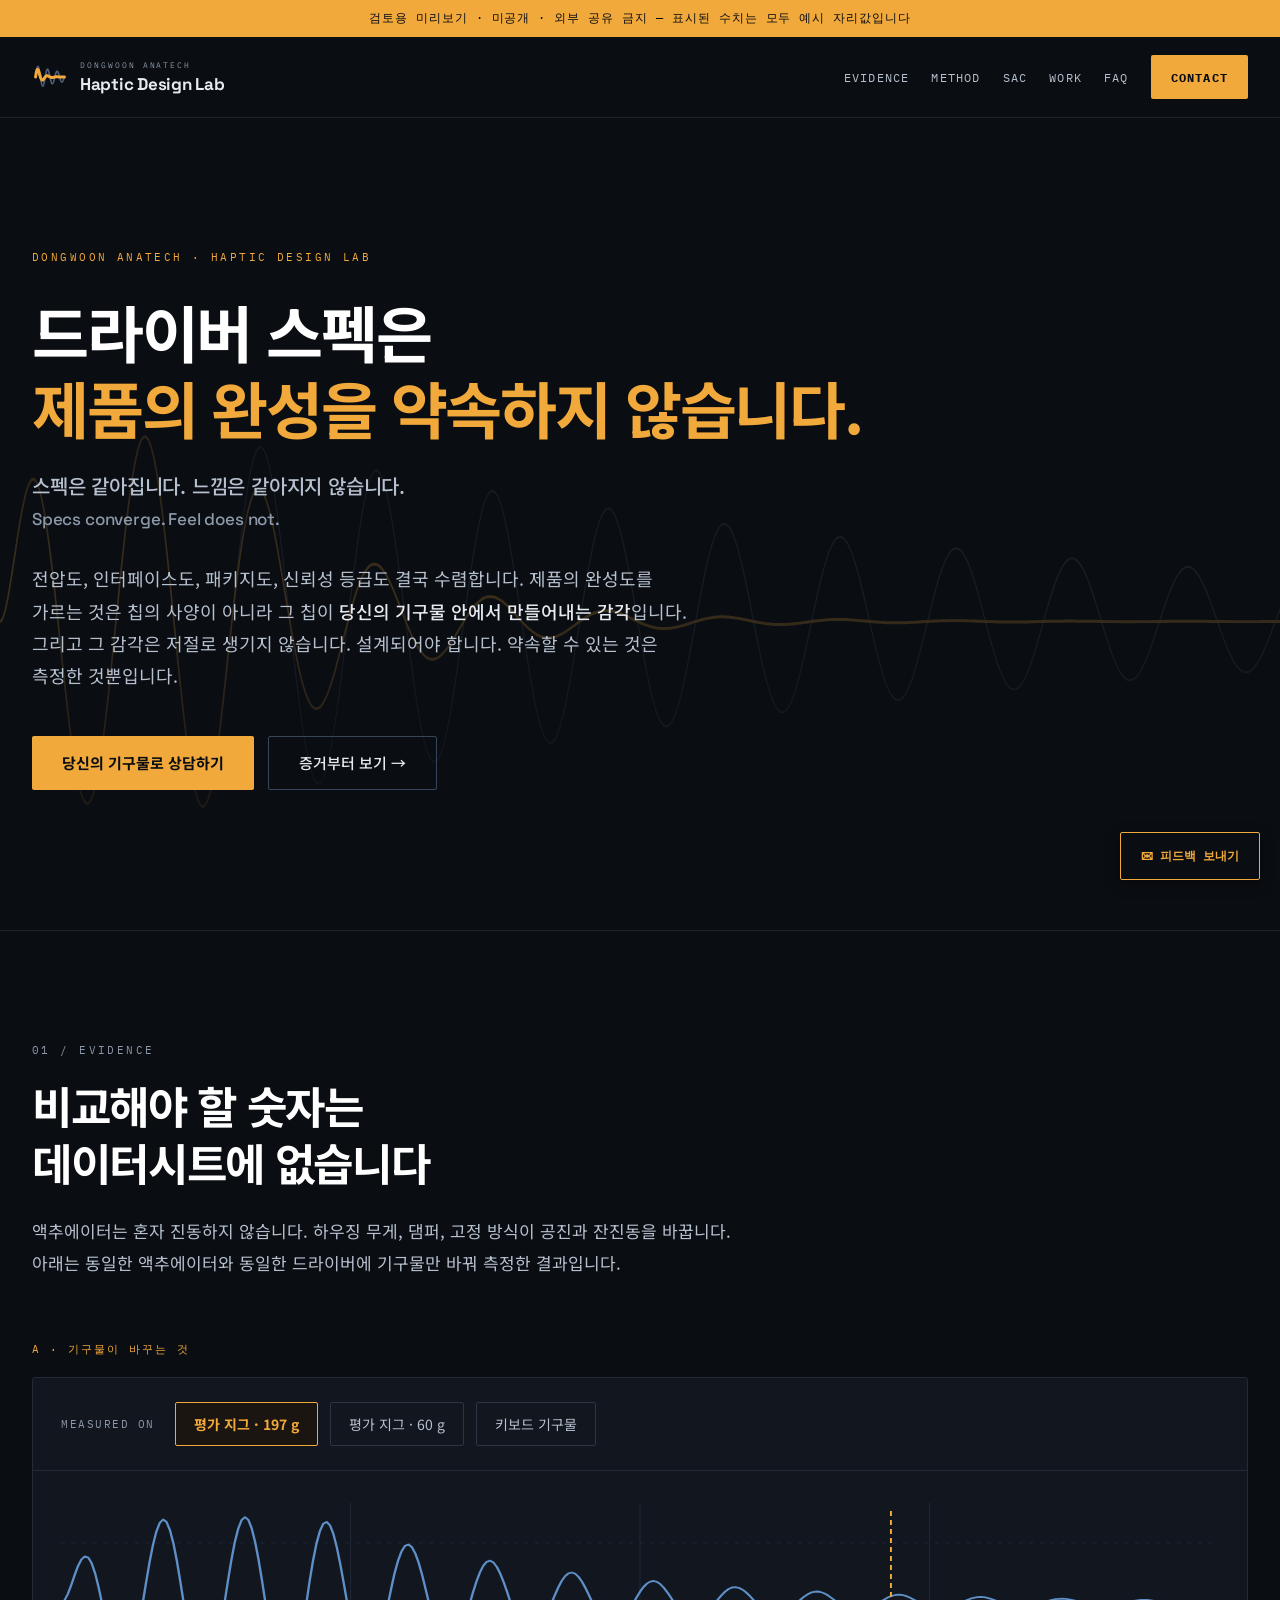
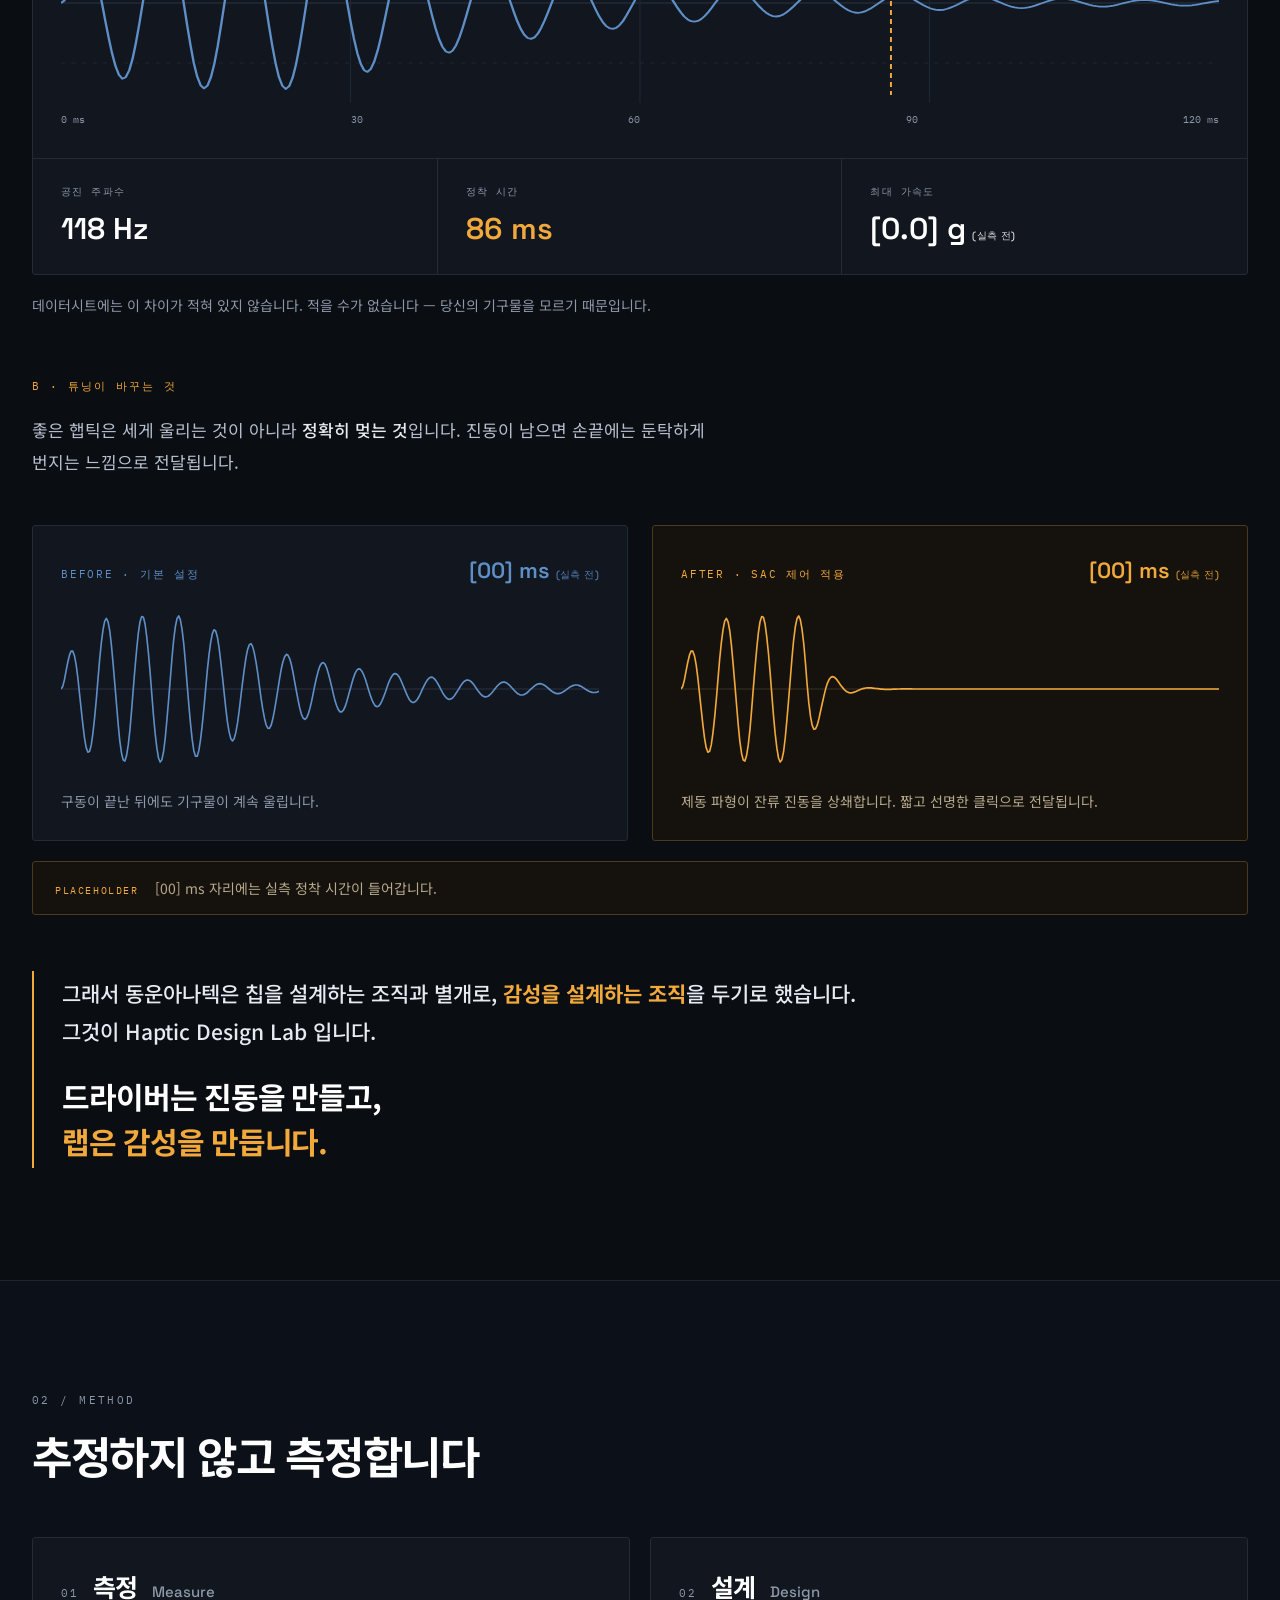
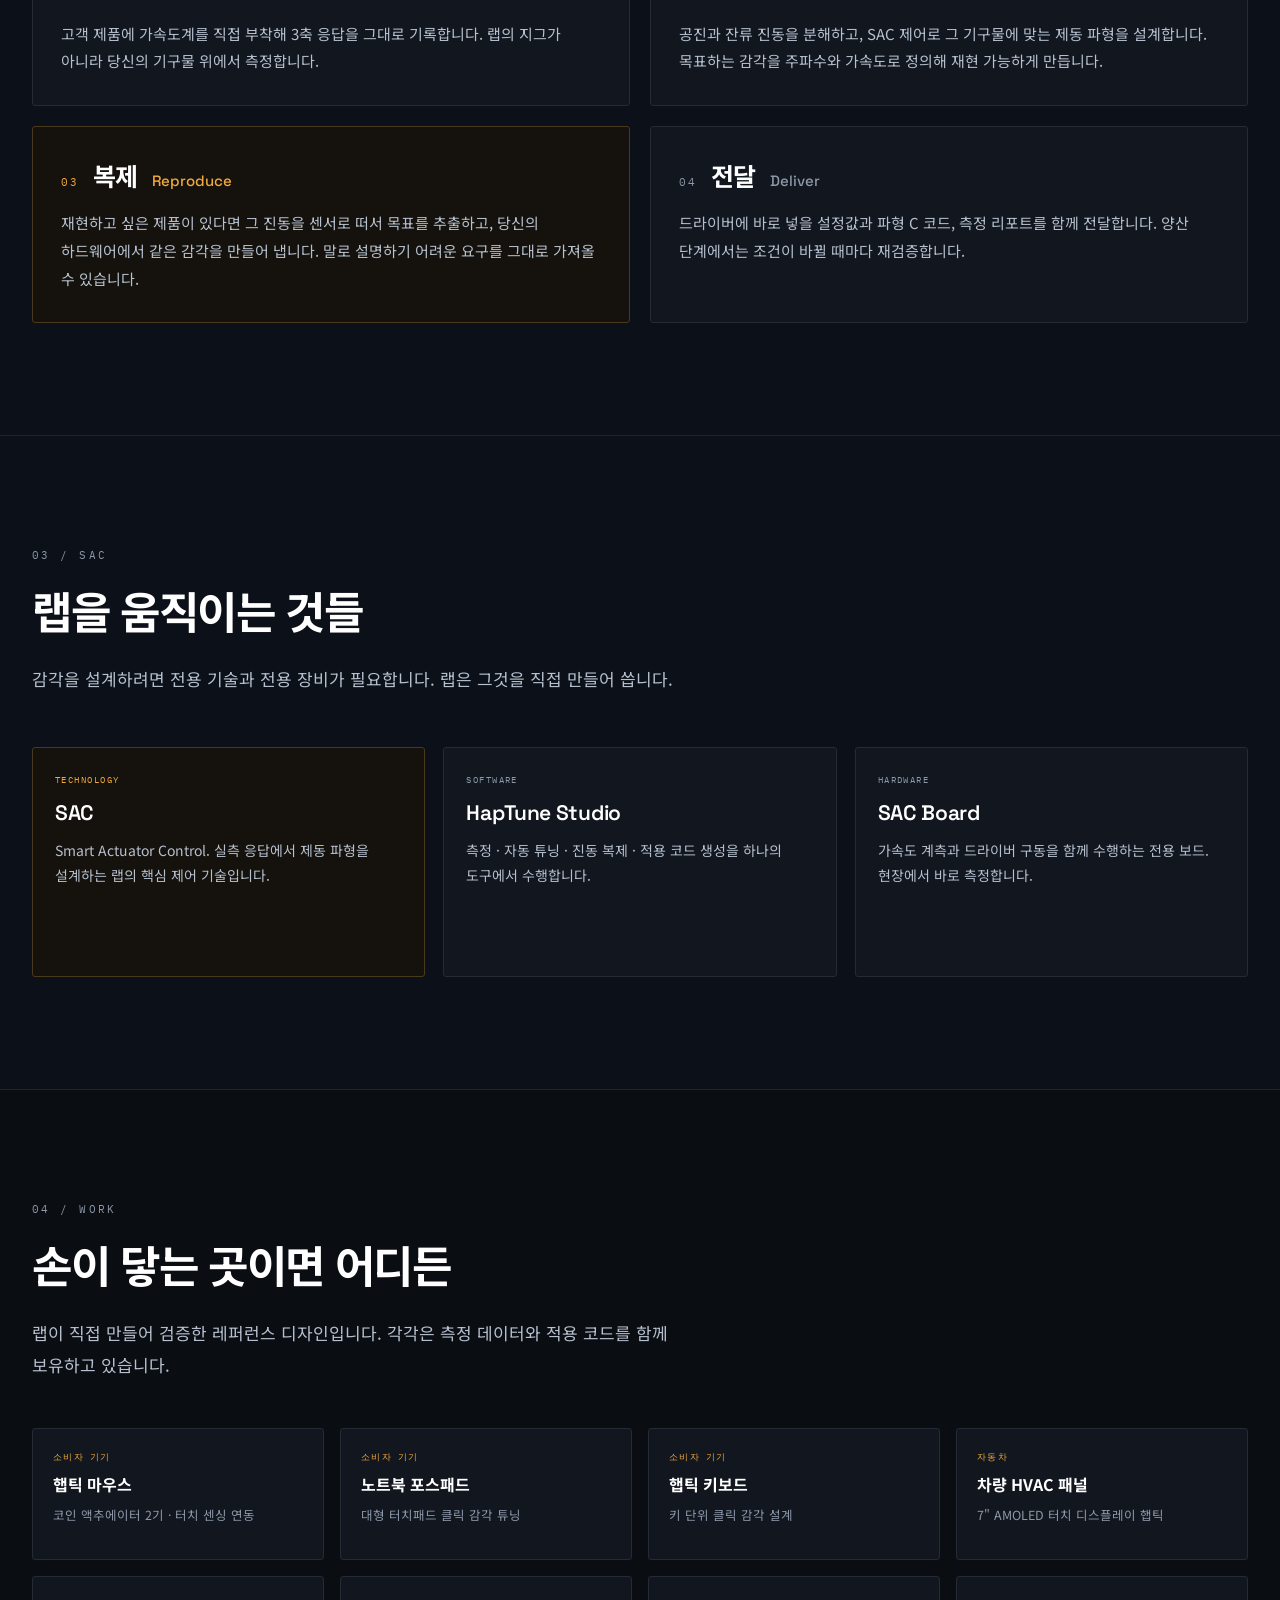
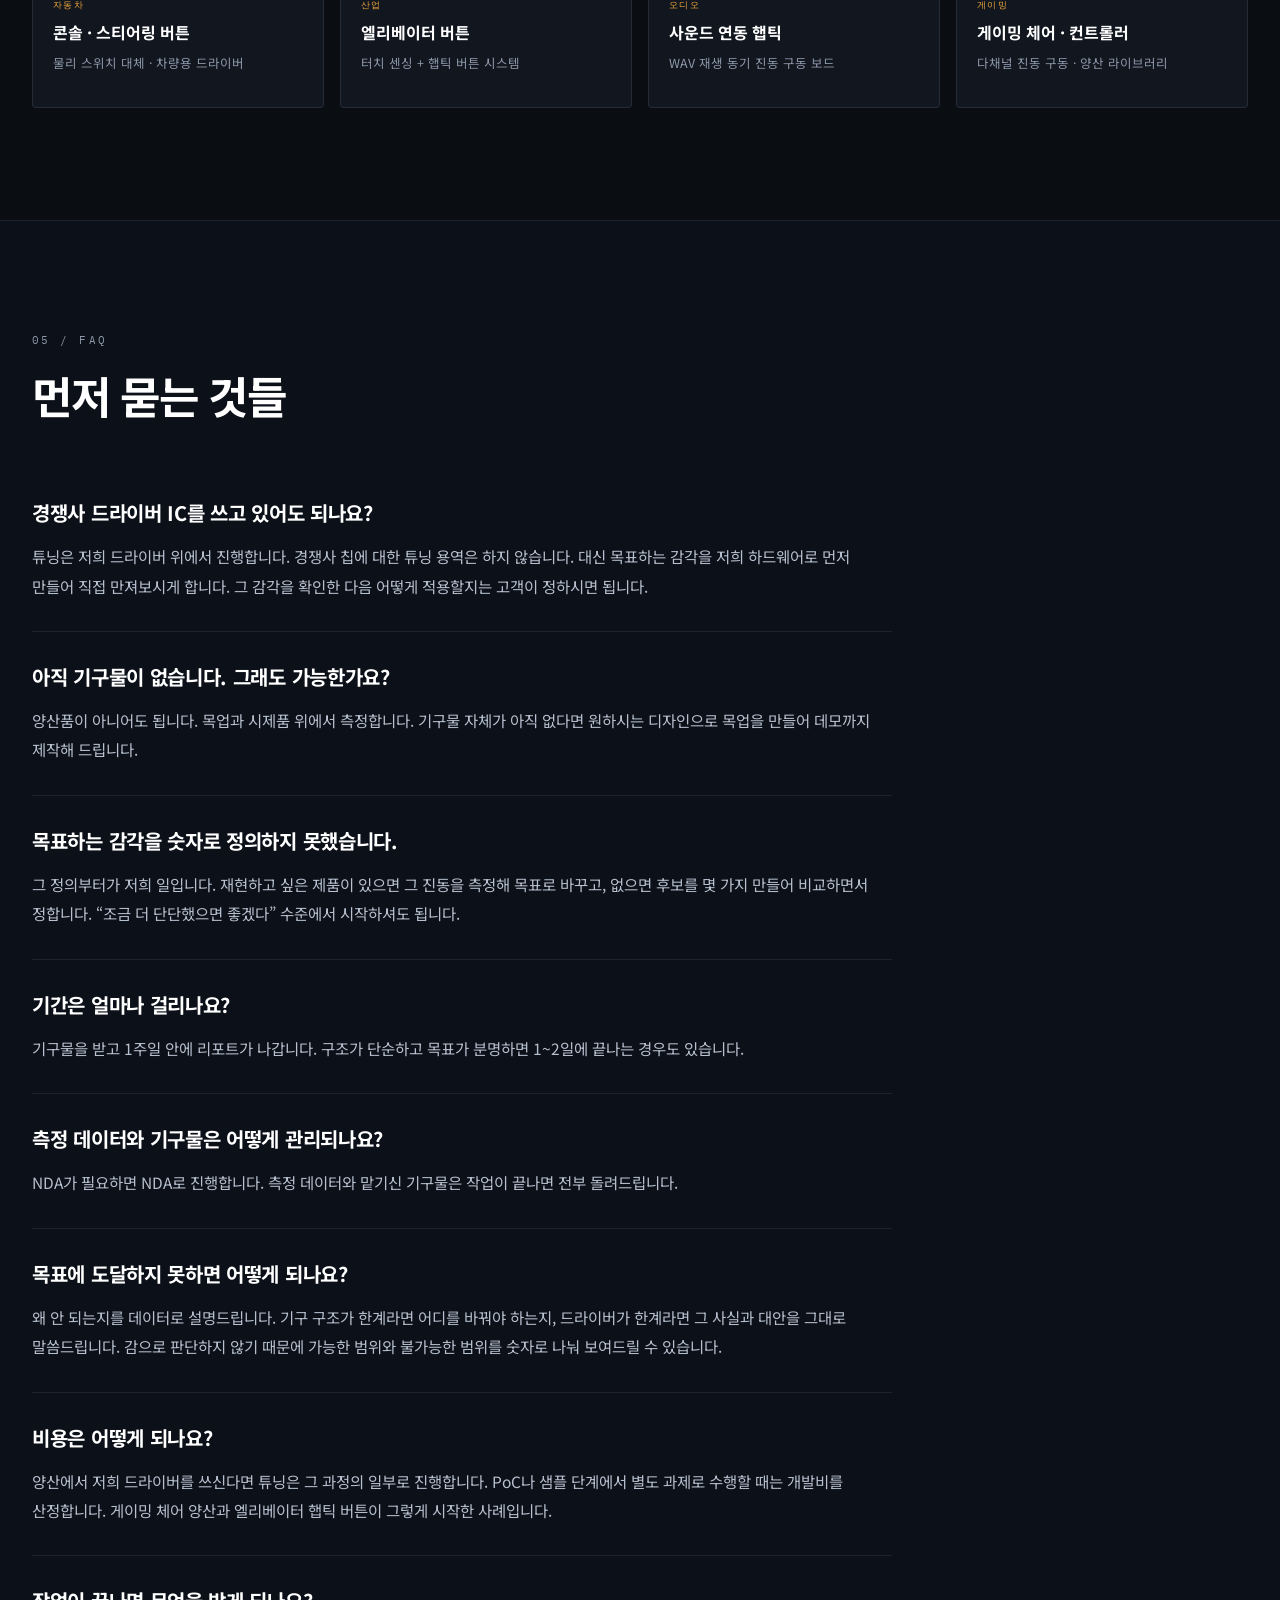
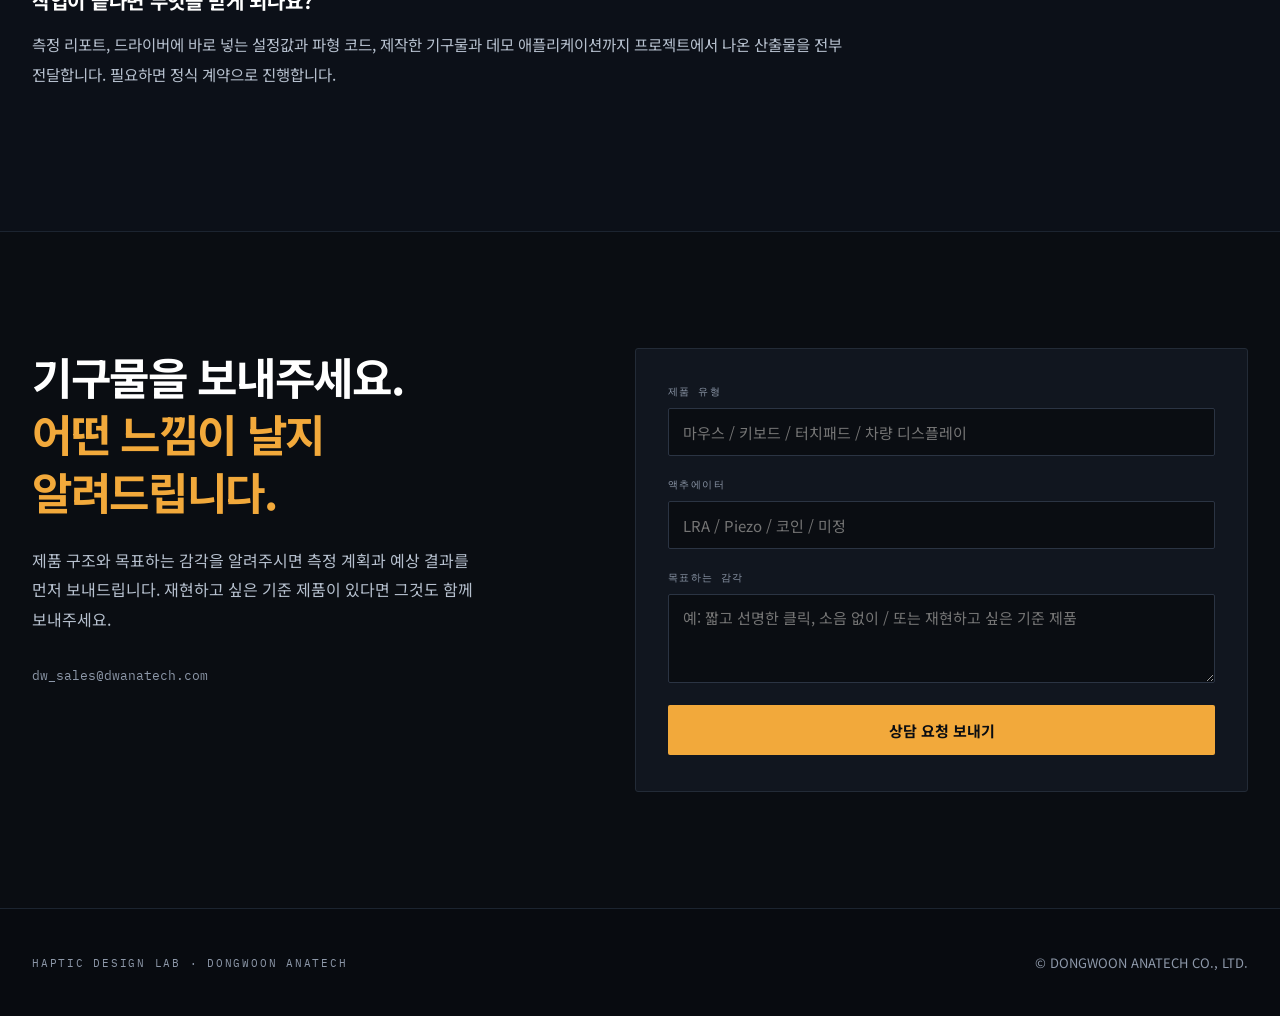
<file: index.html>
<!doctype html>
<html lang="ko">
<head>
<meta charset="utf-8">
<title>Haptic Design Lab — 소개 페이지</title>
<!-- PREVIEW ONLY -->
<meta name="robots" content="noindex,nofollow">
<!-- /PREVIEW ONLY -->
<link rel="stylesheet" href="https://fonts.googleapis.com/css2?family=IBM+Plex+Mono:wght@400;500&amp;family=Noto+Sans+KR:wght@400;500;700&amp;family=Space+Grotesk:wght@500;600;700&amp;display=swap">
<style>
body { margin: 0; background: #0A0D12; color: #E6EBF2; font-family: "Noto Sans KR", system-ui, sans-serif; -webkit-font-smoothing: antialiased; word-break: keep-all; }
a { color: #8FBDF0; }
a:hover { color: #BFD9F7; }
h1, h2, h3 { margin: 0; }
p { margin: 0; }

.preview-banner{background:#F2A93B;color:#0A0D12;font-family:'IBM Plex Mono',monospace;font-size:12px;letter-spacing:.08em;padding:10px 20px;display:flex;flex-wrap:wrap;gap:8px 16px;align-items:center;justify-content:center;text-align:center}
.preview-feedback{position:fixed;right:20px;bottom:20px;z-index:999;display:inline-flex;align-items:center;min-height:46px;padding:0 20px;border-radius:2px;background:#0A0D12;color:#F2A93B;border:1px solid #F2A93B;font-family:'IBM Plex Mono',monospace;font-size:12px;font-weight:700;text-decoration:none;box-shadow:0 4px 14px rgba(0,0,0,.4)}
.unmeasured{font-size:10px;font-weight:500;letter-spacing:.04em;opacity:.85;margin-left:6px}

</style>
</head>
<body>
<!-- PREVIEW ONLY -->
<div class="preview-banner">검토용 미리보기 · 미공개 · 외부 공유 금지 — 표시된 수치는 모두 예시 자리값입니다</div>
<a class="preview-feedback" href="mailto:magi8051@naver.com?subject=%5BHaptic%20Design%20Lab%20%EB%AF%B8%EB%A6%AC%EB%B3%B4%EA%B8%B0%5D%20Main%20%ED%94%BC%EB%93%9C%EB%B0%B1&body=%EC%84%B9%EC%85%98%20%EB%B2%88%ED%98%B8%3A%20%0A%ED%94%BC%EB%93%9C%EB%B0%B1%3A%20%0A">✉ 피드백 보내기</a>
<!-- /PREVIEW ONLY -->

<div style="width: 100%; background: #0A0D12; overflow-x: hidden">

  <!-- ============ NAV ============ -->
  <header style="border-bottom: 1px solid #1C2430; background: #0A0D12">
    <div style="max-width: 1240px; margin: 0 auto; padding: 18px 32px; display: flex; flex-wrap: wrap; align-items: center; gap: 18px 32px">
      <a href="#top" style="text-decoration: none; display: flex; align-items: center; gap: 12px">
        <svg viewBox="0 0 120 120" width="36" height="36" aria-hidden="true" style="display: block; color: #F2A93B; flex: none">
          <path d="M 12.00 60.00 L 12.37 57.26 L 12.74 54.55 L 13.11 51.89 L 13.48 49.28 L 13.85 46.76 L 14.22 44.32 L 14.58 41.98 L 14.95 39.75 L 15.32 37.64 L 15.69 35.67 L 16.06 33.83 L 16.43 32.15 L 16.80 30.62 L 17.17 29.26 L 17.54 28.07 L 17.91 27.06 L 18.28 26.22 L 18.65 25.57 L 19.02 25.10 L 19.38 24.82 L 19.75 24.73 L 20.12 24.82 L 20.49 25.10 L 20.86 25.56 L 21.23 26.19 L 21.60 27.00 L 21.97 27.98 L 22.34 29.11 L 22.71 30.40 L 23.08 31.84 L 23.45 33.42 L 23.82 35.12 L 24.18 36.94 L 24.55 38.87 L 24.92 40.90 L 25.29 43.01 L 25.66 45.20 L 26.03 47.45 L 26.40 49.75 L 26.77 52.09 L 27.14 54.46 L 27.51 56.83 L 27.88 59.21 L 28.25 61.57 L 28.62 63.91 L 28.98 66.22 L 29.35 68.47 L 29.72 70.66 L 30.09 72.79 L 30.46 74.83 L 30.83 76.78 L 31.20 78.62 L 31.57 80.36 L 31.94 81.98 L 32.31 83.47 L 32.68 84.82 L 33.05 86.04 L 33.42 87.11 L 33.78 88.04 L 34.15 88.81 L 34.52 89.42 L 34.89 89.87 L 35.26 90.17 L 35.63 90.30 L 36.00 90.27 L 36.37 90.09 L 36.74 89.75 L 37.11 89.25 L 37.48 88.61 L 37.85 87.82 L 38.22 86.89 L 38.58 85.82 L 38.95 84.63 L 39.32 83.31 L 39.69 81.88 L 40.06 80.35 L 40.43 78.72 L 40.80 77.00 L 41.17 75.21 L 41.54 73.35 L 41.91 71.43 L 42.28 69.47 L 42.65 67.47 L 43.02 65.44 L 43.38 63.40 L 43.75 61.36 L 44.12 59.32 L 44.49 57.30 L 44.86 55.31 L 45.23 53.36 L 45.60 51.46 L 45.97 49.61 L 46.34 47.83 L 46.71 46.13 L 47.08 44.51 L 47.45 42.99 L 47.82 41.56 L 48.18 40.25 L 48.55 39.04 L 48.92 37.95 L 49.29 36.99 L 49.66 36.15 L 50.03 35.45 L 50.40 34.88 L 50.77 34.44 L 51.14 34.14 L 51.51 33.98 L 51.88 33.96 L 52.25 34.07 L 52.62 34.32 L 52.98 34.70 L 53.35 35.22 L 53.72 35.85 L 54.09 36.61 L 54.46 37.49 L 54.83 38.48 L 55.20 39.58 L 55.57 40.77 L 55.94 42.06 L 56.31 43.44 L 56.68 44.89 L 57.05 46.41 L 57.42 47.99 L 57.78 49.62 L 58.15 51.30 L 58.52 53.01 L 58.89 54.74 L 59.26 56.49 L 59.63 58.25 L 60.00 60.00 L 60.37 61.74 L 60.74 63.46 L 61.11 65.15 L 61.48 66.80 L 61.85 68.40 L 62.22 69.95 L 62.58 71.44 L 62.95 72.85 L 63.32 74.19 L 63.69 75.44 L 64.06 76.61 L 64.43 77.68 L 64.80 78.65 L 65.17 79.51 L 65.54 80.27 L 65.91 80.91 L 66.28 81.44 L 66.65 81.85 L 67.02 82.15 L 67.38 82.33 L 67.75 82.39 L 68.12 82.33 L 68.49 82.15 L 68.86 81.86 L 69.23 81.46 L 69.60 80.95 L 69.97 80.33 L 70.34 79.61 L 70.71 78.79 L 71.08 77.87 L 71.45 76.87 L 71.82 75.79 L 72.18 74.64 L 72.55 73.41 L 72.92 72.12 L 73.29 70.78 L 73.66 69.39 L 74.03 67.96 L 74.40 66.50 L 74.77 65.02 L 75.14 63.52 L 75.51 62.01 L 75.88 60.50 L 76.25 59.00 L 76.62 57.52 L 76.98 56.05 L 77.35 54.62 L 77.72 53.23 L 78.09 51.88 L 78.46 50.59 L 78.83 49.35 L 79.20 48.18 L 79.57 47.08 L 79.94 46.05 L 80.31 45.10 L 80.68 44.24 L 81.05 43.47 L 81.42 42.79 L 81.78 42.20 L 82.15 41.72 L 82.52 41.33 L 82.89 41.04 L 83.26 40.85 L 83.63 40.77 L 84.00 40.78 L 84.37 40.90 L 84.74 41.12 L 85.11 41.43 L 85.48 41.84 L 85.85 42.34 L 86.22 42.93 L 86.58 43.61 L 86.95 44.37 L 87.32 45.20 L 87.69 46.11 L 88.06 47.08 L 88.43 48.12 L 88.80 49.21 L 89.17 50.34 L 89.54 51.53 L 89.91 52.74 L 90.28 53.99 L 90.65 55.26 L 91.02 56.55 L 91.38 57.84 L 91.75 59.14 L 92.12 60.43 L 92.49 61.71 L 92.86 62.97 L 93.23 64.21 L 93.60 65.42 L 93.97 66.59 L 94.34 67.72 L 94.71 68.80 L 95.08 69.83 L 95.45 70.80 L 95.82 71.70 L 96.18 72.54 L 96.55 73.30 L 96.92 73.99 L 97.29 74.60 L 97.66 75.14 L 98.03 75.58 L 98.40 75.95 L 98.77 76.22 L 99.14 76.41 L 99.51 76.51 L 99.88 76.53 L 100.25 76.46 L 100.62 76.30 L 100.98 76.06 L 101.35 75.73 L 101.72 75.33 L 102.09 74.84 L 102.46 74.29 L 102.83 73.66 L 103.20 72.96 L 103.57 72.20 L 103.94 71.39 L 104.31 70.51 L 104.68 69.59 L 105.05 68.63 L 105.42 67.62 L 105.78 66.59 L 106.15 65.52 L 106.52 64.44 L 106.89 63.34 L 107.26 62.23 L 107.63 61.11 L 108.00 60.00" fill="none" stroke="#51607A" stroke-width="5.5" stroke-linecap="round" stroke-linejoin="round"></path>
          <path d="M 12.00 60.00 L 12.37 57.30 L 12.74 54.73 L 13.11 52.30 L 13.48 50.00 L 13.85 47.86 L 14.22 45.86 L 14.58 44.03 L 14.95 42.37 L 15.32 40.87 L 15.69 39.53 L 16.06 38.37 L 16.43 37.37 L 16.80 36.54 L 17.17 35.87 L 17.54 35.37 L 17.91 35.02 L 18.28 34.83 L 18.65 34.78 L 19.02 34.88 L 19.38 35.11 L 19.75 35.47 L 20.12 35.96 L 20.49 36.55 L 20.86 37.26 L 21.23 38.06 L 21.60 38.95 L 21.97 39.92 L 22.34 40.97 L 22.71 42.08 L 23.08 43.24 L 23.45 44.45 L 23.82 45.69 L 24.18 46.97 L 24.55 48.26 L 24.92 49.57 L 25.29 50.89 L 25.66 52.20 L 26.03 53.50 L 26.40 54.78 L 26.77 56.04 L 27.14 57.27 L 27.51 58.47 L 27.88 59.62 L 28.25 60.74 L 28.62 61.80 L 28.98 62.81 L 29.35 63.76 L 29.72 64.65 L 30.09 65.48 L 30.46 66.24 L 30.83 66.94 L 31.20 67.58 L 31.57 68.14 L 31.94 68.64 L 32.31 69.07 L 32.68 69.43 L 33.05 69.72 L 33.42 69.94 L 33.78 70.11 L 34.15 70.21 L 34.52 70.24 L 34.89 70.22 L 35.26 70.15 L 35.63 70.02 L 36.00 69.84 L 36.37 69.61 L 36.74 69.34 L 37.11 69.03 L 37.48 68.67 L 37.85 68.29 L 38.22 67.88 L 38.58 67.43 L 38.95 66.97 L 39.32 66.48 L 39.69 65.98 L 40.06 65.47 L 40.43 64.94 L 40.80 64.41 L 41.17 63.88 L 41.54 63.35 L 41.91 62.82 L 42.28 62.29 L 42.65 61.78 L 43.02 61.27 L 43.38 60.78 L 43.75 60.31 L 44.12 59.85 L 44.49 59.41 L 44.86 58.99 L 45.23 58.60 L 45.60 58.23 L 45.97 57.88 L 46.34 57.56 L 46.71 57.27 L 47.08 57.00 L 47.45 56.77 L 47.82 56.56 L 48.18 56.37 L 48.55 56.22 L 48.92 56.09 L 49.29 55.99 L 49.66 55.91 L 50.03 55.86 L 50.40 55.84 L 50.77 55.84 L 51.14 55.87 L 51.51 55.91 L 51.88 55.98 L 52.25 56.06 L 52.62 56.17 L 52.98 56.29 L 53.35 56.43 L 53.72 56.58 L 54.09 56.74 L 54.46 56.92 L 54.83 57.11 L 55.20 57.30 L 55.57 57.50 L 55.94 57.71 L 56.31 57.92 L 56.68 58.14 L 57.05 58.35 L 57.42 58.57 L 57.78 58.78 L 58.15 59.00 L 58.52 59.21 L 58.89 59.42 L 59.26 59.62 L 59.63 59.81 L 60.00 60.00 L 60.37 60.18 L 60.74 60.35 L 61.11 60.52 L 61.48 60.67 L 61.85 60.81 L 62.22 60.95 L 62.58 61.07 L 62.95 61.18 L 63.32 61.28 L 63.69 61.37 L 64.06 61.45 L 64.43 61.52 L 64.80 61.57 L 65.17 61.62 L 65.54 61.65 L 65.91 61.67 L 66.28 61.69 L 66.65 61.69 L 67.02 61.68 L 67.38 61.67 L 67.75 61.64 L 68.12 61.61 L 68.49 61.57 L 68.86 61.52 L 69.23 61.47 L 69.60 61.41 L 69.97 61.35 L 70.34 61.28 L 70.71 61.20 L 71.08 61.12 L 71.45 61.04 L 71.82 60.96 L 72.18 60.87 L 72.55 60.79 L 72.92 60.70 L 73.29 60.61 L 73.66 60.52 L 74.03 60.44 L 74.40 60.35 L 74.77 60.27 L 75.14 60.18 L 75.51 60.10 L 75.88 60.03 L 76.25 59.95 L 76.62 59.88 L 76.98 59.81 L 77.35 59.75 L 77.72 59.69 L 78.09 59.63 L 78.46 59.58 L 78.83 59.53 L 79.20 59.49 L 79.57 59.45 L 79.94 59.42 L 80.31 59.39 L 80.68 59.37 L 81.05 59.35 L 81.42 59.33 L 81.78 59.32 L 82.15 59.32 L 82.52 59.31 L 82.89 59.31 L 83.26 59.32 L 83.63 59.33 L 84.00 59.34 L 84.37 59.36 L 84.74 59.37 L 85.11 59.40 L 85.48 59.42 L 85.85 59.44 L 86.22 59.47 L 86.58 59.50 L 86.95 59.53 L 87.32 59.57 L 87.69 59.60 L 88.06 59.63 L 88.43 59.67 L 88.80 59.70 L 89.17 59.74 L 89.54 59.78 L 89.91 59.81 L 90.28 59.85 L 90.65 59.88 L 91.02 59.91 L 91.38 59.95 L 91.75 59.98 L 92.12 60.01 L 92.49 60.04 L 92.86 60.07 L 93.23 60.09 L 93.60 60.12 L 93.97 60.14 L 94.34 60.16 L 94.71 60.18 L 95.08 60.20 L 95.45 60.22 L 95.82 60.23 L 96.18 60.24 L 96.55 60.25 L 96.92 60.26 L 97.29 60.27 L 97.66 60.27 L 98.03 60.28 L 98.40 60.28 L 98.77 60.28 L 99.14 60.28 L 99.51 60.27 L 99.88 60.27 L 100.25 60.26 L 100.62 60.26 L 100.98 60.25 L 101.35 60.24 L 101.72 60.23 L 102.09 60.22 L 102.46 60.21 L 102.83 60.19 L 103.20 60.18 L 103.57 60.17 L 103.94 60.15 L 104.31 60.14 L 104.68 60.12 L 105.05 60.11 L 105.42 60.10 L 105.78 60.08 L 106.15 60.07 L 106.52 60.05 L 106.89 60.04 L 107.26 60.03 L 107.63 60.01 L 108.00 60.00" fill="none" stroke="currentColor" stroke-width="10" stroke-linecap="round" stroke-linejoin="round"></path>
        </svg>
        <span style="display: flex; flex-direction: column; gap: 3px">
          <span style="font-family: 'IBM Plex Mono', monospace; font-size: 7.5px; letter-spacing: 0.26em; color: #8D98A9">DONGWOON ANATECH</span>
          <span style="font-family: 'Space Grotesk', sans-serif; font-size: 17px; font-weight: 700; letter-spacing: -0.015em; color: #E6EBF2">Haptic Design Lab</span>
        </span>
      </a>
      <nav style="display: flex; flex-wrap: wrap; align-items: center; gap: 22px; margin-left: auto">
        <a href="#evidence" style="font-family: 'IBM Plex Mono', monospace; font-size: 12px; letter-spacing: 0.1em; color: #B6C0CE; text-decoration: none">EVIDENCE</a>
        <a href="#method" style="font-family: 'IBM Plex Mono', monospace; font-size: 12px; letter-spacing: 0.1em; color: #B6C0CE; text-decoration: none">METHOD</a>
        <a href="#eco" style="font-family: 'IBM Plex Mono', monospace; font-size: 12px; letter-spacing: 0.1em; color: #B6C0CE; text-decoration: none">SAC</a>
        <a href="#work" style="font-family: 'IBM Plex Mono', monospace; font-size: 12px; letter-spacing: 0.1em; color: #B6C0CE; text-decoration: none">WORK</a>
        <a href="#faq" style="font-family: 'IBM Plex Mono', monospace; font-size: 12px; letter-spacing: 0.1em; color: #B6C0CE; text-decoration: none">FAQ</a>
        <a href="#contact" style="display: inline-flex; align-items: center; min-height: 44px; padding: 0 20px; border-radius: 2px; background: #F2A93B; color: #0A0D12; font-family: 'IBM Plex Mono', monospace; font-size: 12px; font-weight: 700; letter-spacing: 0.1em; text-decoration: none">CONTACT</a>
      </nav>
    </div>
  </header>

  <!-- ============ HERO ============ -->
  <section id="top" style="position: relative; border-bottom: 1px solid #1C2430">
    <div aria-hidden="true" style="position: absolute; inset: 0; overflow: hidden; pointer-events: none">
      <svg viewBox="0 0 1600 420" preserveAspectRatio="none" style="position: absolute; left: 0; bottom: 0; width: 100%; height: 76%; opacity: 0.42">
        <path d="M 0.0 210.0 L 1.8 209.4 L 3.6 207.6 L 5.3 204.8 L 7.1 201.1 L 8.9 196.6 L 10.7 191.5 L 12.4 185.9 L 14.2 179.9 L 16.0 173.7 L 17.8 167.3 L 19.6 160.9 L 21.3 154.6 L 23.1 148.5 L 24.9 142.6 L 26.7 137.1 L 28.4 132.0 L 30.2 127.5 L 32.0 123.4 L 33.8 120.0 L 35.6 117.3 L 37.3 115.2 L 39.1 113.8 L 40.9 113.2 L 42.7 113.3 L 44.4 114.2 L 46.2 115.8 L 48.0 118.2 L 49.8 121.3 L 51.6 125.1 L 53.3 129.6 L 55.1 134.8 L 56.9 140.6 L 58.7 146.9 L 60.4 153.8 L 62.2 161.1 L 64.0 168.9 L 65.8 177.0 L 67.6 185.5 L 69.3 194.2 L 71.1 203.1 L 72.9 212.2 L 74.7 221.3 L 76.4 230.4 L 78.2 239.5 L 80.0 248.4 L 81.8 257.2 L 83.6 265.7 L 85.3 274.0 L 87.1 281.9 L 88.9 289.4 L 90.7 296.4 L 92.4 303.0 L 94.2 309.0 L 96.0 314.5 L 97.8 319.3 L 99.6 323.5 L 101.3 327.0 L 103.1 329.8 L 104.9 331.9 L 106.7 333.2 L 108.4 333.8 L 110.2 333.7 L 112.0 332.8 L 113.8 331.2 L 115.6 328.9 L 117.3 325.8 L 119.1 322.1 L 120.9 317.6 L 122.7 312.5 L 124.4 306.8 L 126.2 300.5 L 128.0 293.7 L 129.8 286.3 L 131.6 278.5 L 133.3 270.3 L 135.1 261.7 L 136.9 252.8 L 138.7 243.6 L 140.4 234.2 L 142.2 224.7 L 144.0 215.0 L 145.8 205.4 L 147.6 195.7 L 149.3 186.2 L 151.1 176.7 L 152.9 167.5 L 154.7 158.5 L 156.4 149.8 L 158.2 141.5 L 160.0 133.6 L 161.8 126.1 L 163.6 119.1 L 165.3 112.7 L 167.1 106.9 L 168.9 101.6 L 170.7 97.0 L 172.4 93.1 L 174.2 89.8 L 176.0 87.3 L 177.8 85.5 L 179.6 84.5 L 181.3 84.1 L 183.1 84.6 L 184.9 85.8 L 186.7 87.7 L 188.4 90.3 L 190.2 93.7 L 192.0 97.7 L 193.8 102.5 L 195.6 107.8 L 197.3 113.8 L 199.1 120.3 L 200.9 127.4 L 202.7 135.0 L 204.4 143.0 L 206.2 151.4 L 208.0 160.1 L 209.8 169.2 L 211.6 178.5 L 213.3 188.0 L 215.1 197.6 L 216.9 207.3 L 218.7 217.0 L 220.4 226.6 L 222.2 236.2 L 224.0 245.6 L 225.8 254.8 L 227.6 263.7 L 229.3 272.3 L 231.1 280.6 L 232.9 288.4 L 234.7 295.8 L 236.4 302.6 L 238.2 308.9 L 240.0 314.6 L 241.8 319.7 L 243.6 324.2 L 245.3 327.9 L 247.1 331.0 L 248.9 333.3 L 250.7 335.0 L 252.4 335.8 L 254.2 335.9 L 256.0 335.3 L 257.8 334.0 L 259.6 331.8 L 261.3 329.0 L 263.1 325.5 L 264.9 321.3 L 266.7 316.4 L 268.4 310.7 L 270.2 304.4 L 272.0 297.6 L 273.8 290.3 L 275.6 282.6 L 277.3 274.4 L 279.1 265.9 L 280.9 257.1 L 282.7 248.0 L 284.4 238.8 L 286.2 229.4 L 288.0 219.9 L 289.8 210.4 L 291.6 200.9 L 293.3 191.6 L 295.1 182.3 L 296.9 173.3 L 298.7 164.5 L 300.4 156.0 L 302.2 147.9 L 304.0 140.1 L 305.8 132.8 L 307.6 126.0 L 309.3 119.7 L 311.1 114.0 L 312.9 108.9 L 314.7 104.3 L 316.4 100.4 L 318.2 97.2 L 320.0 94.7 L 321.8 92.8 L 323.6 91.7 L 325.3 91.2 L 327.1 91.5 L 328.9 92.5 L 330.7 94.1 L 332.4 96.5 L 334.2 99.5 L 336.0 103.1 L 337.8 107.4 L 339.6 112.3 L 341.3 117.7 L 343.1 123.6 L 344.9 130.1 L 346.7 137.0 L 348.4 144.3 L 350.2 152.0 L 352.0 160.0 L 353.8 168.2 L 355.6 176.7 L 357.3 185.3 L 359.1 194.1 L 360.9 202.9 L 362.7 211.7 L 364.4 220.5 L 366.2 229.2 L 368.0 237.8 L 369.8 246.1 L 371.6 254.2 L 373.3 262.0 L 375.1 269.5 L 376.9 276.6 L 378.7 283.3 L 380.4 289.5 L 382.2 295.3 L 384.0 300.5 L 385.8 305.1 L 387.6 309.2 L 389.3 312.7 L 391.1 315.5 L 392.9 317.7 L 394.7 319.3 L 396.4 320.2 L 398.2 320.5 L 400.0 320.1 L 401.8 319.0 L 403.6 317.3 L 405.3 315.0 L 407.1 312.0 L 408.9 308.5 L 410.7 304.4 L 412.4 299.7 L 414.2 294.6 L 416.0 288.9 L 417.8 282.8 L 419.6 276.3 L 421.3 269.4 L 423.1 262.2 L 424.9 254.7 L 426.7 247.0 L 428.4 239.1 L 430.2 231.0 L 432.0 222.9 L 433.8 214.6 L 435.6 206.4 L 437.3 198.3 L 439.1 190.2 L 440.9 182.3 L 442.7 174.6 L 444.4 167.1 L 446.2 159.9 L 448.0 153.0 L 449.8 146.5 L 451.6 140.4 L 453.3 134.7 L 455.1 129.5 L 456.9 124.8 L 458.7 120.6 L 460.4 116.9 L 462.2 113.8 L 464.0 111.3 L 465.8 109.4 L 467.6 108.1 L 469.3 107.4 L 471.1 107.3 L 472.9 107.8 L 474.7 108.9 L 476.4 110.7 L 478.2 113.0 L 480.0 115.8 L 481.8 119.3 L 483.6 123.2 L 485.3 127.6 L 487.1 132.6 L 488.9 137.9 L 490.7 143.7 L 492.4 149.8 L 494.2 156.3 L 496.0 163.1 L 497.8 170.1 L 499.6 177.3 L 501.3 184.7 L 503.1 192.3 L 504.9 199.9 L 506.7 207.5 L 508.4 215.1 L 510.2 222.7 L 512.0 230.2 L 513.8 237.5 L 515.6 244.6 L 517.3 251.5 L 519.1 258.2 L 520.9 264.5 L 522.7 270.5 L 524.4 276.1 L 526.2 281.2 L 528.0 286.0 L 529.8 290.3 L 531.6 294.0 L 533.3 297.3 L 535.1 300.1 L 536.9 302.3 L 538.7 303.9 L 540.4 305.0 L 542.2 305.5 L 544.0 305.5 L 545.8 304.8 L 547.6 303.7 L 549.3 301.9 L 551.1 299.7 L 552.9 296.9 L 554.7 293.6 L 556.4 289.8 L 558.2 285.5 L 560.0 280.9 L 561.8 275.8 L 563.6 270.3 L 565.3 264.6 L 567.1 258.5 L 568.9 252.1 L 570.7 245.5 L 572.4 238.8 L 574.2 231.8 L 576.0 224.8 L 577.8 217.7 L 579.6 210.6 L 581.3 203.5 L 583.1 196.5 L 584.9 189.6 L 586.7 182.8 L 588.4 176.2 L 590.2 169.9 L 592.0 163.8 L 593.8 158.0 L 595.6 152.5 L 597.3 147.4 L 599.1 142.6 L 600.9 138.3 L 602.7 134.5 L 604.4 131.1 L 606.2 128.1 L 608.0 125.7 L 609.8 123.8 L 611.6 122.4 L 613.3 121.5 L 615.1 121.1 L 616.9 121.3 L 618.7 122.0 L 620.4 123.2 L 622.2 125.0 L 624.0 127.2 L 625.8 129.9 L 627.6 133.1 L 629.3 136.7 L 631.1 140.7 L 632.9 145.2 L 634.7 150.0 L 636.4 155.1 L 638.2 160.6 L 640.0 166.3 L 641.8 172.3 L 643.6 178.5 L 645.3 184.8 L 647.1 191.2 L 648.9 197.8 L 650.7 204.4 L 652.4 211.0 L 654.2 217.6 L 656.0 224.1 L 657.8 230.5 L 659.6 236.8 L 661.3 242.8 L 663.1 248.7 L 664.9 254.3 L 666.7 259.6 L 668.4 264.7 L 670.2 269.3 L 672.0 273.6 L 673.8 277.6 L 675.6 281.1 L 677.3 284.1 L 679.1 286.7 L 680.9 288.9 L 682.7 290.6 L 684.4 291.8 L 686.2 292.5 L 688.0 292.7 L 689.8 292.4 L 691.6 291.6 L 693.3 290.4 L 695.1 288.6 L 696.9 286.5 L 698.7 283.8 L 700.4 280.8 L 702.2 277.3 L 704.0 273.5 L 705.8 269.3 L 707.6 264.7 L 709.3 259.8 L 711.1 254.7 L 712.9 249.3 L 714.7 243.7 L 716.4 237.9 L 718.2 232.0 L 720.0 226.0 L 721.8 219.9 L 723.6 213.7 L 725.3 207.6 L 727.1 201.5 L 728.9 195.5 L 730.7 189.5 L 732.4 183.7 L 734.2 178.1 L 736.0 172.7 L 737.8 167.6 L 739.6 162.7 L 741.3 158.1 L 743.1 153.8 L 744.9 149.9 L 746.7 146.4 L 748.4 143.2 L 750.2 140.4 L 752.0 138.1 L 753.8 136.2 L 755.6 134.8 L 757.3 133.8 L 759.1 133.2 L 760.9 133.1 L 762.7 133.5 L 764.4 134.3 L 766.2 135.6 L 768.0 137.3 L 769.8 139.4 L 771.6 142.0 L 773.3 144.9 L 775.1 148.2 L 776.9 151.9 L 778.7 155.9 L 780.4 160.2 L 782.2 164.8 L 784.0 169.6 L 785.8 174.7 L 787.6 179.9 L 789.3 185.3 L 791.1 190.8 L 792.9 196.5 L 794.7 202.2 L 796.4 207.9 L 798.2 213.6 L 800.0 219.3 L 801.8 224.9 L 803.6 230.3 L 805.3 235.7 L 807.1 240.9 L 808.9 245.8 L 810.7 250.6 L 812.4 255.1 L 814.2 259.3 L 816.0 263.2 L 817.8 266.7 L 819.6 269.9 L 821.3 272.8 L 823.1 275.3 L 824.9 277.3 L 826.7 279.0 L 828.4 280.2 L 830.2 281.1 L 832.0 281.5 L 833.8 281.4 L 835.6 281.0 L 837.3 280.1 L 839.1 278.9 L 840.9 277.2 L 842.7 275.1 L 844.4 272.7 L 846.2 269.8 L 848.0 266.7 L 849.8 263.2 L 851.6 259.4 L 853.3 255.3 L 855.1 251.0 L 856.9 246.5 L 858.7 241.7 L 860.4 236.8 L 862.2 231.7 L 864.0 226.6 L 865.8 221.3 L 867.6 216.0 L 869.3 210.7 L 871.1 205.4 L 872.9 200.1 L 874.7 195.0 L 876.4 189.9 L 878.2 184.9 L 880.0 180.2 L 881.8 175.6 L 883.6 171.2 L 885.3 167.1 L 887.1 163.3 L 888.9 159.7 L 890.7 156.5 L 892.4 153.6 L 894.2 151.0 L 896.0 148.8 L 897.8 147.0 L 899.6 145.5 L 901.3 144.5 L 903.1 143.8 L 904.9 143.5 L 906.7 143.6 L 908.4 144.1 L 910.2 145.0 L 912.0 146.3 L 913.8 147.9 L 915.6 150.0 L 917.3 152.3 L 919.1 155.0 L 920.9 158.0 L 922.7 161.3 L 924.4 164.9 L 926.2 168.8 L 928.0 172.8 L 929.8 177.1 L 931.6 181.6 L 933.3 186.2 L 935.1 190.9 L 936.9 195.8 L 938.7 200.7 L 940.4 205.6 L 942.2 210.5 L 944.0 215.5 L 945.8 220.3 L 947.6 225.1 L 949.3 229.8 L 951.1 234.4 L 952.9 238.8 L 954.7 243.0 L 956.4 247.0 L 958.2 250.7 L 960.0 254.3 L 961.8 257.5 L 963.6 260.4 L 965.3 263.1 L 967.1 265.4 L 968.9 267.3 L 970.7 269.0 L 972.4 270.2 L 974.2 271.1 L 976.0 271.7 L 977.8 271.9 L 979.6 271.7 L 981.3 271.1 L 983.1 270.2 L 984.9 268.9 L 986.7 267.3 L 988.4 265.4 L 990.2 263.1 L 992.0 260.5 L 993.8 257.6 L 995.6 254.5 L 997.3 251.1 L 999.1 247.5 L 1000.9 243.6 L 1002.7 239.6 L 1004.4 235.4 L 1006.2 231.1 L 1008.0 226.7 L 1009.8 222.2 L 1011.6 217.6 L 1013.3 213.0 L 1015.1 208.4 L 1016.9 203.8 L 1018.7 199.3 L 1020.4 194.9 L 1022.2 190.5 L 1024.0 186.3 L 1025.8 182.3 L 1027.6 178.4 L 1029.3 174.7 L 1031.1 171.3 L 1032.9 168.1 L 1034.7 165.1 L 1036.4 162.5 L 1038.2 160.1 L 1040.0 158.0 L 1041.8 156.3 L 1043.6 154.8 L 1045.3 153.7 L 1047.1 153.0 L 1048.9 152.6 L 1050.7 152.5 L 1052.4 152.7 L 1054.2 153.3 L 1056.0 154.3 L 1057.8 155.5 L 1059.6 157.1 L 1061.3 159.0 L 1063.1 161.2 L 1064.9 163.6 L 1066.7 166.4 L 1068.4 169.4 L 1070.2 172.6 L 1072.0 176.0 L 1073.8 179.6 L 1075.6 183.4 L 1077.3 187.3 L 1079.1 191.3 L 1080.9 195.5 L 1082.7 199.7 L 1084.4 204.0 L 1086.2 208.2 L 1088.0 212.5 L 1089.8 216.7 L 1091.6 220.9 L 1093.3 225.0 L 1095.1 229.1 L 1096.9 232.9 L 1098.7 236.7 L 1100.4 240.2 L 1102.2 243.6 L 1104.0 246.7 L 1105.8 249.7 L 1107.6 252.3 L 1109.3 254.8 L 1111.1 256.9 L 1112.9 258.8 L 1114.7 260.3 L 1116.4 261.6 L 1118.2 262.5 L 1120.0 263.2 L 1121.8 263.5 L 1123.6 263.5 L 1125.3 263.2 L 1127.1 262.5 L 1128.9 261.6 L 1130.7 260.3 L 1132.4 258.8 L 1134.2 257.0 L 1136.0 254.9 L 1137.8 252.5 L 1139.6 249.9 L 1141.3 247.1 L 1143.1 244.1 L 1144.9 240.8 L 1146.7 237.4 L 1148.4 233.9 L 1150.2 230.2 L 1152.0 226.4 L 1153.8 222.6 L 1155.6 218.6 L 1157.3 214.7 L 1159.1 210.7 L 1160.9 206.7 L 1162.7 202.8 L 1164.4 198.9 L 1166.2 195.1 L 1168.0 191.4 L 1169.8 187.8 L 1171.6 184.4 L 1173.3 181.1 L 1175.1 178.0 L 1176.9 175.2 L 1178.7 172.5 L 1180.4 170.1 L 1182.2 167.9 L 1184.0 165.9 L 1185.8 164.3 L 1187.6 162.9 L 1189.3 161.8 L 1191.1 161.0 L 1192.9 160.5 L 1194.7 160.2 L 1196.4 160.3 L 1198.2 160.7 L 1200.0 161.3 L 1201.8 162.3 L 1203.6 163.5 L 1205.3 165.0 L 1207.1 166.7 L 1208.9 168.8 L 1210.7 171.0 L 1212.4 173.5 L 1214.2 176.1 L 1216.0 179.0 L 1217.8 182.1 L 1219.6 185.2 L 1221.3 188.6 L 1223.1 192.0 L 1224.9 195.6 L 1226.7 199.2 L 1228.4 202.8 L 1230.2 206.5 L 1232.0 210.2 L 1233.8 213.9 L 1235.6 217.6 L 1237.3 221.2 L 1239.1 224.7 L 1240.9 228.1 L 1242.7 231.4 L 1244.4 234.6 L 1246.2 237.6 L 1248.0 240.4 L 1249.8 243.0 L 1251.6 245.4 L 1253.3 247.7 L 1255.1 249.6 L 1256.9 251.4 L 1258.7 252.9 L 1260.4 254.1 L 1262.2 255.0 L 1264.0 255.7 L 1265.8 256.2 L 1267.6 256.3 L 1269.3 256.2 L 1271.1 255.8 L 1272.9 255.1 L 1274.7 254.1 L 1276.4 252.9 L 1278.2 251.5 L 1280.0 249.8 L 1281.8 247.9 L 1283.6 245.7 L 1285.3 243.4 L 1287.1 240.9 L 1288.9 238.2 L 1290.7 235.3 L 1292.4 232.3 L 1294.2 229.2 L 1296.0 225.9 L 1297.8 222.6 L 1299.6 219.3 L 1301.3 215.8 L 1303.1 212.4 L 1304.9 209.0 L 1306.7 205.5 L 1308.4 202.1 L 1310.2 198.8 L 1312.0 195.6 L 1313.8 192.4 L 1315.6 189.4 L 1317.3 186.5 L 1319.1 183.7 L 1320.9 181.1 L 1322.7 178.7 L 1324.4 176.5 L 1326.2 174.5 L 1328.0 172.7 L 1329.8 171.2 L 1331.6 169.8 L 1333.3 168.8 L 1335.1 167.9 L 1336.9 167.3 L 1338.7 167.0 L 1340.4 166.9 L 1342.2 167.1 L 1344.0 167.6 L 1345.8 168.3 L 1347.6 169.2 L 1349.3 170.4 L 1351.1 171.8 L 1352.9 173.4 L 1354.7 175.2 L 1356.4 177.3 L 1358.2 179.5 L 1360.0 181.9 L 1361.8 184.4 L 1363.6 187.1 L 1365.3 190.0 L 1367.1 192.9 L 1368.9 195.9 L 1370.7 199.0 L 1372.4 202.2 L 1374.2 205.3 L 1376.0 208.5 L 1377.8 211.7 L 1379.6 214.9 L 1381.3 218.1 L 1383.1 221.1 L 1384.9 224.1 L 1386.7 227.0 L 1388.4 229.8 L 1390.2 232.5 L 1392.0 235.0 L 1393.8 237.4 L 1395.6 239.6 L 1397.3 241.6 L 1399.1 243.4 L 1400.9 245.0 L 1402.7 246.4 L 1404.4 247.6 L 1406.2 248.6 L 1408.0 249.3 L 1409.8 249.8 L 1411.6 250.0 L 1413.3 250.0 L 1415.1 249.8 L 1416.9 249.3 L 1418.7 248.6 L 1420.4 247.7 L 1422.2 246.6 L 1424.0 245.2 L 1425.8 243.7 L 1427.6 241.9 L 1429.3 240.0 L 1431.1 237.9 L 1432.9 235.6 L 1434.7 233.2 L 1436.4 230.7 L 1438.2 228.0 L 1440.0 225.3 L 1441.8 222.4 L 1443.6 219.5 L 1445.3 216.6 L 1447.1 213.6 L 1448.9 210.6 L 1450.7 207.7 L 1452.4 204.7 L 1454.2 201.8 L 1456.0 199.0 L 1457.8 196.2 L 1459.6 193.5 L 1461.3 191.0 L 1463.1 188.5 L 1464.9 186.2 L 1466.7 184.0 L 1468.4 182.0 L 1470.2 180.2 L 1472.0 178.5 L 1473.8 177.1 L 1475.6 175.8 L 1477.3 174.8 L 1479.1 174.0 L 1480.9 173.3 L 1482.7 172.9 L 1484.4 172.8 L 1486.2 172.8 L 1488.0 173.1 L 1489.8 173.6 L 1491.6 174.2 L 1493.3 175.2 L 1495.1 176.3 L 1496.9 177.6 L 1498.7 179.1 L 1500.4 180.7 L 1502.2 182.6 L 1504.0 184.6 L 1505.8 186.7 L 1507.6 189.0 L 1509.3 191.4 L 1511.1 193.9 L 1512.9 196.4 L 1514.7 199.1 L 1516.4 201.8 L 1518.2 204.5 L 1520.0 207.3 L 1521.8 210.1 L 1523.6 212.8 L 1525.3 215.6 L 1527.1 218.2 L 1528.9 220.9 L 1530.7 223.4 L 1532.4 225.9 L 1534.2 228.3 L 1536.0 230.5 L 1537.8 232.6 L 1539.6 234.6 L 1541.3 236.4 L 1543.1 238.1 L 1544.9 239.6 L 1546.7 240.9 L 1548.4 242.0 L 1550.2 243.0 L 1552.0 243.7 L 1553.8 244.2 L 1555.6 244.5 L 1557.3 244.6 L 1559.1 244.6 L 1560.9 244.3 L 1562.7 243.8 L 1564.4 243.1 L 1566.2 242.2 L 1568.0 241.1 L 1569.8 239.8 L 1571.6 238.4 L 1573.3 236.8 L 1575.1 235.1 L 1576.9 233.2 L 1578.7 231.2 L 1580.4 229.0 L 1582.2 226.8 L 1584.0 224.4 L 1585.8 222.0 L 1587.6 219.6 L 1589.3 217.0 L 1591.1 214.5 L 1592.9 211.9 L 1594.7 209.3 L 1596.4 206.8 L 1598.2 204.2 L 1600.0 201.7" fill="none" stroke="#51607A" stroke-width="1.4"></path>
        <path d="M 0.0 210.0 L 1.8 209.4 L 3.6 207.6 L 5.3 204.8 L 7.1 201.1 L 8.9 196.6 L 10.7 191.5 L 12.4 185.9 L 14.2 179.9 L 16.0 173.7 L 17.8 167.3 L 19.6 160.9 L 21.3 154.6 L 23.1 148.5 L 24.9 142.6 L 26.7 137.1 L 28.4 132.0 L 30.2 127.5 L 32.0 123.4 L 33.8 120.0 L 35.6 117.3 L 37.3 115.2 L 39.1 113.8 L 40.9 113.2 L 42.7 113.3 L 44.4 114.2 L 46.2 115.8 L 48.0 118.2 L 49.8 121.3 L 51.6 125.1 L 53.3 129.6 L 55.1 134.8 L 56.9 140.6 L 58.7 146.9 L 60.4 153.8 L 62.2 161.1 L 64.0 168.9 L 65.8 177.0 L 67.6 185.5 L 69.3 194.2 L 71.1 203.1 L 72.9 212.2 L 74.7 221.3 L 76.4 230.4 L 78.2 239.5 L 80.0 248.4 L 81.8 257.2 L 83.6 265.7 L 85.3 274.0 L 87.1 281.9 L 88.9 289.4 L 90.7 296.4 L 92.4 303.0 L 94.2 309.0 L 96.0 314.5 L 97.8 319.3 L 99.6 323.5 L 101.3 327.0 L 103.1 329.8 L 104.9 331.9 L 106.7 333.2 L 108.4 333.8 L 110.2 333.7 L 112.0 332.8 L 113.8 331.2 L 115.6 328.9 L 117.3 325.8 L 119.1 322.1 L 120.9 317.6 L 122.7 312.5 L 124.4 306.8 L 126.2 300.5 L 128.0 293.7 L 129.8 286.3 L 131.6 278.5 L 133.3 270.3 L 135.1 261.7 L 136.9 252.8 L 138.7 243.6 L 140.4 234.2 L 142.2 224.7 L 144.0 215.0 L 145.8 205.4 L 147.6 195.7 L 149.3 186.2 L 151.1 176.7 L 152.9 167.5 L 154.7 158.5 L 156.4 149.8 L 158.2 141.5 L 160.0 133.6 L 161.8 126.1 L 163.6 119.1 L 165.3 112.7 L 167.1 106.9 L 168.9 101.6 L 170.7 97.0 L 172.4 93.1 L 174.2 89.8 L 176.0 87.3 L 177.8 85.5 L 179.6 84.5 L 181.3 84.1 L 183.1 84.6 L 184.9 85.8 L 186.7 87.7 L 188.4 90.3 L 190.2 93.7 L 192.0 97.7 L 193.8 102.5 L 195.6 107.8 L 197.3 113.8 L 199.1 120.3 L 200.9 127.4 L 202.7 135.0 L 204.4 143.0 L 206.2 151.4 L 208.0 160.1 L 209.8 169.2 L 211.6 178.5 L 213.3 188.0 L 215.1 197.6 L 216.9 207.3 L 218.7 217.0 L 220.4 226.6 L 222.2 236.2 L 224.0 245.6 L 225.8 254.8 L 227.6 263.7 L 229.3 272.3 L 231.1 280.6 L 232.9 288.4 L 234.7 295.8 L 236.4 302.6 L 238.2 308.9 L 240.0 314.6 L 241.8 319.7 L 243.6 324.2 L 245.3 327.9 L 247.1 331.0 L 248.9 333.3 L 250.7 335.0 L 252.4 335.8 L 254.2 335.9 L 256.0 335.3 L 257.8 334.0 L 259.6 331.8 L 261.3 329.0 L 263.1 325.5 L 264.9 321.3 L 266.7 316.4 L 268.4 309.8 L 270.2 302.8 L 272.0 295.4 L 273.8 287.6 L 275.6 279.5 L 277.3 271.2 L 279.1 262.7 L 280.9 254.0 L 282.7 245.2 L 284.4 236.4 L 286.2 227.7 L 288.0 219.0 L 289.8 210.4 L 291.6 202.0 L 293.3 193.8 L 295.1 185.8 L 296.9 178.2 L 298.7 170.9 L 300.4 164.1 L 302.2 157.6 L 304.0 151.5 L 305.8 146.0 L 307.6 140.9 L 309.3 136.4 L 311.1 132.3 L 312.9 128.9 L 314.7 125.9 L 316.4 123.6 L 318.2 121.8 L 320.0 120.6 L 321.8 119.9 L 323.6 119.8 L 325.3 120.2 L 327.1 121.2 L 328.9 122.7 L 330.7 124.6 L 332.4 127.0 L 334.2 129.9 L 336.0 133.2 L 337.8 136.9 L 339.6 141.0 L 341.3 145.3 L 343.1 150.0 L 344.9 155.0 L 346.7 160.1 L 348.4 165.5 L 350.2 171.0 L 352.0 176.7 L 353.8 182.4 L 355.6 188.2 L 357.3 194.0 L 359.1 199.8 L 360.9 205.5 L 362.7 211.1 L 364.4 216.6 L 366.2 221.9 L 368.0 227.1 L 369.8 232.1 L 371.6 236.8 L 373.3 241.3 L 375.1 245.5 L 376.9 249.4 L 378.7 253.0 L 380.4 256.2 L 382.2 259.1 L 384.0 261.7 L 385.8 263.9 L 387.6 265.7 L 389.3 267.2 L 391.1 268.3 L 392.9 269.0 L 394.7 269.4 L 396.4 269.3 L 398.2 269.0 L 400.0 268.3 L 401.8 267.2 L 403.6 265.9 L 405.3 264.2 L 407.1 262.2 L 408.9 260.0 L 410.7 257.5 L 412.4 254.8 L 414.2 251.8 L 416.0 248.7 L 417.8 245.4 L 419.6 242.0 L 421.3 238.4 L 423.1 234.8 L 424.9 231.0 L 426.7 227.3 L 428.4 223.4 L 430.2 219.6 L 432.0 215.8 L 433.8 212.1 L 435.6 208.4 L 437.3 204.8 L 439.1 201.3 L 440.9 197.9 L 442.7 194.7 L 444.4 191.6 L 446.2 188.7 L 448.0 186.0 L 449.8 183.5 L 451.6 181.2 L 453.3 179.1 L 455.1 177.2 L 456.9 175.6 L 458.7 174.2 L 460.4 173.1 L 462.2 172.2 L 464.0 171.5 L 465.8 171.1 L 467.6 170.9 L 469.3 171.0 L 471.1 171.3 L 472.9 171.8 L 474.7 172.5 L 476.4 173.5 L 478.2 174.6 L 480.0 176.0 L 481.8 177.5 L 483.6 179.1 L 485.3 181.0 L 487.1 182.9 L 488.9 185.0 L 490.7 187.2 L 492.4 189.5 L 494.2 191.9 L 496.0 194.3 L 497.8 196.7 L 499.6 199.2 L 501.3 201.7 L 503.1 204.3 L 504.9 206.7 L 506.7 209.2 L 508.4 211.6 L 510.2 214.0 L 512.0 216.3 L 513.8 218.5 L 515.6 220.6 L 517.3 222.6 L 519.1 224.4 L 520.9 226.2 L 522.7 227.8 L 524.4 229.3 L 526.2 230.7 L 528.0 231.8 L 529.8 232.9 L 531.6 233.8 L 533.3 234.5 L 535.1 235.0 L 536.9 235.4 L 538.7 235.7 L 540.4 235.7 L 542.2 235.7 L 544.0 235.4 L 545.8 235.1 L 547.6 234.5 L 549.3 233.9 L 551.1 233.1 L 552.9 232.2 L 554.7 231.2 L 556.4 230.0 L 558.2 228.8 L 560.0 227.5 L 561.8 226.1 L 563.6 224.6 L 565.3 223.1 L 567.1 221.6 L 568.9 220.0 L 570.7 218.3 L 572.4 216.7 L 574.2 215.0 L 576.0 213.4 L 577.8 211.8 L 579.6 210.1 L 581.3 208.6 L 583.1 207.0 L 584.9 205.5 L 586.7 204.1 L 588.4 202.7 L 590.2 201.4 L 592.0 200.2 L 593.8 199.1 L 595.6 198.0 L 597.3 197.1 L 599.1 196.2 L 600.9 195.4 L 602.7 194.8 L 604.4 194.2 L 606.2 193.8 L 608.0 193.4 L 609.8 193.2 L 611.6 193.1 L 613.3 193.1 L 615.1 193.1 L 616.9 193.3 L 618.7 193.6 L 620.4 193.9 L 622.2 194.4 L 624.0 194.9 L 625.8 195.6 L 627.6 196.2 L 629.3 197.0 L 631.1 197.8 L 632.9 198.7 L 634.7 199.6 L 636.4 200.6 L 638.2 201.6 L 640.0 202.6 L 641.8 203.7 L 643.6 204.8 L 645.3 205.9 L 647.1 206.9 L 648.9 208.0 L 650.7 209.1 L 652.4 210.2 L 654.2 211.2 L 656.0 212.2 L 657.8 213.2 L 659.6 214.1 L 661.3 215.0 L 663.1 215.8 L 664.9 216.6 L 666.7 217.4 L 668.4 218.0 L 670.2 218.7 L 672.0 219.2 L 673.8 219.7 L 675.6 220.1 L 677.3 220.5 L 679.1 220.7 L 680.9 220.9 L 682.7 221.1 L 684.4 221.1 L 686.2 221.1 L 688.0 221.1 L 689.8 221.0 L 691.6 220.8 L 693.3 220.5 L 695.1 220.2 L 696.9 219.8 L 698.7 219.4 L 700.4 218.9 L 702.2 218.4 L 704.0 217.9 L 705.8 217.3 L 707.6 216.7 L 709.3 216.0 L 711.1 215.4 L 712.9 214.7 L 714.7 214.0 L 716.4 213.3 L 718.2 212.6 L 720.0 211.8 L 721.8 211.1 L 723.6 210.4 L 725.3 209.7 L 727.1 209.1 L 728.9 208.4 L 730.7 207.8 L 732.4 207.2 L 734.2 206.6 L 736.0 206.0 L 737.8 205.5 L 739.6 205.0 L 741.3 204.6 L 743.1 204.2 L 744.9 203.9 L 746.7 203.5 L 748.4 203.3 L 750.2 203.1 L 752.0 202.9 L 753.8 202.8 L 755.6 202.7 L 757.3 202.7 L 759.1 202.7 L 760.9 202.7 L 762.7 202.8 L 764.4 203.0 L 766.2 203.1 L 768.0 203.3 L 769.8 203.6 L 771.6 203.9 L 773.3 204.2 L 775.1 204.5 L 776.9 204.9 L 778.7 205.3 L 780.4 205.7 L 782.2 206.1 L 784.0 206.6 L 785.8 207.0 L 787.6 207.5 L 789.3 208.0 L 791.1 208.4 L 792.9 208.9 L 794.7 209.4 L 796.4 209.8 L 798.2 210.3 L 800.0 210.7 L 801.8 211.2 L 803.6 211.6 L 805.3 212.0 L 807.1 212.3 L 808.9 212.7 L 810.7 213.0 L 812.4 213.3 L 814.2 213.6 L 816.0 213.9 L 817.8 214.1 L 819.6 214.3 L 821.3 214.5 L 823.1 214.6 L 824.9 214.7 L 826.7 214.8 L 828.4 214.8 L 830.2 214.8 L 832.0 214.8 L 833.8 214.8 L 835.6 214.7 L 837.3 214.6 L 839.1 214.5 L 840.9 214.3 L 842.7 214.2 L 844.4 214.0 L 846.2 213.8 L 848.0 213.5 L 849.8 213.3 L 851.6 213.0 L 853.3 212.8 L 855.1 212.5 L 856.9 212.2 L 858.7 211.9 L 860.4 211.6 L 862.2 211.3 L 864.0 211.0 L 865.8 210.6 L 867.6 210.3 L 869.3 210.0 L 871.1 209.7 L 872.9 209.5 L 874.7 209.2 L 876.4 208.9 L 878.2 208.6 L 880.0 208.4 L 881.8 208.2 L 883.6 208.0 L 885.3 207.8 L 887.1 207.6 L 888.9 207.4 L 890.7 207.3 L 892.4 207.1 L 894.2 207.0 L 896.0 207.0 L 897.8 206.9 L 899.6 206.8 L 901.3 206.8 L 903.1 206.8 L 904.9 206.8 L 906.7 206.9 L 908.4 206.9 L 910.2 207.0 L 912.0 207.1 L 913.8 207.2 L 915.6 207.3 L 917.3 207.4 L 919.1 207.6 L 920.9 207.7 L 922.7 207.9 L 924.4 208.0 L 926.2 208.2 L 928.0 208.4 L 929.8 208.6 L 931.6 208.8 L 933.3 209.0 L 935.1 209.2 L 936.9 209.4 L 938.7 209.6 L 940.4 209.8 L 942.2 210.0 L 944.0 210.2 L 945.8 210.4 L 947.6 210.6 L 949.3 210.8 L 951.1 210.9 L 952.9 211.1 L 954.7 211.2 L 956.4 211.4 L 958.2 211.5 L 960.0 211.6 L 961.8 211.7 L 963.6 211.8 L 965.3 211.9 L 967.1 212.0 L 968.9 212.0 L 970.7 212.1 L 972.4 212.1 L 974.2 212.1 L 976.0 212.1 L 977.8 212.1 L 979.6 212.1 L 981.3 212.0 L 983.1 212.0 L 984.9 211.9 L 986.7 211.8 L 988.4 211.8 L 990.2 211.7 L 992.0 211.6 L 993.8 211.5 L 995.6 211.4 L 997.3 211.3 L 999.1 211.1 L 1000.9 211.0 L 1002.7 210.9 L 1004.4 210.8 L 1006.2 210.6 L 1008.0 210.5 L 1009.8 210.4 L 1011.6 210.2 L 1013.3 210.1 L 1015.1 210.0 L 1016.9 209.8 L 1018.7 209.7 L 1020.4 209.6 L 1022.2 209.5 L 1024.0 209.4 L 1025.8 209.3 L 1027.6 209.2 L 1029.3 209.1 L 1031.1 209.0 L 1032.9 208.9 L 1034.7 208.8 L 1036.4 208.8 L 1038.2 208.7 L 1040.0 208.7 L 1041.8 208.7 L 1043.6 208.6 L 1045.3 208.6 L 1047.1 208.6 L 1048.9 208.6 L 1050.7 208.6 L 1052.4 208.6 L 1054.2 208.7 L 1056.0 208.7 L 1057.8 208.7 L 1059.6 208.8 L 1061.3 208.8 L 1063.1 208.9 L 1064.9 209.0 L 1066.7 209.0 L 1068.4 209.1 L 1070.2 209.2 L 1072.0 209.3 L 1073.8 209.4 L 1075.6 209.4 L 1077.3 209.5 L 1079.1 209.6 L 1080.9 209.7 L 1082.7 209.8 L 1084.4 209.9 L 1086.2 210.0 L 1088.0 210.0 L 1089.8 210.1 L 1091.6 210.2 L 1093.3 210.3 L 1095.1 210.4 L 1096.9 210.4 L 1098.7 210.5 L 1100.4 210.6 L 1102.2 210.6 L 1104.0 210.7 L 1105.8 210.7 L 1107.6 210.8 L 1109.3 210.8 L 1111.1 210.8 L 1112.9 210.9 L 1114.7 210.9 L 1116.4 210.9 L 1118.2 210.9 L 1120.0 210.9 L 1121.8 210.9 L 1123.6 210.9 L 1125.3 210.9 L 1127.1 210.9 L 1128.9 210.8 L 1130.7 210.8 L 1132.4 210.8 L 1134.2 210.7 L 1136.0 210.7 L 1137.8 210.7 L 1139.6 210.6 L 1141.3 210.6 L 1143.1 210.5 L 1144.9 210.5 L 1146.7 210.4 L 1148.4 210.4 L 1150.2 210.3 L 1152.0 210.2 L 1153.8 210.2 L 1155.6 210.1 L 1157.3 210.1 L 1159.1 210.0 L 1160.9 210.0 L 1162.7 209.9 L 1164.4 209.8 L 1166.2 209.8 L 1168.0 209.7 L 1169.8 209.7 L 1171.6 209.7 L 1173.3 209.6 L 1175.1 209.6 L 1176.9 209.5 L 1178.7 209.5 L 1180.4 209.5 L 1182.2 209.5 L 1184.0 209.4 L 1185.8 209.4 L 1187.6 209.4 L 1189.3 209.4 L 1191.1 209.4 L 1192.9 209.4 L 1194.7 209.4 L 1196.4 209.4 L 1198.2 209.4 L 1200.0 209.4 L 1201.8 209.4 L 1203.6 209.5 L 1205.3 209.5 L 1207.1 209.5 L 1208.9 209.5 L 1210.7 209.6 L 1212.4 209.6 L 1214.2 209.6 L 1216.0 209.7 L 1217.8 209.7 L 1219.6 209.7 L 1221.3 209.8 L 1223.1 209.8 L 1224.9 209.9 L 1226.7 209.9 L 1228.4 209.9 L 1230.2 210.0 L 1232.0 210.0 L 1233.8 210.0 L 1235.6 210.1 L 1237.3 210.1 L 1239.1 210.1 L 1240.9 210.2 L 1242.7 210.2 L 1244.4 210.2 L 1246.2 210.3 L 1248.0 210.3 L 1249.8 210.3 L 1251.6 210.3 L 1253.3 210.3 L 1255.1 210.4 L 1256.9 210.4 L 1258.7 210.4 L 1260.4 210.4 L 1262.2 210.4 L 1264.0 210.4 L 1265.8 210.4 L 1267.6 210.4 L 1269.3 210.4 L 1271.1 210.4 L 1272.9 210.4 L 1274.7 210.4 L 1276.4 210.3 L 1278.2 210.3 L 1280.0 210.3 L 1281.8 210.3 L 1283.6 210.3 L 1285.3 210.3 L 1287.1 210.2 L 1288.9 210.2 L 1290.7 210.2 L 1292.4 210.2 L 1294.2 210.1 L 1296.0 210.1 L 1297.8 210.1 L 1299.6 210.1 L 1301.3 210.0 L 1303.1 210.0 L 1304.9 210.0 L 1306.7 210.0 L 1308.4 209.9 L 1310.2 209.9 L 1312.0 209.9 L 1313.8 209.9 L 1315.6 209.9 L 1317.3 209.8 L 1319.1 209.8 L 1320.9 209.8 L 1322.7 209.8 L 1324.4 209.8 L 1326.2 209.8 L 1328.0 209.8 L 1329.8 209.8 L 1331.6 209.7 L 1333.3 209.7 L 1335.1 209.7 L 1336.9 209.7 L 1338.7 209.7 L 1340.4 209.7 L 1342.2 209.7 L 1344.0 209.8 L 1345.8 209.8 L 1347.6 209.8 L 1349.3 209.8 L 1351.1 209.8 L 1352.9 209.8 L 1354.7 209.8 L 1356.4 209.8 L 1358.2 209.8 L 1360.0 209.8 L 1361.8 209.9 L 1363.6 209.9 L 1365.3 209.9 L 1367.1 209.9 L 1368.9 209.9 L 1370.7 209.9 L 1372.4 210.0 L 1374.2 210.0 L 1376.0 210.0 L 1377.8 210.0 L 1379.6 210.0 L 1381.3 210.0 L 1383.1 210.1 L 1384.9 210.1 L 1386.7 210.1 L 1388.4 210.1 L 1390.2 210.1 L 1392.0 210.1 L 1393.8 210.1 L 1395.6 210.1 L 1397.3 210.1 L 1399.1 210.2 L 1400.9 210.2 L 1402.7 210.2 L 1404.4 210.2 L 1406.2 210.2 L 1408.0 210.2 L 1409.8 210.2 L 1411.6 210.2 L 1413.3 210.2 L 1415.1 210.2 L 1416.9 210.2 L 1418.7 210.2 L 1420.4 210.2 L 1422.2 210.1 L 1424.0 210.1 L 1425.8 210.1 L 1427.6 210.1 L 1429.3 210.1 L 1431.1 210.1 L 1432.9 210.1 L 1434.7 210.1 L 1436.4 210.1 L 1438.2 210.1 L 1440.0 210.1 L 1441.8 210.0 L 1443.6 210.0 L 1445.3 210.0 L 1447.1 210.0 L 1448.9 210.0 L 1450.7 210.0 L 1452.4 210.0 L 1454.2 210.0 L 1456.0 210.0 L 1457.8 210.0 L 1459.6 209.9 L 1461.3 209.9 L 1463.1 209.9 L 1464.9 209.9 L 1466.7 209.9 L 1468.4 209.9 L 1470.2 209.9 L 1472.0 209.9 L 1473.8 209.9 L 1475.6 209.9 L 1477.3 209.9 L 1479.1 209.9 L 1480.9 209.9 L 1482.7 209.9 L 1484.4 209.9 L 1486.2 209.9 L 1488.0 209.9 L 1489.8 209.9 L 1491.6 209.9 L 1493.3 209.9 L 1495.1 209.9 L 1496.9 209.9 L 1498.7 209.9 L 1500.4 209.9 L 1502.2 209.9 L 1504.0 209.9 L 1505.8 209.9 L 1507.6 209.9 L 1509.3 210.0 L 1511.1 210.0 L 1512.9 210.0 L 1514.7 210.0 L 1516.4 210.0 L 1518.2 210.0 L 1520.0 210.0 L 1521.8 210.0 L 1523.6 210.0 L 1525.3 210.0 L 1527.1 210.0 L 1528.9 210.0 L 1530.7 210.0 L 1532.4 210.0 L 1534.2 210.0 L 1536.0 210.0 L 1537.8 210.1 L 1539.6 210.1 L 1541.3 210.1 L 1543.1 210.1 L 1544.9 210.1 L 1546.7 210.1 L 1548.4 210.1 L 1550.2 210.1 L 1552.0 210.1 L 1553.8 210.1 L 1555.6 210.1 L 1557.3 210.1 L 1559.1 210.1 L 1560.9 210.1 L 1562.7 210.1 L 1564.4 210.1 L 1566.2 210.1 L 1568.0 210.1 L 1569.8 210.1 L 1571.6 210.1 L 1573.3 210.1 L 1575.1 210.0 L 1576.9 210.0 L 1578.7 210.0 L 1580.4 210.0 L 1582.2 210.0 L 1584.0 210.0 L 1585.8 210.0 L 1587.6 210.0 L 1589.3 210.0 L 1591.1 210.0 L 1592.9 210.0 L 1594.7 210.0 L 1596.4 210.0 L 1598.2 210.0 L 1600.0 210.0" fill="none" stroke="#F2A93B" stroke-width="2" stroke-linecap="round"></path>
      </svg>
      <div style="position: absolute; inset: 0; background: linear-gradient(180deg, #0A0D12 6%, rgba(10,13,18,0.5) 58%, #0A0D12 100%)"></div>
    </div>
    <div style="position: relative; max-width: 1240px; margin: 0 auto; padding: 132px 32px 140px">
      <p style="font-family: 'IBM Plex Mono', monospace; font-size: 11px; letter-spacing: 0.22em; color: #F2A93B; margin-bottom: 30px">DONGWOON ANATECH · HAPTIC DESIGN LAB</p>
      <h1 style="font-size: 62px; line-height: 1.22; font-weight: 700; letter-spacing: -0.035em; max-width: 980px; color: #FFFFFF">
        드라이버 스펙은<br><span style="color: #F2A93B">제품의 완성을 약속하지 않습니다.</span>
      </h1>
      <p style="margin-top: 26px; font-size: 20px; font-weight: 500; letter-spacing: -0.01em; color: #B6C0CE">스펙은 같아집니다. 느낌은 같아지지 않습니다.</p>
      <p style="margin-top: 8px; font-family: 'Space Grotesk', sans-serif; font-size: 17px; font-weight: 500; letter-spacing: -0.01em; color: #8D98A9">Specs converge. Feel does not.</p>
      <p style="margin-top: 32px; max-width: 660px; font-size: 18px; line-height: 1.8; color: #B6C0CE">
        전압도, 인터페이스도, 패키지도, 신뢰성 등급도 결국 수렴합니다. 제품의 완성도를 가르는 것은 칩의 사양이 아니라 그 칩이 <strong style="color: #E6EBF2; font-weight: 500">당신의 기구물 안에서 만들어내는 감각</strong>입니다. 그리고 그 감각은 저절로 생기지 않습니다. 설계되어야 합니다. 약속할 수 있는 것은 측정한 것뿐입니다.
      </p>
      <div style="margin-top: 44px; display: flex; flex-wrap: wrap; gap: 14px">
        <a href="#contact" style="display: inline-flex; align-items: center; min-height: 52px; padding: 0 30px; border-radius: 2px; background: #F2A93B; color: #0A0D12; font-size: 15px; font-weight: 700; text-decoration: none">당신의 기구물로 상담하기</a>
        <a href="#evidence" style="display: inline-flex; align-items: center; min-height: 52px; padding: 0 30px; border-radius: 2px; border: 1px solid #39465A; color: #E6EBF2; font-size: 15px; font-weight: 500; text-decoration: none">증거부터 보기 →</a>
      </div>
    </div>
  </section>

  <!-- ============ EVIDENCE ============ -->
  <section id="evidence" style="border-bottom: 1px solid #1C2430">
    <div style="max-width: 1240px; margin: 0 auto; padding: 112px 32px">
      <p style="font-family: 'IBM Plex Mono', monospace; font-size: 11px; letter-spacing: 0.22em; color: #8D98A9">01 / EVIDENCE</p>
      <h2 style="margin-top: 20px; font-size: 44px; font-weight: 700; letter-spacing: -0.03em; line-height: 1.3; color: #FFFFFF">비교해야 할 숫자는<br>데이터시트에 없습니다</h2>
      <p style="margin-top: 24px; max-width: 700px; font-size: 17px; line-height: 1.85; color: #B6C0CE">
        액추에이터는 혼자 진동하지 않습니다. 하우징 무게, 댐퍼, 고정 방식이 공진과 잔진동을 바꿉니다. 아래는 동일한 액추에이터와 동일한 드라이버에 기구물만 바꿔 측정한 결과입니다.
      </p>

      <p style="font-family: 'IBM Plex Mono', monospace; font-size: 11px; letter-spacing: 0.18em; color: #F2A93B; margin-top: 64px">A · 기구물이 바꾸는 것</p>
      <div style="margin-top: 20px; border: 1px solid #232B37; background: #11161F; border-radius: 3px">
        <div style="padding: 24px 28px; border-bottom: 1px solid #232B37; display: flex; flex-wrap: wrap; align-items: center; gap: 12px">
          <span style="font-family: 'IBM Plex Mono', monospace; font-size: 11px; letter-spacing: 0.14em; color: #8D98A9; margin-right: 8px">MEASURED ON</span>
          <button type="button" id="jig-btn-0" class="jig-btn" style="display:inline-flex;align-items:center;min-height:44px;padding:0 18px;border-radius:2px;cursor:pointer;font-family:inherit;font-size:14px">평가 지그 · 197 g</button>
          <button type="button" id="jig-btn-1" class="jig-btn" style="display:inline-flex;align-items:center;min-height:44px;padding:0 18px;border-radius:2px;cursor:pointer;font-family:inherit;font-size:14px">평가 지그 · 60 g</button>
          <button type="button" id="jig-btn-2" class="jig-btn" style="display:inline-flex;align-items:center;min-height:44px;padding:0 18px;border-radius:2px;cursor:pointer;font-family:inherit;font-size:14px">키보드 기구물</button>
        </div>

        <div style="padding: 32px 28px">
          <svg viewBox="0 0 880 200" preserveAspectRatio="none" role="img" aria-label="측정 가속도 응답 파형" id="jig-svg" style="width: 100%; height: 200px; display: block">
            <line x1="0" y1="100" x2="880" y2="100" stroke="#2B3443" stroke-width="1"></line>
            <line x1="0" y1="40" x2="880" y2="40" stroke="#1E2634" stroke-width="1" stroke-dasharray="3 5"></line>
            <line x1="0" y1="160" x2="880" y2="160" stroke="#1E2634" stroke-width="1" stroke-dasharray="3 5"></line>
            <line x1="220" y1="0" x2="220" y2="200" stroke="#1E2634" stroke-width="1"></line>
            <line x1="440" y1="0" x2="440" y2="200" stroke="#1E2634" stroke-width="1"></line>
            <line x1="660" y1="0" x2="660" y2="200" stroke="#1E2634" stroke-width="1"></line>
            <path id="jig-wave" d="" fill="none" stroke="#5E8FC7" stroke-width="1.8" stroke-linejoin="round"></path>
            <line id="jig-mark" x1="0" y1="8" x2="0" y2="192" stroke="#F2A93B" stroke-width="1.5" stroke-dasharray="5 4"></line>
          </svg>
          <div style="margin-top: 10px; display: flex; justify-content: space-between; font-family: 'IBM Plex Mono', monospace; font-size: 10px; color: #8D98A9">
            <span>0 ms</span><span>30</span><span>60</span><span>90</span><span>120 ms</span>
          </div>
        </div>

        <div style="border-top: 1px solid #232B37; display: grid; grid-template-columns: repeat(3, minmax(0, 1fr))">
          <div style="padding: 26px 28px; border-right: 1px solid #232B37">
            <p style="font-family: 'IBM Plex Mono', monospace; font-size: 10px; letter-spacing: 0.14em; color: #8D98A9">공진 주파수</p>
            <p id="jig-f" style="margin-top: 10px; font-family: 'Space Grotesk', sans-serif; font-size: 30px; font-weight: 600; color: #FFFFFF"></p>
          </div>
          <div style="padding: 26px 28px; border-right: 1px solid #232B37">
            <p style="font-family: 'IBM Plex Mono', monospace; font-size: 10px; letter-spacing: 0.14em; color: #8D98A9">정착 시간</p>
            <p id="jig-settle" style="margin-top: 10px; font-family: 'Space Grotesk', sans-serif; font-size: 30px; font-weight: 600; color: #F2A93B"></p>
          </div>
          <div style="padding: 26px 28px">
            <p style="font-family: 'IBM Plex Mono', monospace; font-size: 10px; letter-spacing: 0.14em; color: #8D98A9">최대 가속도</p>
            <p style="margin-top: 10px; font-family: 'Space Grotesk', sans-serif; font-size: 30px; font-weight: 600; color: #FFFFFF"><span id="jig-peak"></span><!-- PREVIEW ONLY --><span class="unmeasured">(실측 전)</span><!-- /PREVIEW ONLY --></p>
          </div>
        </div>
      </div>

      <p style="margin-top: 20px; font-size: 14px; color: #8D98A9">데이터시트에는 이 차이가 적혀 있지 않습니다. 적을 수가 없습니다 — 당신의 기구물을 모르기 때문입니다.</p>

      <p style="font-family: 'IBM Plex Mono', monospace; font-size: 11px; letter-spacing: 0.18em; color: #F2A93B; margin-top: 64px">B · 튜닝이 바꾸는 것</p>
      <p style="margin-top: 20px; max-width: 700px; font-size: 17px; line-height: 1.85; color: #B6C0CE">
        좋은 햅틱은 세게 울리는 것이 아니라 <strong style="color: #E6EBF2; font-weight: 500">정확히 멎는 것</strong>입니다. 진동이 남으면 손끝에는 둔탁하게 번지는 느낌으로 전달됩니다.
      </p>

      <div style="margin-top: 48px; display: flex; flex-wrap: wrap; gap: 24px">
        <div style="flex: 1 1 420px; min-width: 0; border: 1px solid #232B37; background: #11161F; border-radius: 3px; padding: 30px 28px 26px">
          <div style="display: flex; align-items: baseline; justify-content: space-between; gap: 16px">
            <span style="font-family: 'IBM Plex Mono', monospace; font-size: 11px; letter-spacing: 0.16em; color: #5E8FC7">BEFORE · 기본 설정</span>
            <span style="font-family: 'Space Grotesk', sans-serif; font-size: 22px; font-weight: 600; color: #5E8FC7">[00] ms<!-- PREVIEW ONLY --><span class="unmeasured">(실측 전)</span><!-- /PREVIEW ONLY --></span>
          </div>
          <svg viewBox="0 0 560 170" preserveAspectRatio="none" role="img" aria-label="튜닝 전 가속도 응답: 잔류 진동이 길게 이어짐" style="margin-top: 20px; width: 100%; height: 170px; display: block">
            <line x1="0" y1="85" x2="560" y2="85" stroke="#2B3443" stroke-width="1"></line>
            <path d="M 0.0 85.0 L 1.8 82.5 L 3.5 76.1 L 5.2 67.4 L 7.0 58.5 L 8.8 51.2 L 10.5 47.1 L 12.2 47.1 L 14.0 51.7 L 15.8 60.8 L 17.5 73.6 L 19.2 88.9 L 21.0 105.2 L 22.8 120.8 L 24.5 134.1 L 26.2 143.6 L 28.0 148.2 L 29.8 147.3 L 31.5 140.9 L 33.2 129.3 L 35.0 113.6 L 36.8 95.0 L 38.5 75.1 L 40.2 55.8 L 42.0 38.7 L 43.8 25.4 L 45.5 17.1 L 47.2 14.4 L 49.0 17.9 L 50.8 27.0 L 52.5 41.3 L 54.2 59.3 L 56.0 79.6 L 57.8 100.5 L 59.5 120.1 L 61.2 136.8 L 63.0 149.2 L 64.8 156.1 L 66.5 157.1 L 68.2 151.8 L 70.0 140.9 L 71.8 125.3 L 73.5 106.2 L 75.2 85.2 L 77.0 64.3 L 78.8 45.0 L 80.5 29.1 L 82.2 18.0 L 84.0 12.5 L 85.8 13.2 L 87.5 20.0 L 89.2 32.3 L 91.0 49.0 L 92.8 68.9 L 94.5 90.0 L 96.2 110.8 L 98.0 129.4 L 99.8 144.2 L 101.5 154.0 L 103.2 158.0 L 105.0 155.8 L 106.8 147.5 L 108.5 134.0 L 110.2 116.3 L 112.0 96.0 L 113.8 74.7 L 115.5 54.3 L 117.2 36.5 L 119.0 22.8 L 120.8 14.4 L 122.5 11.9 L 124.2 15.7 L 126.0 25.3 L 127.8 40.0 L 129.5 58.5 L 131.2 79.3 L 133.0 100.2 L 134.8 119.4 L 136.5 135.2 L 138.2 146.4 L 140.0 152.2 L 141.8 152.2 L 143.5 146.5 L 145.2 135.9 L 147.0 121.2 L 148.8 103.9 L 150.5 85.4 L 152.2 67.3 L 154.0 51.2 L 155.8 38.3 L 157.5 29.6 L 159.2 25.8 L 161.0 27.0 L 162.8 33.1 L 164.5 43.4 L 166.2 56.9 L 168.0 72.4 L 169.8 88.6 L 171.5 104.1 L 173.2 117.7 L 175.0 128.1 L 176.8 134.7 L 178.5 136.9 L 180.2 134.7 L 182.0 128.4 L 183.8 118.7 L 185.5 106.3 L 187.2 92.5 L 189.0 78.4 L 190.8 65.1 L 192.5 53.9 L 194.2 45.6 L 196.0 40.7 L 197.8 39.7 L 199.5 42.6 L 201.2 48.9 L 203.0 58.1 L 204.8 69.3 L 206.5 81.5 L 208.2 93.8 L 210.0 105.0 L 211.8 114.2 L 213.5 120.8 L 215.2 124.2 L 217.0 124.3 L 218.8 121.0 L 220.5 114.8 L 222.2 106.3 L 224.0 96.1 L 225.8 85.3 L 227.5 74.8 L 229.2 65.3 L 231.0 57.8 L 232.8 52.7 L 234.5 50.4 L 236.2 51.1 L 238.0 54.6 L 239.8 60.6 L 241.5 68.5 L 243.2 77.6 L 245.0 87.0 L 246.8 96.1 L 248.5 104.0 L 250.2 110.1 L 252.0 114.0 L 253.8 115.3 L 255.5 114.1 L 257.2 110.4 L 259.0 104.7 L 260.8 97.5 L 262.5 89.5 L 264.2 81.2 L 266.0 73.5 L 267.8 66.9 L 269.5 62.0 L 271.2 59.2 L 273.0 58.6 L 274.8 60.2 L 276.5 63.8 L 278.2 69.2 L 280.0 75.7 L 281.8 82.9 L 283.5 90.1 L 285.2 96.6 L 287.0 102.0 L 288.8 105.9 L 290.5 107.9 L 292.2 107.9 L 294.0 106.1 L 295.8 102.5 L 297.5 97.5 L 299.2 91.6 L 301.0 85.3 L 302.8 79.1 L 304.5 73.6 L 306.2 69.1 L 308.0 66.1 L 309.8 64.8 L 311.5 65.2 L 313.2 67.2 L 315.0 70.7 L 316.8 75.3 L 318.5 80.6 L 320.2 86.1 L 322.0 91.4 L 323.8 96.1 L 325.5 99.6 L 327.2 101.9 L 329.0 102.7 L 330.8 102.0 L 332.5 99.9 L 334.2 96.6 L 336.0 92.4 L 337.8 87.7 L 339.5 82.8 L 341.2 78.3 L 343.0 74.5 L 344.8 71.6 L 346.5 69.9 L 348.2 69.6 L 350.0 70.5 L 351.8 72.6 L 353.5 75.7 L 355.2 79.5 L 357.0 83.7 L 358.8 87.9 L 360.5 91.7 L 362.2 94.9 L 364.0 97.2 L 365.8 98.4 L 367.5 98.4 L 369.2 97.3 L 371.0 95.2 L 372.8 92.3 L 374.5 88.9 L 376.2 85.2 L 378.0 81.6 L 379.8 78.4 L 381.5 75.8 L 383.2 74.0 L 385.0 73.2 L 386.8 73.4 L 388.5 74.6 L 390.2 76.6 L 392.0 79.3 L 393.8 82.4 L 395.5 85.6 L 397.2 88.7 L 399.0 91.4 L 400.8 93.5 L 402.5 94.9 L 404.2 95.3 L 406.0 94.9 L 407.8 93.7 L 409.5 91.8 L 411.2 89.3 L 413.0 86.6 L 414.8 83.8 L 416.5 81.1 L 418.2 78.9 L 420.0 77.2 L 421.8 76.2 L 423.5 76.0 L 425.2 76.5 L 427.0 77.7 L 428.8 79.6 L 430.5 81.8 L 432.2 84.2 L 434.0 86.7 L 435.8 88.9 L 437.5 90.8 L 439.2 92.1 L 441.0 92.8 L 442.8 92.8 L 444.5 92.2 L 446.2 91.0 L 448.0 89.3 L 449.8 87.3 L 451.5 85.1 L 453.2 83.0 L 455.0 81.1 L 456.8 79.6 L 458.5 78.6 L 460.2 78.1 L 462.0 78.2 L 463.8 78.9 L 465.5 80.1 L 467.2 81.7 L 469.0 83.5 L 470.8 85.3 L 472.5 87.2 L 474.2 88.7 L 476.0 90.0 L 477.8 90.8 L 479.5 91.0 L 481.2 90.8 L 483.0 90.1 L 484.8 89.0 L 486.5 87.5 L 488.2 85.9 L 490.0 84.3 L 491.8 82.8 L 493.5 81.4 L 495.2 80.4 L 497.0 79.9 L 498.8 79.7 L 500.5 80.0 L 502.2 80.8 L 504.0 81.8 L 505.8 83.1 L 507.5 84.5 L 509.2 86.0 L 511.0 87.3 L 512.8 88.4 L 514.5 89.1 L 516.2 89.6 L 518.0 89.6 L 519.8 89.2 L 521.5 88.5 L 523.2 87.5 L 525.0 86.4 L 526.8 85.1 L 528.5 83.9 L 530.2 82.8 L 532.0 81.9 L 533.8 81.3 L 535.5 81.0 L 537.2 81.0 L 539.0 81.4 L 540.8 82.1 L 542.5 83.0 L 544.2 84.1 L 546.0 85.2 L 547.8 86.2 L 549.5 87.2 L 551.2 87.9 L 553.0 88.4 L 554.8 88.5 L 556.5 88.4 L 558.2 88.0 L 560.0 87.3" fill="none" stroke="#5E8FC7" stroke-width="1.7" stroke-linejoin="round"></path>
          </svg>
          <p style="margin-top: 16px; font-size: 14px; line-height: 1.7; color: #8D98A9">구동이 끝난 뒤에도 기구물이 계속 울립니다.</p>
        </div>

        <div style="flex: 1 1 420px; min-width: 0; border: 1px solid #4A3A1C; background: #15120D; border-radius: 3px; padding: 30px 28px 26px">
          <div style="display: flex; align-items: baseline; justify-content: space-between; gap: 16px">
            <span style="font-family: 'IBM Plex Mono', monospace; font-size: 11px; letter-spacing: 0.16em; color: #F2A93B">AFTER · SAC 제어 적용</span>
            <span style="font-family: 'Space Grotesk', sans-serif; font-size: 22px; font-weight: 600; color: #F2A93B">[00] ms<!-- PREVIEW ONLY --><span class="unmeasured">(실측 전)</span><!-- /PREVIEW ONLY --></span>
          </div>
          <svg viewBox="0 0 560 170" preserveAspectRatio="none" role="img" aria-label="튜닝 후 가속도 응답: 잔류 진동이 빠르게 수렴함" style="margin-top: 20px; width: 100%; height: 170px; display: block">
            <line x1="0" y1="85" x2="560" y2="85" stroke="#3A3425" stroke-width="1"></line>
            <path d="M 0.0 85.0 L 1.8 82.5 L 3.5 76.1 L 5.2 67.4 L 7.0 58.5 L 8.8 51.2 L 10.5 47.1 L 12.2 47.1 L 14.0 51.7 L 15.8 60.8 L 17.5 73.6 L 19.2 88.9 L 21.0 105.2 L 22.8 120.8 L 24.5 134.1 L 26.2 143.6 L 28.0 148.2 L 29.8 147.3 L 31.5 140.9 L 33.2 129.3 L 35.0 113.6 L 36.8 95.0 L 38.5 75.1 L 40.2 55.8 L 42.0 38.7 L 43.8 25.4 L 45.5 17.1 L 47.2 14.4 L 49.0 17.9 L 50.8 27.0 L 52.5 41.3 L 54.2 59.3 L 56.0 79.6 L 57.8 100.5 L 59.5 120.1 L 61.2 136.8 L 63.0 149.2 L 64.8 156.1 L 66.5 157.1 L 68.2 151.8 L 70.0 140.9 L 71.8 125.3 L 73.5 106.2 L 75.2 85.2 L 77.0 64.3 L 78.8 45.0 L 80.5 29.1 L 82.2 18.0 L 84.0 12.5 L 85.8 13.2 L 87.5 20.0 L 89.2 32.3 L 91.0 49.0 L 92.8 68.9 L 94.5 90.0 L 96.2 110.8 L 98.0 129.4 L 99.8 144.2 L 101.5 154.0 L 103.2 158.0 L 105.0 155.8 L 106.8 147.5 L 108.5 134.0 L 110.2 116.3 L 112.0 96.0 L 113.8 74.7 L 115.5 54.3 L 117.2 36.5 L 119.0 22.8 L 120.8 14.4 L 122.5 11.9 L 124.2 15.7 L 126.0 25.3 L 127.8 40.0 L 129.5 58.5 L 131.2 79.5 L 133.0 98.4 L 134.8 112.4 L 136.5 121.2 L 138.2 125.2 L 140.0 124.9 L 141.8 121.2 L 143.5 115.0 L 145.2 107.5 L 147.0 99.5 L 148.8 91.9 L 150.5 85.1 L 152.2 79.7 L 154.0 75.8 L 155.8 73.5 L 157.5 72.6 L 159.2 73.0 L 161.0 74.4 L 162.8 76.4 L 164.5 78.7 L 166.2 81.2 L 168.0 83.4 L 169.8 85.4 L 171.5 87.0 L 173.2 88.0 L 175.0 88.6 L 176.8 88.8 L 178.5 88.6 L 180.2 88.1 L 182.0 87.5 L 183.8 86.7 L 185.5 86.0 L 187.2 85.3 L 189.0 84.7 L 190.8 84.3 L 192.5 84.0 L 194.2 83.9 L 196.0 83.9 L 197.8 83.9 L 199.5 84.1 L 201.2 84.3 L 203.0 84.5 L 204.8 84.7 L 206.5 84.9 L 208.2 85.1 L 210.0 85.2 L 211.8 85.3 L 213.5 85.3 L 215.2 85.3 L 217.0 85.3 L 218.8 85.3 L 220.5 85.2 L 222.2 85.1 L 224.0 85.1 L 225.8 85.0 L 227.5 85.0 L 229.2 84.9 L 231.0 84.9 L 232.8 84.9 L 234.5 84.9 L 236.2 84.9 L 238.0 84.9 L 239.8 84.9 L 241.5 85.0 L 243.2 85.0 L 245.0 85.0 L 246.8 85.0 L 248.5 85.0 L 250.2 85.0 L 252.0 85.0 L 253.8 85.0 L 255.5 85.0 L 257.2 85.0 L 259.0 85.0 L 260.8 85.0 L 262.5 85.0 L 264.2 85.0 L 266.0 85.0 L 267.8 85.0 L 269.5 85.0 L 271.2 85.0 L 273.0 85.0 L 274.8 85.0 L 276.5 85.0 L 278.2 85.0 L 280.0 85.0 L 281.8 85.0 L 283.5 85.0 L 285.2 85.0 L 287.0 85.0 L 288.8 85.0 L 290.5 85.0 L 292.2 85.0 L 294.0 85.0 L 295.8 85.0 L 297.5 85.0 L 299.2 85.0 L 301.0 85.0 L 302.8 85.0 L 304.5 85.0 L 306.2 85.0 L 308.0 85.0 L 309.8 85.0 L 311.5 85.0 L 313.2 85.0 L 315.0 85.0 L 316.8 85.0 L 318.5 85.0 L 320.2 85.0 L 322.0 85.0 L 323.8 85.0 L 325.5 85.0 L 327.2 85.0 L 329.0 85.0 L 330.8 85.0 L 332.5 85.0 L 334.2 85.0 L 336.0 85.0 L 337.8 85.0 L 339.5 85.0 L 341.2 85.0 L 343.0 85.0 L 344.8 85.0 L 346.5 85.0 L 348.2 85.0 L 350.0 85.0 L 351.8 85.0 L 353.5 85.0 L 355.2 85.0 L 357.0 85.0 L 358.8 85.0 L 360.5 85.0 L 362.2 85.0 L 364.0 85.0 L 365.8 85.0 L 367.5 85.0 L 369.2 85.0 L 371.0 85.0 L 372.8 85.0 L 374.5 85.0 L 376.2 85.0 L 378.0 85.0 L 379.8 85.0 L 381.5 85.0 L 383.2 85.0 L 385.0 85.0 L 386.8 85.0 L 388.5 85.0 L 390.2 85.0 L 392.0 85.0 L 393.8 85.0 L 395.5 85.0 L 397.2 85.0 L 399.0 85.0 L 400.8 85.0 L 402.5 85.0 L 404.2 85.0 L 406.0 85.0 L 407.8 85.0 L 409.5 85.0 L 411.2 85.0 L 413.0 85.0 L 414.8 85.0 L 416.5 85.0 L 418.2 85.0 L 420.0 85.0 L 421.8 85.0 L 423.5 85.0 L 425.2 85.0 L 427.0 85.0 L 428.8 85.0 L 430.5 85.0 L 432.2 85.0 L 434.0 85.0 L 435.8 85.0 L 437.5 85.0 L 439.2 85.0 L 441.0 85.0 L 442.8 85.0 L 444.5 85.0 L 446.2 85.0 L 448.0 85.0 L 449.8 85.0 L 451.5 85.0 L 453.2 85.0 L 455.0 85.0 L 456.8 85.0 L 458.5 85.0 L 460.2 85.0 L 462.0 85.0 L 463.8 85.0 L 465.5 85.0 L 467.2 85.0 L 469.0 85.0 L 470.8 85.0 L 472.5 85.0 L 474.2 85.0 L 476.0 85.0 L 477.8 85.0 L 479.5 85.0 L 481.2 85.0 L 483.0 85.0 L 484.8 85.0 L 486.5 85.0 L 488.2 85.0 L 490.0 85.0 L 491.8 85.0 L 493.5 85.0 L 495.2 85.0 L 497.0 85.0 L 498.8 85.0 L 500.5 85.0 L 502.2 85.0 L 504.0 85.0 L 505.8 85.0 L 507.5 85.0 L 509.2 85.0 L 511.0 85.0 L 512.8 85.0 L 514.5 85.0 L 516.2 85.0 L 518.0 85.0 L 519.8 85.0 L 521.5 85.0 L 523.2 85.0 L 525.0 85.0 L 526.8 85.0 L 528.5 85.0 L 530.2 85.0 L 532.0 85.0 L 533.8 85.0 L 535.5 85.0 L 537.2 85.0 L 539.0 85.0 L 540.8 85.0 L 542.5 85.0 L 544.2 85.0 L 546.0 85.0 L 547.8 85.0 L 549.5 85.0 L 551.2 85.0 L 553.0 85.0 L 554.8 85.0 L 556.5 85.0 L 558.2 85.0 L 560.0 85.0" fill="none" stroke="#F2A93B" stroke-width="1.7" stroke-linejoin="round"></path>
          </svg>
          <p style="margin-top: 16px; font-size: 14px; line-height: 1.7; color: #B6A98D">제동 파형이 잔류 진동을 상쇄합니다. 짧고 선명한 클릭으로 전달됩니다.</p>
        </div>
      </div>

      <div style="margin-top: 20px; border: 1px solid #4A3A1C; background: #15120D; border-radius: 3px; padding: 16px 22px; display: flex; flex-wrap: wrap; gap: 8px 16px; align-items: baseline">
        <span style="font-family: 'IBM Plex Mono', monospace; font-size: 10px; letter-spacing: 0.16em; color: #F2A93B">PLACEHOLDER</span>
        <span style="font-size: 14px; color: #B6A98D">[00] ms 자리에는 실측 정착 시간이 들어갑니다.</span>
      </div>


      <div style="margin-top: 56px; border-left: 2px solid #F2A93B; padding: 4px 0 4px 28px; max-width: 840px">
        <p style="font-size: 21px; line-height: 1.8; font-weight: 500; color: #E6EBF2">
          그래서 동운아나텍은 칩을 설계하는 조직과 별개로, <strong style="color: #F2A93B; font-weight: 700">감성을 설계하는 조직</strong>을 두기로 했습니다. 그것이 Haptic Design Lab 입니다.
        </p>
        <p style="margin-top: 24px; font-size: 30px; line-height: 1.5; font-weight: 700; letter-spacing: -0.035em; color: #FFFFFF">
          드라이버는 진동을 만들고,<br><span style="color: #F2A93B">랩은 감성을 만듭니다.</span>
        </p>
      </div>
    </div>
  </section>

  <!-- ============ WHAT WE DO ============ -->
  <section id="method" style="border-bottom: 1px solid #1C2430; background: #0C1018">
    <div style="max-width: 1240px; margin: 0 auto; padding: 112px 32px">
      <p style="font-family: 'IBM Plex Mono', monospace; font-size: 11px; letter-spacing: 0.22em; color: #8D98A9">02 / METHOD</p>
      <h2 style="margin-top: 20px; font-size: 44px; font-weight: 700; letter-spacing: -0.03em; line-height: 1.3; color: #FFFFFF">추정하지 않고 측정합니다</h2>

      <div style="margin-top: 52px; display: grid; grid-template-columns: repeat(2, minmax(0, 1fr)); gap: 20px">
        <div style="border: 1px solid #232B37; background: #11161F; border-radius: 3px; padding: 30px 28px; box-sizing: border-box">
          <div style="display: flex; align-items: baseline; gap: 14px">
            <span style="font-family: 'IBM Plex Mono', monospace; font-size: 11px; letter-spacing: 0.16em; color: #8D98A9">01</span>
            <h3 style="font-size: 25px; font-weight: 700; letter-spacing: -0.02em; color: #FFFFFF">측정</h3>
            <span style="font-family: 'Space Grotesk', sans-serif; font-size: 15px; font-weight: 500; color: #8D98A9">Measure</span>
          </div>
          <p style="margin-top: 16px; font-size: 15px; line-height: 1.85; color: #B6C0CE">고객 제품에 가속도계를 직접 부착해 3축 응답을 그대로 기록합니다. 랩의 지그가 아니라 당신의 기구물 위에서 측정합니다.</p>
        </div>
        <div style="border: 1px solid #232B37; background: #11161F; border-radius: 3px; padding: 30px 28px; box-sizing: border-box">
          <div style="display: flex; align-items: baseline; gap: 14px">
            <span style="font-family: 'IBM Plex Mono', monospace; font-size: 11px; letter-spacing: 0.16em; color: #8D98A9">02</span>
            <h3 style="font-size: 25px; font-weight: 700; letter-spacing: -0.02em; color: #FFFFFF">설계</h3>
            <span style="font-family: 'Space Grotesk', sans-serif; font-size: 15px; font-weight: 500; color: #8D98A9">Design</span>
          </div>
          <p style="margin-top: 16px; font-size: 15px; line-height: 1.85; color: #B6C0CE">공진과 잔류 진동을 분해하고, SAC 제어로 그 기구물에 맞는 제동 파형을 설계합니다. 목표하는 감각을 주파수와 가속도로 정의해 재현 가능하게 만듭니다.</p>
        </div>
        <div style="border: 1px solid #4A3A1C; background: #15120D; border-radius: 3px; padding: 30px 28px; box-sizing: border-box">
          <div style="display: flex; align-items: baseline; gap: 14px">
            <span style="font-family: 'IBM Plex Mono', monospace; font-size: 11px; letter-spacing: 0.16em; color: #F2A93B">03</span>
            <h3 style="font-size: 25px; font-weight: 700; letter-spacing: -0.02em; color: #FFFFFF">복제</h3>
            <span style="font-family: 'Space Grotesk', sans-serif; font-size: 15px; font-weight: 500; color: #F2A93B">Reproduce</span>
          </div>
          <p style="margin-top: 16px; font-size: 15px; line-height: 1.85; color: #B6C0CE">재현하고 싶은 제품이 있다면 그 진동을 센서로 떠서 목표를 추출하고, 당신의 하드웨어에서 같은 감각을 만들어 냅니다. 말로 설명하기 어려운 요구를 그대로 가져올 수 있습니다.</p>
        </div>
        <div style="border: 1px solid #232B37; background: #11161F; border-radius: 3px; padding: 30px 28px; box-sizing: border-box">
          <div style="display: flex; align-items: baseline; gap: 14px">
            <span style="font-family: 'IBM Plex Mono', monospace; font-size: 11px; letter-spacing: 0.16em; color: #8D98A9">04</span>
            <h3 style="font-size: 25px; font-weight: 700; letter-spacing: -0.02em; color: #FFFFFF">전달</h3>
            <span style="font-family: 'Space Grotesk', sans-serif; font-size: 15px; font-weight: 500; color: #8D98A9">Deliver</span>
          </div>
          <p style="margin-top: 16px; font-size: 15px; line-height: 1.85; color: #B6C0CE">드라이버에 바로 넣을 설정값과 파형 C 코드, 측정 리포트를 함께 전달합니다. 양산 단계에서는 조건이 바뀔 때마다 재검증합니다.</p>
        </div>
      </div>
    </div>
  </section>

  <!-- ============ ECOSYSTEM ============ -->
  <section id="eco" style="border-bottom: 1px solid #1C2430; background: #0C1018">
    <div style="max-width: 1240px; margin: 0 auto; padding: 112px 32px">
      <p style="font-family: 'IBM Plex Mono', monospace; font-size: 11px; letter-spacing: 0.22em; color: #8D98A9">03 / SAC</p>
      <h2 style="margin-top: 20px; font-size: 44px; font-weight: 700; letter-spacing: -0.03em; line-height: 1.3; color: #FFFFFF">랩을 움직이는 것들</h2>
      <p style="margin-top: 24px; max-width: 700px; font-size: 17px; line-height: 1.85; color: #B6C0CE">
        감각을 설계하려면 전용 기술과 전용 장비가 필요합니다. 랩은 그것을 직접 만들어 씁니다.
      </p>

      <div style="margin-top: 52px; display: grid; grid-template-columns: repeat(3, minmax(0, 1fr)); gap: 18px">
        <div style="border: 1px solid #4A3A1C; background: #15120D; border-radius: 3px; padding: 26px 22px; display: flex; flex-direction: column; box-sizing: border-box; min-height: 230px">
          <p style="font-family: 'IBM Plex Mono', monospace; font-size: 9px; letter-spacing: 0.16em; color: #F2A93B">TECHNOLOGY</p>
          <h3 style="margin-top: 14px; font-family: 'Space Grotesk', sans-serif; font-size: 21px; font-weight: 600; letter-spacing: -0.015em; color: #FFFFFF">SAC</h3>
          <p style="margin-top: 12px; font-size: 14px; line-height: 1.8; color: #B6C0CE">Smart Actuator Control. 실측 응답에서 제동 파형을 설계하는 랩의 핵심 제어 기술입니다.</p>
        </div>
        <div style="border: 1px solid #232B37; background: #11161F; border-radius: 3px; padding: 26px 22px; display: flex; flex-direction: column; box-sizing: border-box; min-height: 230px">
          <p style="font-family: 'IBM Plex Mono', monospace; font-size: 9px; letter-spacing: 0.16em; color: #8D98A9">SOFTWARE</p>
          <h3 style="margin-top: 14px; font-family: 'Space Grotesk', sans-serif; font-size: 21px; font-weight: 600; letter-spacing: -0.015em; color: #FFFFFF">HapTune Studio</h3>
          <p style="margin-top: 12px; font-size: 14px; line-height: 1.8; color: #B6C0CE">측정 · 자동 튜닝 · 진동 복제 · 적용 코드 생성을 하나의 도구에서 수행합니다.</p>
        </div>
        <div style="border: 1px solid #232B37; background: #11161F; border-radius: 3px; padding: 26px 22px; display: flex; flex-direction: column; box-sizing: border-box; min-height: 230px">
          <p style="font-family: 'IBM Plex Mono', monospace; font-size: 9px; letter-spacing: 0.16em; color: #8D98A9">HARDWARE</p>
          <h3 style="margin-top: 14px; font-family: 'Space Grotesk', sans-serif; font-size: 21px; font-weight: 600; letter-spacing: -0.015em; color: #FFFFFF">SAC Board</h3>
          <p style="margin-top: 12px; font-size: 14px; line-height: 1.8; color: #B6C0CE">가속도 계측과 드라이버 구동을 함께 수행하는 전용 보드. 현장에서 바로 측정합니다.</p>
        </div>
      </div>
    </div>
  </section>

  <!-- ============ REFERENCES ============ -->
  <section id="work" style="border-bottom: 1px solid #1C2430">
    <div style="max-width: 1240px; margin: 0 auto; padding: 112px 32px">
      <p style="font-family: 'IBM Plex Mono', monospace; font-size: 11px; letter-spacing: 0.22em; color: #8D98A9">04 / WORK</p>
      <h2 style="margin-top: 20px; font-size: 44px; font-weight: 700; letter-spacing: -0.03em; line-height: 1.3; color: #FFFFFF">손이 닿는 곳이면 어디든</h2>
      <p style="margin-top: 24px; max-width: 700px; font-size: 17px; line-height: 1.85; color: #B6C0CE">
        랩이 직접 만들어 검증한 레퍼런스 디자인입니다. 각각은 측정 데이터와 적용 코드를 함께 보유하고 있습니다.
      </p>

      <div style="margin-top: 48px; display: grid; grid-template-columns: repeat(4, minmax(0, 1fr)); gap: 16px">
        <div style="border: 1px solid #232B37; background: #11161F; border-radius: 3px; padding: 22px 20px; display: flex; flex-direction: column; gap: 9px; min-height: 132px; box-sizing: border-box">
          <p style="font-family: 'IBM Plex Mono', monospace; font-size: 9px; letter-spacing: 0.14em; color: #F2A93B">소비자 기기</p>
          <h3 style="font-size: 16px; font-weight: 700; line-height: 1.4; color: #FFFFFF">햅틱 마우스</h3>
          <p style="font-size: 12.5px; line-height: 1.7; color: #8D98A9">코인 액추에이터 2기 · 터치 센싱 연동</p>
        </div>
        <div style="border: 1px solid #232B37; background: #11161F; border-radius: 3px; padding: 22px 20px; display: flex; flex-direction: column; gap: 9px; min-height: 132px; box-sizing: border-box">
          <p style="font-family: 'IBM Plex Mono', monospace; font-size: 9px; letter-spacing: 0.14em; color: #F2A93B">소비자 기기</p>
          <h3 style="font-size: 16px; font-weight: 700; line-height: 1.4; color: #FFFFFF">노트북 포스패드</h3>
          <p style="font-size: 12.5px; line-height: 1.7; color: #8D98A9">대형 터치패드 클릭 감각 튜닝</p>
        </div>
        <div style="border: 1px solid #232B37; background: #11161F; border-radius: 3px; padding: 22px 20px; display: flex; flex-direction: column; gap: 9px; min-height: 132px; box-sizing: border-box">
          <p style="font-family: 'IBM Plex Mono', monospace; font-size: 9px; letter-spacing: 0.14em; color: #F2A93B">소비자 기기</p>
          <h3 style="font-size: 16px; font-weight: 700; line-height: 1.4; color: #FFFFFF">햅틱 키보드</h3>
          <p style="font-size: 12.5px; line-height: 1.7; color: #8D98A9">키 단위 클릭 감각 설계</p>
        </div>
        <div style="border: 1px solid #232B37; background: #11161F; border-radius: 3px; padding: 22px 20px; display: flex; flex-direction: column; gap: 9px; min-height: 132px; box-sizing: border-box">
          <p style="font-family: 'IBM Plex Mono', monospace; font-size: 9px; letter-spacing: 0.14em; color: #F2A93B">자동차</p>
          <h3 style="font-size: 16px; font-weight: 700; line-height: 1.4; color: #FFFFFF">차량 HVAC 패널</h3>
          <p style="font-size: 12.5px; line-height: 1.7; color: #8D98A9">7" AMOLED 터치 디스플레이 햅틱</p>
        </div>
        <div style="border: 1px solid #232B37; background: #11161F; border-radius: 3px; padding: 22px 20px; display: flex; flex-direction: column; gap: 9px; min-height: 132px; box-sizing: border-box">
          <p style="font-family: 'IBM Plex Mono', monospace; font-size: 9px; letter-spacing: 0.14em; color: #F2A93B">자동차</p>
          <h3 style="font-size: 16px; font-weight: 700; line-height: 1.4; color: #FFFFFF">콘솔 · 스티어링 버튼</h3>
          <p style="font-size: 12.5px; line-height: 1.7; color: #8D98A9">물리 스위치 대체 · 차량용 드라이버</p>
        </div>
        <div style="border: 1px solid #232B37; background: #11161F; border-radius: 3px; padding: 22px 20px; display: flex; flex-direction: column; gap: 9px; min-height: 132px; box-sizing: border-box">
          <p style="font-family: 'IBM Plex Mono', monospace; font-size: 9px; letter-spacing: 0.14em; color: #F2A93B">산업</p>
          <h3 style="font-size: 16px; font-weight: 700; line-height: 1.4; color: #FFFFFF">엘리베이터 버튼</h3>
          <p style="font-size: 12.5px; line-height: 1.7; color: #8D98A9">터치 센싱 + 햅틱 버튼 시스템</p>
        </div>
        <div style="border: 1px solid #232B37; background: #11161F; border-radius: 3px; padding: 22px 20px; display: flex; flex-direction: column; gap: 9px; min-height: 132px; box-sizing: border-box">
          <p style="font-family: 'IBM Plex Mono', monospace; font-size: 9px; letter-spacing: 0.14em; color: #F2A93B">오디오</p>
          <h3 style="font-size: 16px; font-weight: 700; line-height: 1.4; color: #FFFFFF">사운드 연동 햅틱</h3>
          <p style="font-size: 12.5px; line-height: 1.7; color: #8D98A9">WAV 재생 동기 진동 구동 보드</p>
        </div>
        <div style="border: 1px solid #232B37; background: #11161F; border-radius: 3px; padding: 22px 20px; display: flex; flex-direction: column; gap: 9px; min-height: 132px; box-sizing: border-box">
          <p style="font-family: 'IBM Plex Mono', monospace; font-size: 9px; letter-spacing: 0.14em; color: #F2A93B">게이밍</p>
          <h3 style="font-size: 16px; font-weight: 700; line-height: 1.4; color: #FFFFFF">게이밍 체어 · 컨트롤러</h3>
          <p style="font-size: 12.5px; line-height: 1.7; color: #8D98A9">다채널 진동 구동 · 양산 라이브러리</p>
        </div>
      </div>
    </div>
  </section>

  <!-- ============ FAQ ============ -->
  <section id="faq" style="border-bottom: 1px solid #1C2430; background: #0C1018">
    <div style="max-width: 1240px; margin: 0 auto; padding: 112px 32px">
      <p style="font-family: 'IBM Plex Mono', monospace; font-size: 11px; letter-spacing: 0.22em; color: #8D98A9">05 / FAQ</p>
      <h2 style="margin-top: 20px; font-size: 44px; font-weight: 700; letter-spacing: -0.03em; line-height: 1.3; color: #FFFFFF">먼저 묻는 것들</h2>

      <div style="margin-top: 44px; max-width: 860px">
        <div style="padding: 30px 0">
          <h3 style="font-size: 20px; font-weight: 700; letter-spacing: -0.015em; line-height: 1.5; color: #FFFFFF">경쟁사 드라이버 IC를 쓰고 있어도 되나요?</h3>
          <p style="margin-top: 14px; font-size: 15.5px; line-height: 1.9; color: #B6C0CE">튜닝은 저희 드라이버 위에서 진행합니다. 경쟁사 칩에 대한 튜닝 용역은 하지 않습니다. 대신 목표하는 감각을 저희 하드웨어로 먼저 만들어 직접 만져보시게 합니다. 그 감각을 확인한 다음 어떻게 적용할지는 고객이 정하시면 됩니다.</p>
        </div>
        <div style="border-top: 1px solid #1C2430; padding: 30px 0">
          <h3 style="font-size: 20px; font-weight: 700; letter-spacing: -0.015em; line-height: 1.5; color: #FFFFFF">아직 기구물이 없습니다. 그래도 가능한가요?</h3>
          <p style="margin-top: 14px; font-size: 15.5px; line-height: 1.9; color: #B6C0CE">양산품이 아니어도 됩니다. 목업과 시제품 위에서 측정합니다. 기구물 자체가 아직 없다면 원하시는 디자인으로 목업을 만들어 데모까지 제작해 드립니다.</p>
        </div>
        <div style="border-top: 1px solid #1C2430; padding: 30px 0">
          <h3 style="font-size: 20px; font-weight: 700; letter-spacing: -0.015em; line-height: 1.5; color: #FFFFFF">목표하는 감각을 숫자로 정의하지 못했습니다.</h3>
          <p style="margin-top: 14px; font-size: 15.5px; line-height: 1.9; color: #B6C0CE">그 정의부터가 저희 일입니다. 재현하고 싶은 제품이 있으면 그 진동을 측정해 목표로 바꾸고, 없으면 후보를 몇 가지 만들어 비교하면서 정합니다. &ldquo;조금 더 단단했으면 좋겠다&rdquo; 수준에서 시작하셔도 됩니다.</p>
        </div>
        <div style="border-top: 1px solid #1C2430; padding: 30px 0">
          <h3 style="font-size: 20px; font-weight: 700; letter-spacing: -0.015em; line-height: 1.5; color: #FFFFFF">기간은 얼마나 걸리나요?</h3>
          <p style="margin-top: 14px; font-size: 15.5px; line-height: 1.9; color: #B6C0CE">기구물을 받고 1주일 안에 리포트가 나갑니다. 구조가 단순하고 목표가 분명하면 1~2일에 끝나는 경우도 있습니다.</p>
        </div>
        <div style="border-top: 1px solid #1C2430; padding: 30px 0">
          <h3 style="font-size: 20px; font-weight: 700; letter-spacing: -0.015em; line-height: 1.5; color: #FFFFFF">측정 데이터와 기구물은 어떻게 관리되나요?</h3>
          <p style="margin-top: 14px; font-size: 15.5px; line-height: 1.9; color: #B6C0CE">NDA가 필요하면 NDA로 진행합니다. 측정 데이터와 맡기신 기구물은 작업이 끝나면 전부 돌려드립니다.</p>
        </div>
        <div style="border-top: 1px solid #1C2430; padding: 30px 0">
          <h3 style="font-size: 20px; font-weight: 700; letter-spacing: -0.015em; line-height: 1.5; color: #FFFFFF">목표에 도달하지 못하면 어떻게 되나요?</h3>
          <p style="margin-top: 14px; font-size: 15.5px; line-height: 1.9; color: #B6C0CE">왜 안 되는지를 데이터로 설명드립니다. 기구 구조가 한계라면 어디를 바꿔야 하는지, 드라이버가 한계라면 그 사실과 대안을 그대로 말씀드립니다. 감으로 판단하지 않기 때문에 가능한 범위와 불가능한 범위를 숫자로 나눠 보여드릴 수 있습니다.</p>
        </div>
        <div style="border-top: 1px solid #1C2430; padding: 30px 0">
          <h3 style="font-size: 20px; font-weight: 700; letter-spacing: -0.015em; line-height: 1.5; color: #FFFFFF">비용은 어떻게 되나요?</h3>
          <p style="margin-top: 14px; font-size: 15.5px; line-height: 1.9; color: #B6C0CE">양산에서 저희 드라이버를 쓰신다면 튜닝은 그 과정의 일부로 진행합니다. PoC나 샘플 단계에서 별도 과제로 수행할 때는 개발비를 산정합니다. 게이밍 체어 양산과 엘리베이터 햅틱 버튼이 그렇게 시작한 사례입니다.</p>
        </div>
        <div style="border-top: 1px solid #1C2430; padding: 30px 0">
          <h3 style="font-size: 20px; font-weight: 700; letter-spacing: -0.015em; line-height: 1.5; color: #FFFFFF">작업이 끝나면 무엇을 받게 되나요?</h3>
          <p style="margin-top: 14px; font-size: 15.5px; line-height: 1.9; color: #B6C0CE">측정 리포트, 드라이버에 바로 넣는 설정값과 파형 코드, 제작한 기구물과 데모 애플리케이션까지 프로젝트에서 나온 산출물을 전부 전달합니다. 필요하면 정식 계약으로 진행합니다.</p>
        </div>
      </div>
    </div>
  </section>

  <!-- ============ CTA ============ -->
  <section id="contact">
    <div style="max-width: 1240px; margin: 0 auto; padding: 116px 32px">
      <div style="display: flex; flex-wrap: wrap; gap: 56px">
        <div style="flex: 1 1 420px; min-width: 0">
          <h2 style="font-size: 44px; font-weight: 700; letter-spacing: -0.03em; line-height: 1.3; color: #FFFFFF">기구물을 보내주세요.<br><span style="color: #F2A93B">어떤 느낌이 날지 알려드립니다.</span></h2>
          <p style="margin-top: 26px; max-width: 470px; font-size: 16px; line-height: 1.85; color: #B6C0CE">제품 구조와 목표하는 감각을 알려주시면 측정 계획과 예상 결과를 먼저 보내드립니다. 재현하고 싶은 기준 제품이 있다면 그것도 함께 보내주세요.</p>
          <p style="margin-top: 32px; font-family: 'IBM Plex Mono', monospace; font-size: 13px; color: #8D98A9">dw_sales@dwanatech.com</p>
        </div>

        <form style="flex: 1 1 420px; min-width: 0; border: 1px solid #232B37; background: #11161F; border-radius: 3px; padding: 36px 32px; display: flex; flex-direction: column; gap: 22px">
          <div style="display: flex; flex-direction: column; gap: 9px">
            <label for="f-product" style="font-family: 'IBM Plex Mono', monospace; font-size: 10px; letter-spacing: 0.14em; color: #8D98A9">제품 유형</label>
            <input id="f-product" type="text" placeholder="마우스 / 키보드 / 터치패드 / 차량 디스플레이" style="min-height: 46px; padding: 0 14px; background: #0A0D12; border: 1px solid #2B3443; border-radius: 2px; color: #E6EBF2; font-family: inherit; font-size: 15px">
          </div>
          <div style="display: flex; flex-direction: column; gap: 9px">
            <label for="f-act" style="font-family: 'IBM Plex Mono', monospace; font-size: 10px; letter-spacing: 0.14em; color: #8D98A9">액추에이터</label>
            <input id="f-act" type="text" placeholder="LRA / Piezo / 코인 / 미정" style="min-height: 46px; padding: 0 14px; background: #0A0D12; border: 1px solid #2B3443; border-radius: 2px; color: #E6EBF2; font-family: inherit; font-size: 15px">
          </div>
          <div style="display: flex; flex-direction: column; gap: 9px">
            <label for="f-feel" style="font-family: 'IBM Plex Mono', monospace; font-size: 10px; letter-spacing: 0.14em; color: #8D98A9">목표하는 감각</label>
            <textarea id="f-feel" rows="3" placeholder="예: 짧고 선명한 클릭, 소음 없이 / 또는 재현하고 싶은 기준 제품" style="padding: 12px 14px; background: #0A0D12; border: 1px solid #2B3443; border-radius: 2px; color: #E6EBF2; font-family: inherit; font-size: 15px; resize: vertical"></textarea>
          </div>
          <button type="submit" style="min-height: 50px; border: none; border-radius: 2px; background: #F2A93B; color: #0A0D12; font-family: inherit; font-size: 15px; font-weight: 700; cursor: pointer">상담 요청 보내기</button>
        </form>
      </div>
    </div>
  </section>

  <!-- ============ FOOTER ============ -->
  <footer style="border-top: 1px solid #1C2430; background: #080B10">
    <div style="max-width: 1240px; margin: 0 auto; padding: 44px 32px; display: flex; flex-wrap: wrap; gap: 16px 32px; align-items: center">
      <span style="font-family: 'IBM Plex Mono', monospace; font-size: 11px; letter-spacing: 0.16em; color: #8D98A9">HAPTIC DESIGN LAB · DONGWOON ANATECH</span>
      <span style="margin-left: auto; font-size: 13px; color: #8D98A9">© DONGWOON ANATECH CO., LTD.</span>
    </div>
  </footer>

</div>

<script>
(function () {
  "use strict";
  var ACCENT = "#F2A93B";

  function wave(W, H, total, drive, f, tau, amp, n, rise) {
    var pts = [], cy = H / 2, A = (H / 2) * amp, i, t, env, y;
    for (i = 0; i <= n; i++) {
      t = total * i / n;
      env = t < drive ? (1 - Math.exp(-t / rise)) : Math.exp(-(t - drive) / tau);
      y = cy - A * env * Math.sin(2 * Math.PI * f * t / 1000);
      pts.push((W * i / n).toFixed(1) + ' ' + y.toFixed(1));
    }
    return 'M ' + pts.join(' L ');
  }

  var defs = [
    { label: '평가 지그 · 197 g', f: 118, tau: 26, settle: 86, peak: '[0.0] g' },
    { label: '평가 지그 · 60 g',  f: 142, tau: 13, settle: 48, peak: '[0.0] g' },
    { label: '키보드 기구물',      f: 167, tau: 19, settle: 71, peak: '[0.0] g' }
  ];

  var btns = [
    document.getElementById('jig-btn-0'),
    document.getElementById('jig-btn-1'),
    document.getElementById('jig-btn-2')
  ];
  var waveEl = document.getElementById('jig-wave');
  var markEl = document.getElementById('jig-mark');
  var svgEl = document.getElementById('jig-svg');
  var fEl = document.getElementById('jig-f');
  var settleEl = document.getElementById('jig-settle');
  var peakEl = document.getElementById('jig-peak');

  function style(btn, on) {
    btn.style.fontWeight = on ? '700' : '400';
    btn.style.border = '1px solid ' + (on ? ACCENT : '#2B3443');
    btn.style.background = on ? '#1A1510' : 'transparent';
    btn.style.color = on ? ACCENT : '#B6C0CE';
  }

  function select(idx) {
    var d = defs[idx];
    btns.forEach(function (b, i) { style(b, i === idx); });
    waveEl.setAttribute('d', wave(880, 200, 120, 26, d.f, d.tau, 0.86, 340, 3));
    markEl.setAttribute('x1', (880 * d.settle / 120).toFixed(1));
    markEl.setAttribute('x2', (880 * d.settle / 120).toFixed(1));
    svgEl.setAttribute('aria-label', d.label + ' 에서 측정한 가속도 응답 파형');
    fEl.textContent = d.f + ' Hz';
    settleEl.textContent = d.settle + ' ms';
    peakEl.textContent = d.peak;
  }

  btns.forEach(function (b, i) { b.addEventListener('click', function () { select(i); }); });
  select(0);
})();
</script>

</body>
</html>
</file>
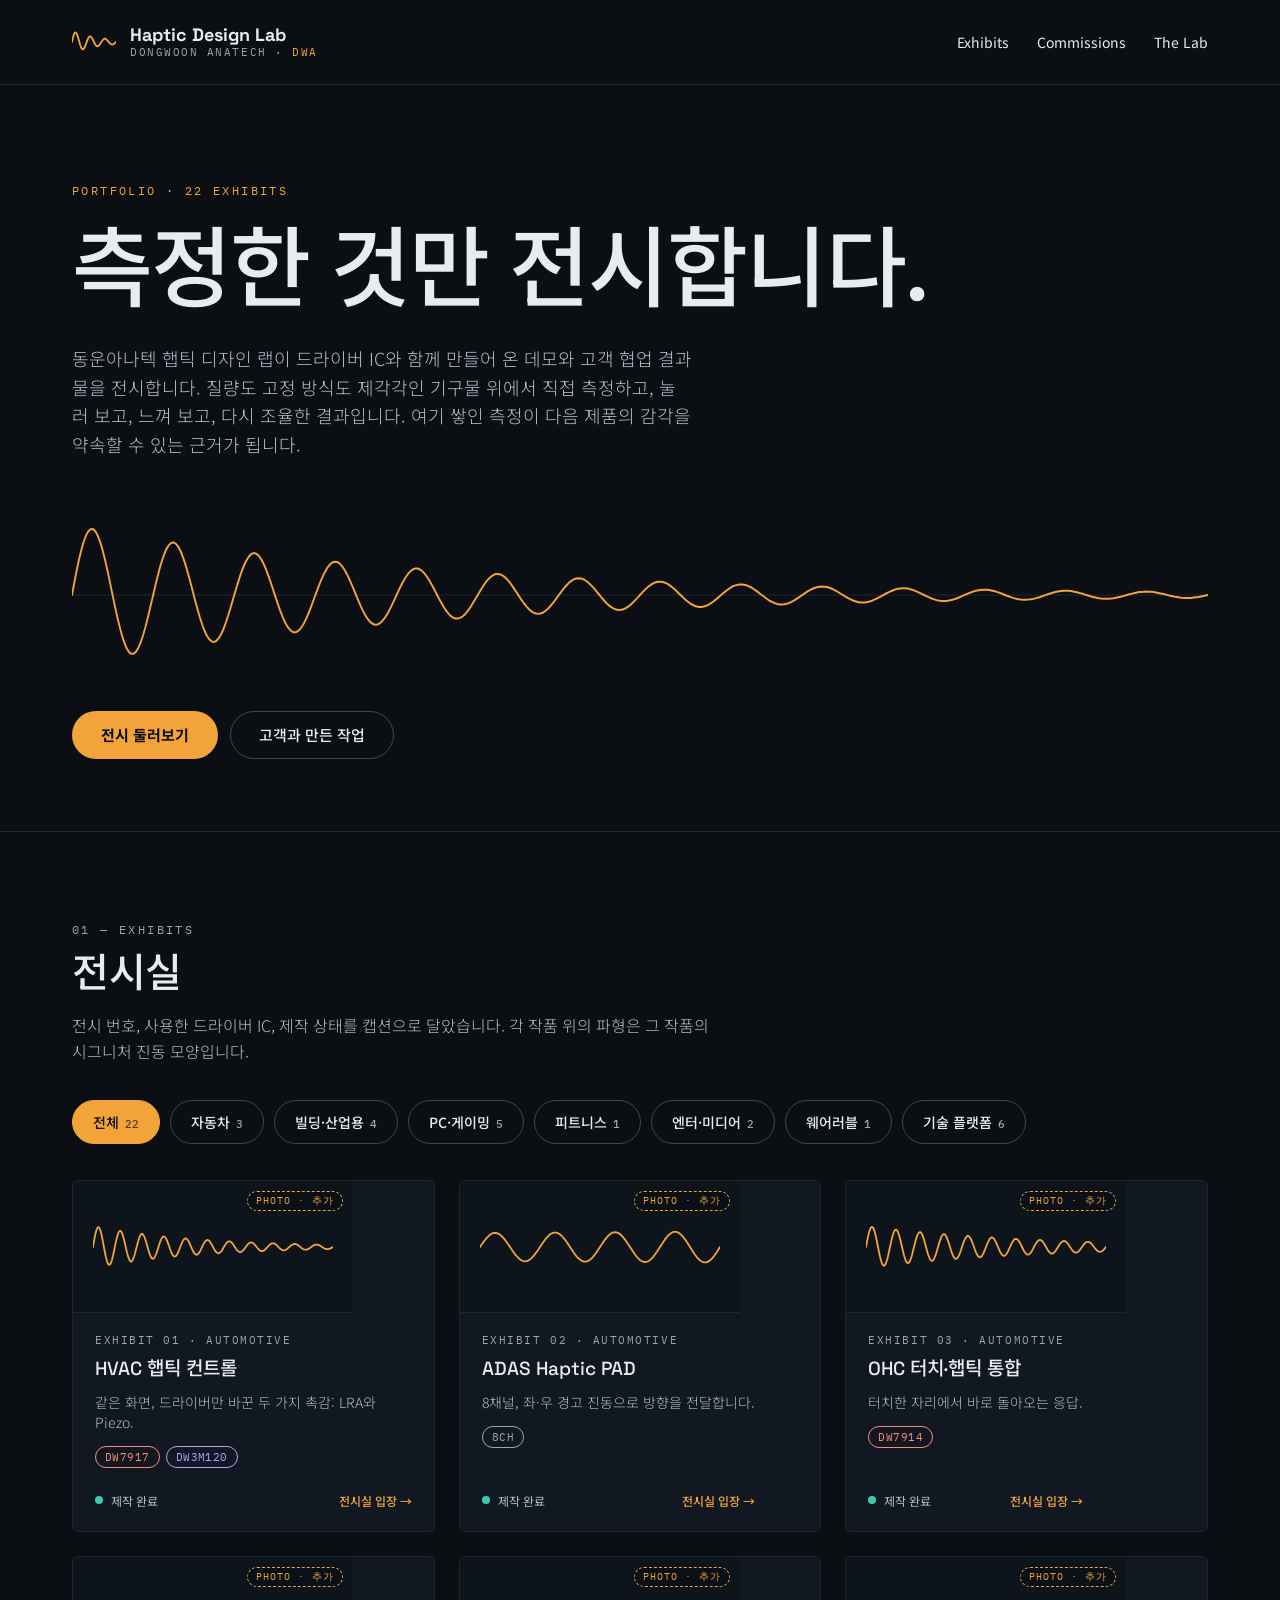
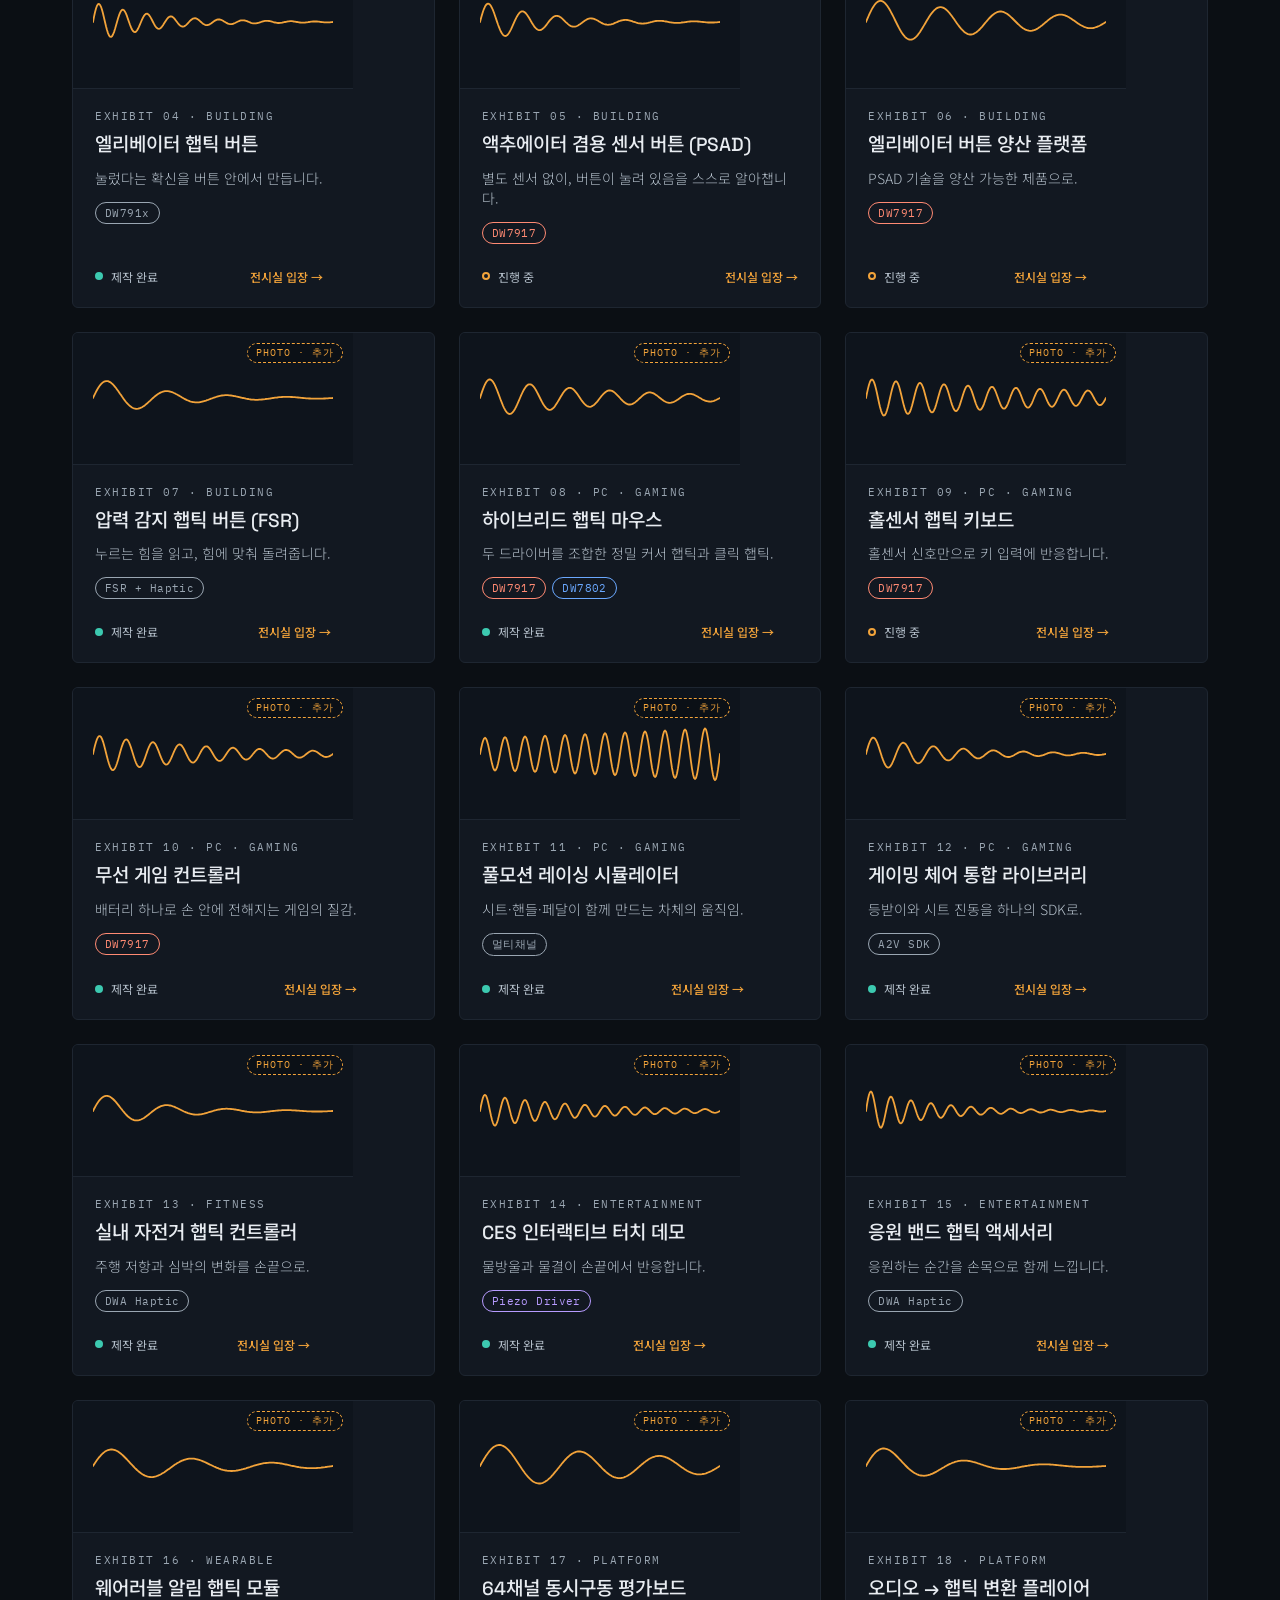
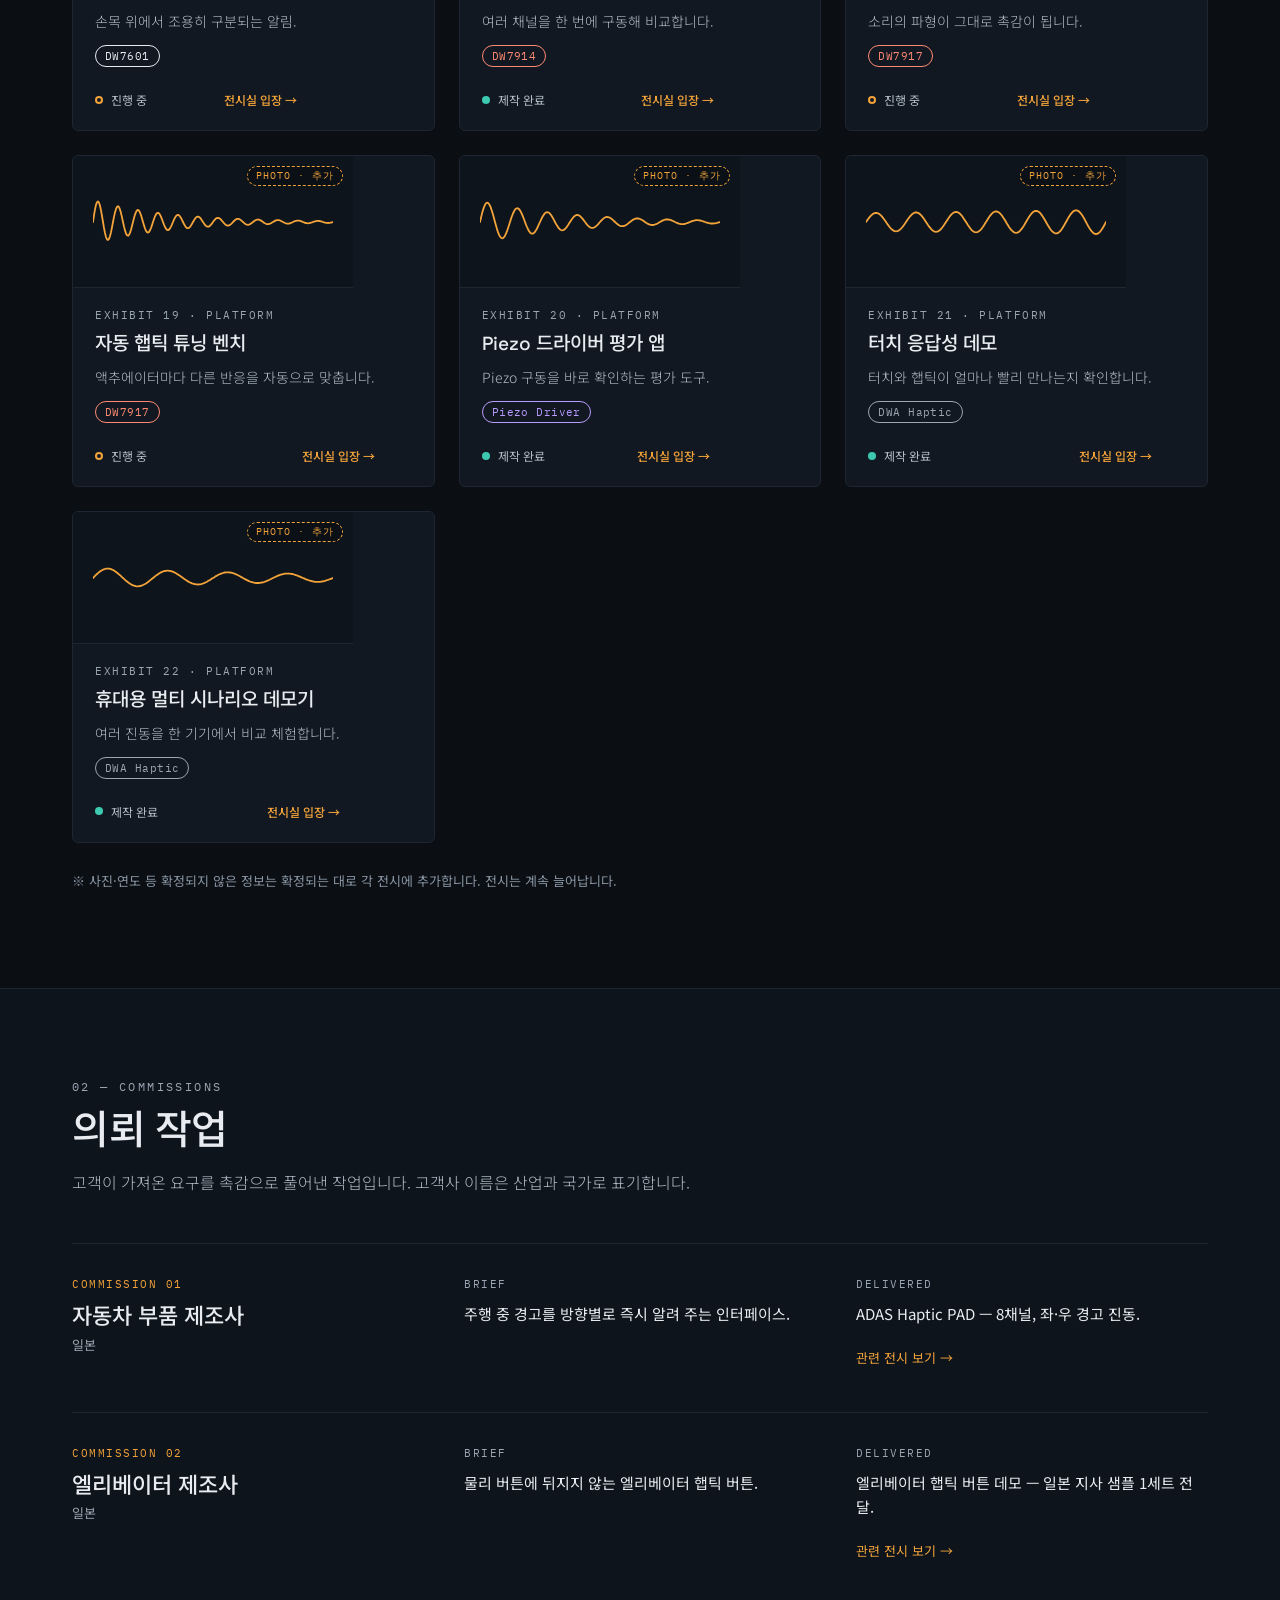
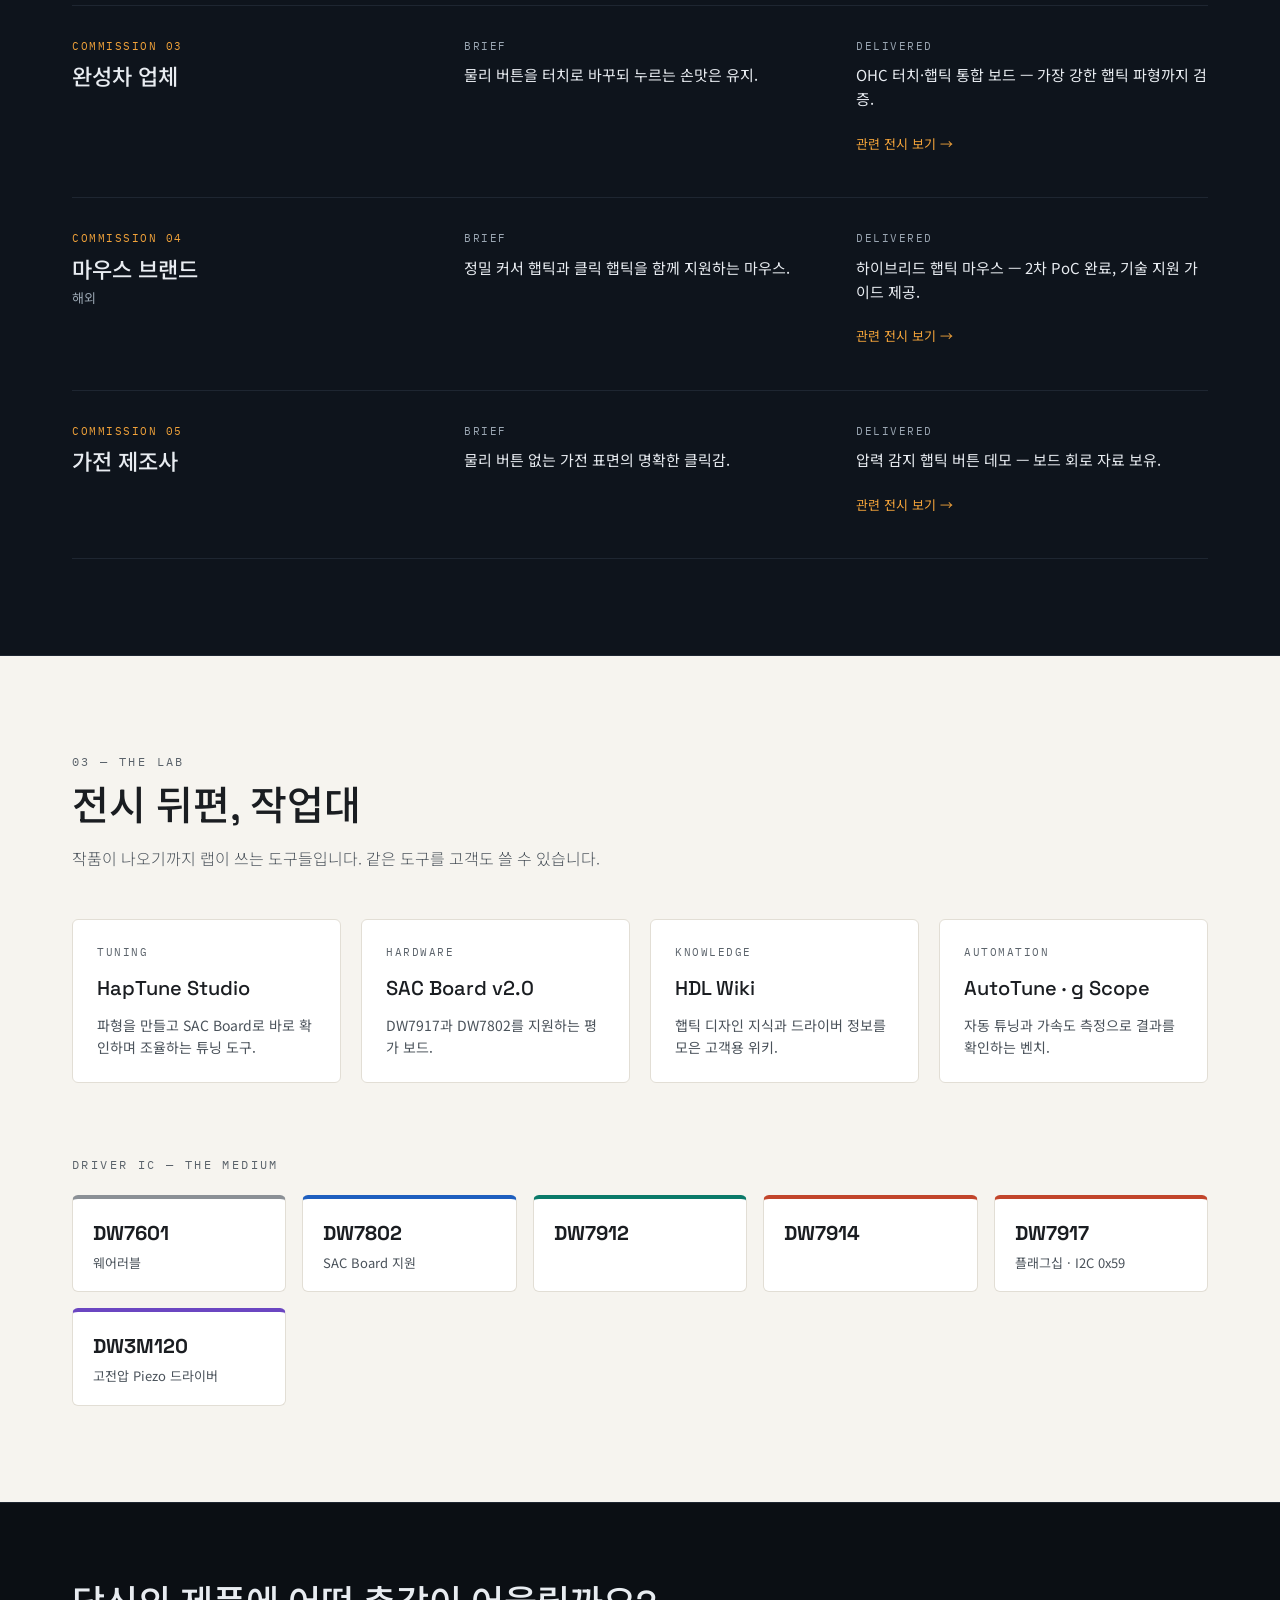
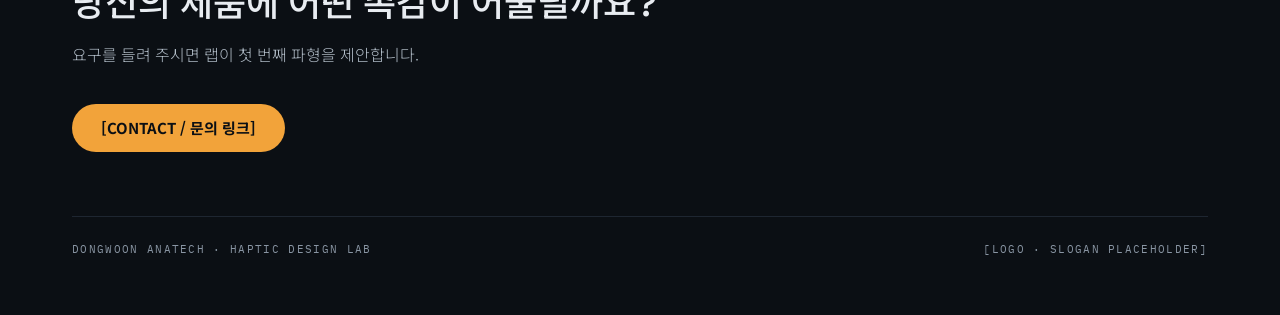
<file: gallery/index.html>
<!doctype html>
<html lang="ko">
<head>
<meta charset="utf-8">
<meta name="viewport" content="width=device-width,initial-scale=1">
<!-- PREVIEW ONLY -->
<meta name="robots" content="noindex,nofollow">
<!-- /PREVIEW ONLY -->
<title>Haptic Design Lab — Gallery</title>
<meta name="description" content="동운아나텍 햅틱 디자인 랩이 드라이버 IC와 함께 만든 데모와 고객 협업 결과물을 전시합니다.">
<link rel="preconnect" href="https://fonts.googleapis.com">
<link rel="preconnect" href="https://fonts.gstatic.com" crossorigin>
<link href="https://fonts.googleapis.com/css2?family=IBM+Plex+Mono:wght@400;500&family=Noto+Sans+KR:wght@300;400;500;700&family=Space+Grotesk:wght@400;500;700&display=swap" rel="stylesheet">
<link rel="stylesheet" href="assets/css/gallery.css">
</head>
<body>
<a class="skip" href="#exhibits">본문으로 건너뛰기</a>

<header class="nav">
  <div class="wrap">
    <a class="brand" href="#top">
      <span id="logoMark" aria-hidden="true" style="display:inline-flex;width:44px;height:28px"></span>
      <span class="brand-name"><b>Haptic Design Lab</b><span>DONGWOON ANATECH · <em>DWA</em></span></span>
    </a>
    <nav class="nav-links" aria-label="주요 메뉴">
      <a href="#exhibits">Exhibits</a>
      <a href="#commissions">Commissions</a>
      <a href="#lab">The Lab</a>
    </nav>
  </div>
</header>

<main id="top">
  <section class="hero">
    <div class="wrap">
      <div class="eyebrow">PORTFOLIO · <span id="count">0</span> EXHIBITS</div>
      <h1>측정한 것만 전시합니다.</h1>
      <p>동운아나텍 햅틱 디자인 랩이 드라이버 IC와 함께 만들어 온 데모와 고객 협업 결과물을 전시합니다. 질량도 고정 방식도 제각각인 기구물 위에서 직접 측정하고, 눌러 보고, 느껴 보고, 다시 조율한 결과입니다. 여기 쌓인 측정이 다음 제품의 감각을 약속할 수 있는 근거가 됩니다.</p>
      <svg id="heroWave" class="hero-wave" viewBox="0 0 1200 160" preserveAspectRatio="none" aria-hidden="true"></svg>
      <div class="cta-row">
        <a class="btn btn-fill" href="#exhibits">전시 둘러보기</a>
        <a class="btn btn-line" href="#commissions">고객과 만든 작업</a>
      </div>
    </div>
  </section>

  <section class="sec" id="exhibits">
    <div class="wrap">
      <div class="eyebrow">01 — Exhibits</div>
      <h2>전시실</h2>
      <p class="lead">전시 번호, 사용한 드라이버 IC, 제작 상태를 캡션으로 달았습니다. 각 작품 위의 파형은 그 작품의 시그니처 진동 모양입니다.</p>
      <div class="filters" id="filters" role="group" aria-label="전시관 필터"></div>
      <div class="grid" id="grid"></div>
      <p class="note">※ 사진·연도 등 확정되지 않은 정보는 확정되는 대로 각 전시에 추가합니다. 전시는 계속 늘어납니다.</p>
    </div>
  </section>

  <section class="sec alt" id="commissions">
    <div class="wrap">
      <div class="eyebrow">02 — Commissions</div>
      <h2>의뢰 작업</h2>
      <p class="lead">고객이 가져온 요구를 촉감으로 풀어낸 작업입니다. 고객사 이름은 산업과 국가로 표기합니다.</p>
      <div class="rows" id="rows"></div>
    </div>
  </section>

  <section class="lab" id="lab">
    <div class="wrap">
      <div class="eyebrow">03 — The Lab</div>
      <h2>전시 뒤편, 작업대</h2>
      <p class="lead">작품이 나오기까지 랩이 쓰는 도구들입니다. 같은 도구를 고객도 쓸 수 있습니다.</p>
      <div class="tools" id="tools"></div>
      <div class="sub">
        <div class="eyebrow">Driver IC — The Medium</div>
        <div class="ics" id="ics"></div>
      </div>
    </div>
  </section>
</main>

<footer class="endcta">
  <div class="wrap">
    <h2>당신의 제품에 어떤 촉감이 어울릴까요?</h2>
    <p>요구를 들려 주시면 랩이 첫 번째 파형을 제안합니다.</p>
    <div class="cta-row"><a class="btn btn-fill" href="#">[CONTACT / 문의 링크]</a></div>
    <div class="legal"><span>DONGWOON ANATECH · HAPTIC DESIGN LAB</span><span>[LOGO · SLOGAN PLACEHOLDER]</span></div>
  </div>
</footer>

<dialog id="room" class="room" aria-label="전시실"></dialog>

<script src="data/exhibits.js"></script>
<script src="assets/js/gallery.js"></script>
</body>
</html>
</file>
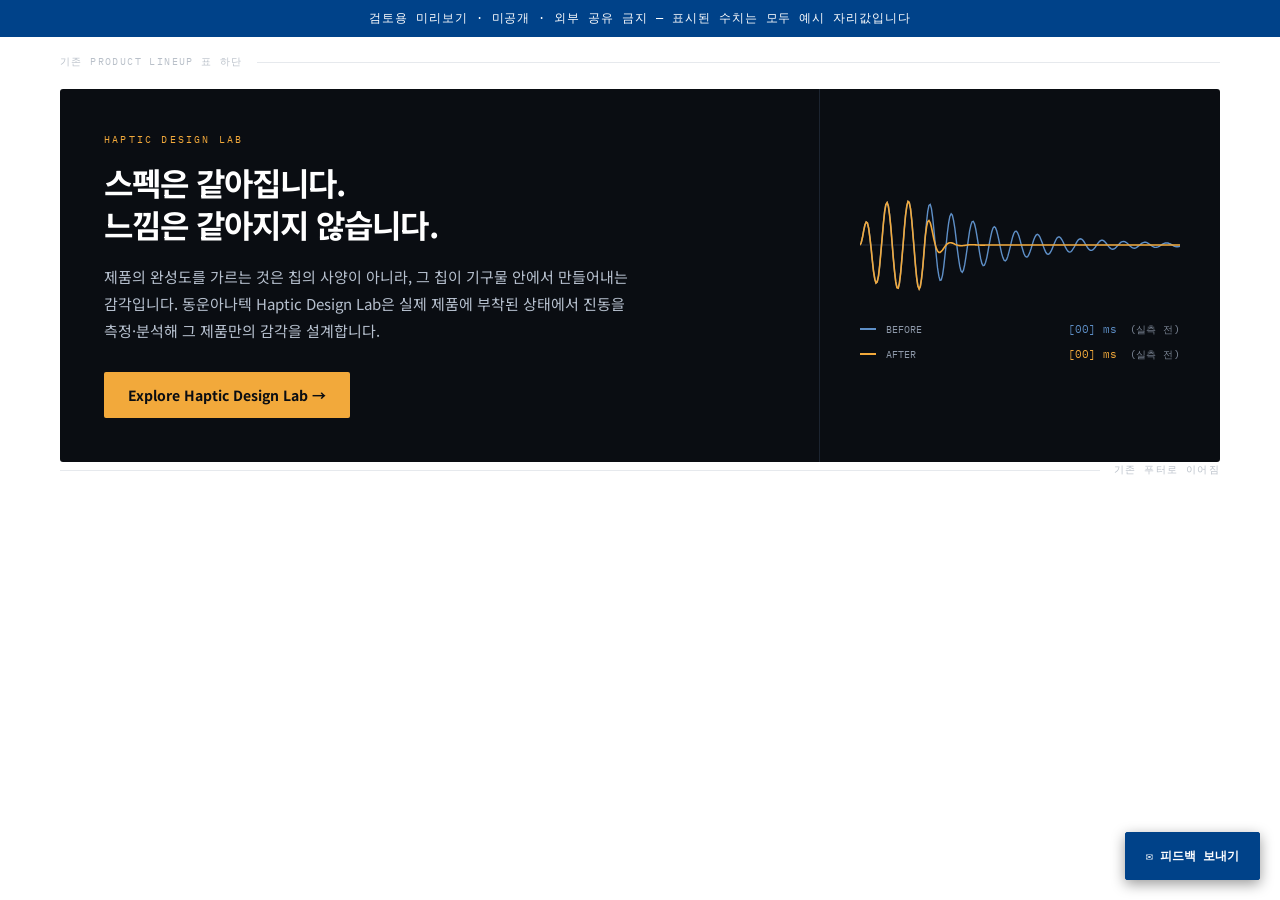
<file: insert-block.html>
<!doctype html>
<html lang="ko">
<head>
<meta charset="utf-8">
<title>Actuator Driver 페이지 삽입 블록</title>
<!-- PREVIEW ONLY -->
<meta name="robots" content="noindex,nofollow">
<!-- /PREVIEW ONLY -->
<link rel="stylesheet" href="https://fonts.googleapis.com/css2?family=IBM+Plex+Mono:wght@400;500&amp;family=Noto+Sans+KR:wght@400;500;700&amp;family=Space+Grotesk:wght@600;700&amp;display=swap">
<style>
body { margin: 0; background: #FFFFFF; font-family: "Noto Sans KR", system-ui, sans-serif; }
a { color: #004289; }
a:hover { color: #00305F; }
h2, h3 { margin: 0; }
p { margin: 0; }

.preview-banner{background:#F2A93B;color:#0A0D12;font-family:'IBM Plex Mono',monospace;font-size:12px;letter-spacing:.08em;padding:10px 20px;display:flex;flex-wrap:wrap;gap:8px 16px;align-items:center;justify-content:center;text-align:center}
.preview-feedback{position:fixed;right:20px;bottom:20px;z-index:999;display:inline-flex;align-items:center;min-height:46px;padding:0 20px;border-radius:2px;background:#0A0D12;color:#F2A93B;border:1px solid #F2A93B;font-family:'IBM Plex Mono',monospace;font-size:12px;font-weight:700;text-decoration:none;box-shadow:0 4px 14px rgba(0,0,0,.4)}
.unmeasured{font-size:10px;font-weight:500;letter-spacing:.04em;opacity:.85;margin-left:6px}

.preview-banner{background:#004289 !important;color:#fff !important}
.preview-feedback{background:#004289 !important;color:#fff !important;border-color:#004289 !important}
.unmeasured{color:#8D98A9}
</style>
</head>
<body>
<!-- PREVIEW ONLY -->
<div class="preview-banner">검토용 미리보기 · 미공개 · 외부 공유 금지 — 표시된 수치는 모두 예시 자리값입니다</div>
<a class="preview-feedback" href="mailto:magi8051@naver.com?subject=%5BHaptic%20Design%20Lab%20%EB%AF%B8%EB%A6%AC%EB%B3%B4%EA%B8%B0%5D%20Insert-Block%20%ED%94%BC%EB%93%9C%EB%B0%B1&body=%EC%84%B9%EC%85%98%20%EB%B2%88%ED%98%B8%3A%20%0A%ED%94%BC%EB%93%9C%EB%B0%B1%3A%20%0A">✉ 피드백 보내기</a>
<!-- /PREVIEW ONLY -->

<div style="max-width: 1280px; margin: 0 auto">
<div style="width: 100%; height: 460px; box-sizing: border-box; background: #FFFFFF; display: flex; flex-direction: column">

  <!-- 기존 dwanatech.com 페이지 맥락 (회색 표시) -->
  <div style="padding: 18px 60px 0; display: flex; align-items: center; gap: 14px">
    <span style="font-family: 'IBM Plex Mono', monospace; font-size: 10px; letter-spacing: 0.14em; color: #B9C0C9">기존 PRODUCT LINEUP 표 하단</span>
    <span style="flex: 1; height: 1px; background: #E6E9ED"></span>
  </div>

  <!-- 삽입 블록 -->
  <div style="margin: 20px 60px 0; background: #0A0D12; border-radius: 3px; display: flex; flex-wrap: wrap; align-items: stretch; overflow: hidden">

    <div style="flex: 999 1 460px; min-width: 0; padding: 44px 48px 44px 44px; display: flex; flex-direction: column; justify-content: center">
      <p style="font-family: 'IBM Plex Mono', monospace; font-size: 10px; letter-spacing: 0.22em; color: #F2A93B">HAPTIC DESIGN LAB</p>
      <h2 style="margin-top: 16px; font-size: 32px; font-weight: 700; letter-spacing: -0.03em; color: #FFFFFF; line-height: 1.3; word-break: keep-all">스펙은 같아집니다.<br>느낌은 같아지지 않습니다.</h2>
      <p style="margin-top: 18px; max-width: 540px; font-size: 15px; line-height: 1.8; color: #B6C0CE; word-break: keep-all">
        제품의 완성도를 가르는 것은 칩의 사양이 아니라, 그 칩이 기구물 안에서 만들어내는 감각입니다. 동운아나텍 Haptic Design Lab은 실제 제품에 부착된 상태에서 진동을 측정·분석해 그 제품만의 감각을 설계합니다.
      </p>
      <a href="index.html" style="margin-top: 28px; align-self: flex-start; display: inline-flex; align-items: center; min-height: 46px; padding: 0 24px; border-radius: 2px; background: #F2A93B; color: #0A0D12; font-size: 14px; font-weight: 700; text-decoration: none">Explore Haptic Design Lab →</a>
    </div>

    <div style="flex: 1 1 320px; min-width: 0; border-left: 1px solid #1C2430; padding: 44px 40px; display: flex; flex-direction: column; justify-content: center; gap: 22px">
      <svg viewBox="0 0 320 110" preserveAspectRatio="none" role="img" aria-label="튜닝 전후 가속도 응답 비교" style="width: 100%; height: 110px; display: block">
        <line x1="0" y1="55" x2="320" y2="55" stroke="#232B37" stroke-width="1"></line>
        <path d="M 0.0 55.0 L 1.2 52.8 L 2.5 47.3 L 3.7 40.7 L 4.9 35.0 L 6.2 32.0 L 7.4 32.9 L 8.6 38.0 L 9.8 46.8 L 11.1 58.1 L 12.3 70.2 L 13.5 81.1 L 14.8 89.2 L 16.0 93.0 L 17.2 91.9 L 18.5 85.8 L 19.7 75.3 L 20.9 61.9 L 22.2 47.2 L 23.4 33.3 L 24.6 21.9 L 25.8 14.7 L 27.1 12.6 L 28.3 15.9 L 29.5 24.4 L 30.8 36.9 L 32.0 51.7 L 33.2 67.1 L 34.5 81.1 L 35.7 91.7 L 36.9 97.6 L 38.2 98.1 L 39.4 93.1 L 40.6 83.2 L 41.8 69.6 L 43.1 54.2 L 44.3 38.8 L 45.5 25.5 L 46.8 15.9 L 48.0 11.4 L 49.2 12.4 L 50.5 18.9 L 51.7 30.0 L 52.9 44.3 L 54.2 60.0 L 55.4 75.1 L 56.6 87.5 L 57.8 95.9 L 59.1 99.0 L 60.3 96.4 L 61.5 88.6 L 62.8 76.5 L 64.0 61.6 L 65.2 46.0 L 66.5 32.0 L 67.7 21.4 L 68.9 15.3 L 70.2 14.4 L 71.4 18.6 L 72.6 27.3 L 73.8 39.3 L 75.1 52.9 L 76.3 66.3 L 77.5 77.9 L 78.8 86.2 L 80.0 90.4 L 81.2 90.0 L 82.5 85.1 L 83.7 76.6 L 84.9 65.7 L 86.2 53.7 L 87.4 42.3 L 88.6 32.8 L 89.8 26.4 L 91.1 23.8 L 92.3 25.2 L 93.5 30.3 L 94.8 38.4 L 96.0 48.4 L 97.2 58.9 L 98.5 68.5 L 99.7 76.2 L 100.9 81.0 L 102.2 82.3 L 103.4 80.2 L 104.6 74.9 L 105.8 67.3 L 107.1 58.4 L 108.3 49.3 L 109.5 41.2 L 110.8 35.1 L 112.0 31.7 L 113.2 31.3 L 114.5 34.0 L 115.7 39.2 L 116.9 46.2 L 118.2 54.2 L 119.4 62.0 L 120.6 68.7 L 121.8 73.4 L 123.1 75.7 L 124.3 75.3 L 125.5 72.4 L 126.8 67.3 L 128.0 60.9 L 129.2 53.9 L 130.5 47.2 L 131.7 41.8 L 132.9 38.1 L 134.2 36.7 L 135.4 37.7 L 136.6 40.8 L 137.8 45.6 L 139.1 51.5 L 140.3 57.6 L 141.5 63.2 L 142.8 67.6 L 144.0 70.3 L 145.2 70.9 L 146.5 69.6 L 147.7 66.4 L 148.9 61.9 L 150.2 56.7 L 151.4 51.4 L 152.6 46.7 L 153.8 43.2 L 155.1 41.3 L 156.3 41.2 L 157.5 42.8 L 158.8 46.0 L 160.0 50.1 L 161.2 54.8 L 162.5 59.3 L 163.7 63.2 L 164.9 65.9 L 166.2 67.1 L 167.4 66.8 L 168.6 65.0 L 169.8 62.0 L 171.1 58.2 L 172.3 54.1 L 173.5 50.3 L 174.8 47.1 L 176.0 45.1 L 177.2 44.3 L 178.5 45.0 L 179.7 46.8 L 180.9 49.7 L 182.2 53.1 L 183.4 56.7 L 184.6 59.9 L 185.8 62.5 L 187.1 64.0 L 188.3 64.3 L 189.5 63.4 L 190.8 61.5 L 192.0 58.9 L 193.2 55.8 L 194.5 52.7 L 195.7 50.0 L 196.9 48.0 L 198.2 47.0 L 199.4 47.0 L 200.6 48.0 L 201.8 49.8 L 203.1 52.3 L 204.3 55.0 L 205.5 57.7 L 206.8 59.9 L 208.0 61.4 L 209.2 62.1 L 210.5 61.9 L 211.7 60.8 L 212.9 59.0 L 214.2 56.8 L 215.4 54.4 L 216.6 52.1 L 217.8 50.3 L 219.1 49.2 L 220.3 48.8 L 221.5 49.2 L 222.8 50.3 L 224.0 52.0 L 225.2 54.0 L 226.5 56.1 L 227.7 58.0 L 228.9 59.4 L 230.2 60.3 L 231.4 60.4 L 232.6 59.9 L 233.8 58.7 L 235.1 57.2 L 236.3 55.4 L 237.5 53.6 L 238.8 52.0 L 240.0 50.9 L 241.2 50.3 L 242.5 50.3 L 243.7 50.9 L 244.9 52.1 L 246.2 53.5 L 247.4 55.1 L 248.6 56.6 L 249.8 57.9 L 251.1 58.8 L 252.3 59.2 L 253.5 59.0 L 254.8 58.3 L 256.0 57.3 L 257.2 55.9 L 258.5 54.6 L 259.7 53.3 L 260.9 52.2 L 262.2 51.6 L 263.4 51.4 L 264.6 51.6 L 265.8 52.3 L 267.1 53.3 L 268.3 54.5 L 269.5 55.7 L 270.8 56.8 L 272.0 57.6 L 273.2 58.1 L 274.5 58.2 L 275.7 57.8 L 276.9 57.1 L 278.2 56.2 L 279.4 55.2 L 280.6 54.1 L 281.8 53.2 L 283.1 52.6 L 284.3 52.2 L 285.5 52.3 L 286.8 52.7 L 288.0 53.3 L 289.2 54.2 L 290.5 55.1 L 291.7 56.0 L 292.9 56.7 L 294.2 57.2 L 295.4 57.4 L 296.6 57.3 L 297.8 56.9 L 299.1 56.3 L 300.3 55.5 L 301.5 54.7 L 302.8 53.9 L 304.0 53.3 L 305.2 53.0 L 306.5 52.9 L 307.7 53.0 L 308.9 53.5 L 310.2 54.0 L 311.4 54.7 L 312.6 55.4 L 313.8 56.1 L 315.1 56.6 L 316.3 56.8 L 317.5 56.8 L 318.8 56.6 L 320.0 56.2" fill="none" stroke="#5E8FC7" stroke-width="1.4"></path>
        <path d="M 0.0 55.0 L 1.2 52.8 L 2.5 47.3 L 3.7 40.7 L 4.9 35.0 L 6.2 32.0 L 7.4 32.9 L 8.6 38.0 L 9.8 46.8 L 11.1 58.1 L 12.3 70.2 L 13.5 81.1 L 14.8 89.2 L 16.0 93.0 L 17.2 91.9 L 18.5 85.8 L 19.7 75.3 L 20.9 61.9 L 22.2 47.2 L 23.4 33.3 L 24.6 21.9 L 25.8 14.7 L 27.1 12.6 L 28.3 15.9 L 29.5 24.4 L 30.8 36.9 L 32.0 51.7 L 33.2 67.1 L 34.5 81.1 L 35.7 91.7 L 36.9 97.6 L 38.2 98.1 L 39.4 93.1 L 40.6 83.2 L 41.8 69.6 L 43.1 54.2 L 44.3 38.8 L 45.5 25.5 L 46.8 15.9 L 48.0 11.4 L 49.2 12.4 L 50.5 18.9 L 51.7 30.0 L 52.9 44.3 L 54.2 60.0 L 55.4 75.1 L 56.6 87.5 L 57.8 95.9 L 59.1 99.0 L 60.3 96.4 L 61.5 88.6 L 62.8 76.5 L 64.0 61.6 L 65.2 47.0 L 66.5 36.9 L 67.7 31.6 L 68.9 30.5 L 70.2 32.7 L 71.4 37.3 L 72.6 43.1 L 73.8 49.0 L 75.1 54.3 L 76.3 58.4 L 77.5 61.1 L 78.8 62.4 L 80.0 62.4 L 81.2 61.5 L 82.5 60.0 L 83.7 58.2 L 84.9 56.4 L 86.2 54.9 L 87.4 53.7 L 88.6 53.0 L 89.8 52.7 L 91.1 52.8 L 92.3 53.1 L 93.5 53.6 L 94.8 54.2 L 96.0 54.7 L 97.2 55.1 L 98.5 55.5 L 99.7 55.6 L 100.9 55.7 L 102.2 55.7 L 103.4 55.5 L 104.6 55.4 L 105.8 55.2 L 107.1 55.0 L 108.3 54.9 L 109.5 54.8 L 110.8 54.8 L 112.0 54.8 L 113.2 54.8 L 114.5 54.8 L 115.7 54.9 L 116.9 55.0 L 118.2 55.0 L 119.4 55.0 L 120.6 55.1 L 121.8 55.1 L 123.1 55.1 L 124.3 55.1 L 125.5 55.0 L 126.8 55.0 L 128.0 55.0 L 129.2 55.0 L 130.5 55.0 L 131.7 55.0 L 132.9 55.0 L 134.2 55.0 L 135.4 55.0 L 136.6 55.0 L 137.8 55.0 L 139.1 55.0 L 140.3 55.0 L 141.5 55.0 L 142.8 55.0 L 144.0 55.0 L 145.2 55.0 L 146.5 55.0 L 147.7 55.0 L 148.9 55.0 L 150.2 55.0 L 151.4 55.0 L 152.6 55.0 L 153.8 55.0 L 155.1 55.0 L 156.3 55.0 L 157.5 55.0 L 158.8 55.0 L 160.0 55.0 L 161.2 55.0 L 162.5 55.0 L 163.7 55.0 L 164.9 55.0 L 166.2 55.0 L 167.4 55.0 L 168.6 55.0 L 169.8 55.0 L 171.1 55.0 L 172.3 55.0 L 173.5 55.0 L 174.8 55.0 L 176.0 55.0 L 177.2 55.0 L 178.5 55.0 L 179.7 55.0 L 180.9 55.0 L 182.2 55.0 L 183.4 55.0 L 184.6 55.0 L 185.8 55.0 L 187.1 55.0 L 188.3 55.0 L 189.5 55.0 L 190.8 55.0 L 192.0 55.0 L 193.2 55.0 L 194.5 55.0 L 195.7 55.0 L 196.9 55.0 L 198.2 55.0 L 199.4 55.0 L 200.6 55.0 L 201.8 55.0 L 203.1 55.0 L 204.3 55.0 L 205.5 55.0 L 206.8 55.0 L 208.0 55.0 L 209.2 55.0 L 210.5 55.0 L 211.7 55.0 L 212.9 55.0 L 214.2 55.0 L 215.4 55.0 L 216.6 55.0 L 217.8 55.0 L 219.1 55.0 L 220.3 55.0 L 221.5 55.0 L 222.8 55.0 L 224.0 55.0 L 225.2 55.0 L 226.5 55.0 L 227.7 55.0 L 228.9 55.0 L 230.2 55.0 L 231.4 55.0 L 232.6 55.0 L 233.8 55.0 L 235.1 55.0 L 236.3 55.0 L 237.5 55.0 L 238.8 55.0 L 240.0 55.0 L 241.2 55.0 L 242.5 55.0 L 243.7 55.0 L 244.9 55.0 L 246.2 55.0 L 247.4 55.0 L 248.6 55.0 L 249.8 55.0 L 251.1 55.0 L 252.3 55.0 L 253.5 55.0 L 254.8 55.0 L 256.0 55.0 L 257.2 55.0 L 258.5 55.0 L 259.7 55.0 L 260.9 55.0 L 262.2 55.0 L 263.4 55.0 L 264.6 55.0 L 265.8 55.0 L 267.1 55.0 L 268.3 55.0 L 269.5 55.0 L 270.8 55.0 L 272.0 55.0 L 273.2 55.0 L 274.5 55.0 L 275.7 55.0 L 276.9 55.0 L 278.2 55.0 L 279.4 55.0 L 280.6 55.0 L 281.8 55.0 L 283.1 55.0 L 284.3 55.0 L 285.5 55.0 L 286.8 55.0 L 288.0 55.0 L 289.2 55.0 L 290.5 55.0 L 291.7 55.0 L 292.9 55.0 L 294.2 55.0 L 295.4 55.0 L 296.6 55.0 L 297.8 55.0 L 299.1 55.0 L 300.3 55.0 L 301.5 55.0 L 302.8 55.0 L 304.0 55.0 L 305.2 55.0 L 306.5 55.0 L 307.7 55.0 L 308.9 55.0 L 310.2 55.0 L 311.4 55.0 L 312.6 55.0 L 313.8 55.0 L 315.1 55.0 L 316.3 55.0 L 317.5 55.0 L 318.8 55.0 L 320.0 55.0" fill="none" stroke="#F2A93B" stroke-width="1.6"></path>
      </svg>
      <div style="display: flex; flex-direction: column; gap: 10px">
        <div style="display: flex; align-items: center; gap: 10px">
          <span style="width: 16px; height: 2px; background: #5E8FC7"></span>
          <span style="font-family: 'IBM Plex Mono', monospace; font-size: 10px; color: #8D98A9">BEFORE</span>
          <span style="margin-left: auto; font-family: 'IBM Plex Mono', monospace; font-size: 11px; color: #5E8FC7">[00] ms<!-- PREVIEW ONLY --><span class="unmeasured"> (실측 전)</span><!-- /PREVIEW ONLY --></span>
        </div>
        <div style="display: flex; align-items: center; gap: 10px">
          <span style="width: 16px; height: 2px; background: #F2A93B"></span>
          <span style="font-family: 'IBM Plex Mono', monospace; font-size: 10px; color: #8D98A9">AFTER</span>
          <span style="margin-left: auto; font-family: 'IBM Plex Mono', monospace; font-size: 11px; color: #F2A93B">[00] ms<!-- PREVIEW ONLY --><span class="unmeasured"> (실측 전)</span><!-- /PREVIEW ONLY --></span>
        </div>
      </div>
    </div>

  </div>

  <div style="margin-top: auto; padding: 0 60px 20px; display: flex; align-items: center; gap: 14px">
    <span style="flex: 1; height: 1px; background: #E6E9ED"></span>
    <span style="font-family: 'IBM Plex Mono', monospace; font-size: 10px; letter-spacing: 0.14em; color: #B9C0C9">기존 푸터로 이어짐</span>
  </div>

</div>
</div>
</body>
</html>
</file>
<file: gallery/assets/css/gallery.css>
/* Haptic Design Lab Gallery — 전시실(다크) / 랩(라이트) */
:root{
  --bg:#0B0F14; --bg2:#0E141C; --card:#121821; --line:#1E2631; --line2:#3A4656;
  --text:#E8ECF1; --muted:#B4BFCA; --dim:#8995A3; --amber:#F2A33A; --amber2:#FFC46B;
  --blue:#6AA8FF; --teal:#3CC9B0; --coral:#FF8A73; --purple:#B79BFF; --neutral:#9AA6B2;
  --paper:#F6F4EF; --ink:#1A1D21; --ink2:#4A525A; --ink3:#5B636B; --paperline:#E2DED5;
  --sans:'Noto Sans KR','Space Grotesk',system-ui,sans-serif;
  --disp:'Space Grotesk','Noto Sans KR',sans-serif;
  --mono:'IBM Plex Mono',ui-monospace,monospace;
}
*{box-sizing:border-box}
html{scroll-behavior:smooth}
body{margin:0;background:var(--bg);color:var(--text);font-family:var(--sans);line-height:1.6;-webkit-font-smoothing:antialiased}
a{color:var(--amber);text-decoration:none}
a:hover{color:var(--amber2);text-decoration:underline}
button{font-family:inherit;color:inherit}
:focus-visible{outline:2px solid var(--amber);outline-offset:3px}
.wrap{max-width:1200px;margin:0 auto;padding:0 32px}
.eyebrow{font-family:var(--mono);font-size:12px;letter-spacing:.2em;color:var(--neutral);text-transform:uppercase}
h1,h2,h3{font-family:var(--disp);font-weight:500;margin:0}
.skip{position:absolute;left:-999px}
.skip:focus{left:16px;top:16px;background:var(--amber);color:#0B0F14;padding:8px 14px;border-radius:6px;z-index:10}

/* nav */
.nav{border-bottom:1px solid var(--line)}
.nav .wrap{display:flex;flex-wrap:wrap;gap:16px;align-items:center;justify-content:space-between;padding-top:20px;padding-bottom:20px}
.brand{display:flex;align-items:center;gap:14px;color:var(--text)}
.brand:hover{text-decoration:none;color:var(--text)}
.brand-name{display:flex;flex-direction:column;line-height:1.15}
.brand-name b{font-family:var(--disp);font-size:18px;font-weight:700}
.brand-name span{font-family:var(--mono);font-size:11px;letter-spacing:.14em;color:var(--neutral)}
.brand-name em{font-style:normal;color:var(--amber)}
.nav-links{display:flex;flex-wrap:wrap;gap:8px 28px;font-size:14px}
.nav-links a{color:var(--text);display:inline-flex;align-items:center;min-height:44px}

/* hero */
.hero{padding:96px 0 72px}
.hero h1{font-size:clamp(40px,7vw,88px);line-height:1.04;letter-spacing:-.02em;max-width:900px;margin-top:24px}
.hero p{margin:28px 0 0;max-width:620px;font-size:18px;color:var(--muted);font-weight:300}
.hero .eyebrow{color:var(--amber)}
.hero-wave{margin-top:56px;width:100%;height:160px;display:block}
.hero-wave path.draw{stroke-dasharray:1;animation:draw 2.6s ease-out 1}
@keyframes draw{from{stroke-dashoffset:1}to{stroke-dashoffset:0}}
.cta-row{margin-top:36px;display:flex;flex-wrap:wrap;gap:12px}
.btn{display:inline-flex;align-items:center;min-height:48px;padding:0 28px;border-radius:999px;font-weight:700;font-size:15px;cursor:pointer;border:1px solid transparent}
.btn:hover{text-decoration:none}
.btn-fill{background:var(--amber);color:#0B0F14}
.btn-fill:hover{background:var(--amber2);color:#0B0F14}
.btn-line{border-color:var(--line2);color:var(--text);font-weight:500}
.btn-line:hover{color:var(--text);border-color:var(--amber)}

/* sections */
.sec{border-top:1px solid var(--line);padding:88px 0 96px}
.sec.alt{background:var(--bg2)}
.sec h2{font-size:40px;line-height:1.15;letter-spacing:-.01em;margin-top:12px}
.sec .lead{margin:16px 0 0;max-width:640px;color:var(--muted);font-weight:300}
.note{margin:28px 0 0;font-size:13px;color:var(--dim)}

/* filter */
.filters{margin-top:36px;display:flex;flex-wrap:wrap;gap:10px}
.chipbtn{min-height:44px;padding:0 20px;border-radius:999px;cursor:pointer;font-size:14px;font-weight:500;background:transparent;border:1px solid var(--line2)}
.chipbtn:hover{border-color:var(--amber)}
.chipbtn[aria-pressed="true"]{background:var(--amber);color:#0B0F14;border-color:var(--amber)}
.chipbtn .n{font-family:var(--mono);font-size:11px;opacity:.7;margin-left:6px}

/* grid + card */
.grid{margin-top:36px;display:grid;grid-template-columns:repeat(auto-fill,minmax(320px,1fr));gap:24px}
.card{background:var(--card);border:1px solid var(--line);border-radius:6px;overflow:hidden;display:flex;flex-direction:column;padding:0;text-align:left;cursor:pointer;width:100%;transition:border-color .2s,transform .2s}
.card:hover{border-color:var(--amber);transform:translateY(-2px)}
.plate{background:var(--bg2);height:132px;border-bottom:1px solid var(--line);position:relative;overflow:hidden;display:flex;align-items:center;padding:0 20px}
.plate svg{width:100%;height:56px;display:block}
.plate img{position:absolute;inset:0;width:100%;height:100%;object-fit:cover}
.photo-flag{position:absolute;top:10px;right:10px;font-family:var(--mono);font-size:10px;letter-spacing:.1em;color:var(--amber);border:1px dashed var(--amber);border-radius:999px;padding:2px 8px;background:rgba(11,15,20,.7)}
.cap{padding:20px 22px 22px;display:flex;flex-direction:column;gap:10px;flex:1}
.cap .no{font-family:var(--mono);font-size:11px;letter-spacing:.14em;color:var(--neutral)}
.cap h3{font-size:19px;line-height:1.3}
.cap .feel{font-size:14px;color:var(--muted);font-weight:300}
.chips{display:flex;flex-wrap:wrap;gap:6px;margin-top:4px}
.ic{font-family:var(--mono);font-size:11px;letter-spacing:.04em;padding:3px 9px;border-radius:999px;border:1px solid var(--neutral);color:var(--neutral)}
.ic.blue{border-color:var(--blue);color:var(--blue)}
.ic.teal{border-color:var(--teal);color:var(--teal)}
.ic.coral{border-color:var(--coral);color:var(--coral)}
.ic.purple{border-color:var(--purple);color:var(--purple)}
.ic.white{border-color:var(--text);color:var(--text)}
.foot{margin-top:auto;padding-top:14px;display:flex;justify-content:space-between;align-items:center;font-size:12px;color:var(--muted)}
.st{display:inline-flex;align-items:center;gap:8px}
.dot{width:8px;height:8px;border-radius:50%;display:inline-block;background:var(--teal)}
.dot.progress{background:transparent;border:2px solid var(--amber)}
.open{color:var(--amber);font-weight:500}

/* commissions */
.rows{margin-top:48px;border-top:1px solid var(--line)}
.row{display:grid;grid-template-columns:repeat(auto-fit,minmax(240px,1fr));gap:20px 40px;padding:32px 0;border-bottom:1px solid var(--line)}
.row .k{font-family:var(--mono);font-size:11px;letter-spacing:.14em;color:var(--neutral)}
.row .k.a{color:var(--amber)}
.row .v{margin-top:8px;font-size:15px}
.row .who{margin-top:8px;font-family:var(--disp);font-size:22px;font-weight:500;line-height:1.3}
.row .where{margin-top:4px;font-size:13px;color:var(--neutral)}
.row button.link{background:none;border:0;padding:0;margin-top:10px;color:var(--amber);cursor:pointer;font-size:13px;min-height:44px}

/* lab (light) */
.lab{background:var(--paper);color:var(--ink);border-top:1px solid var(--line);padding:96px 0}
.lab .eyebrow{color:var(--ink3)}
.lab h2{font-size:40px;line-height:1.15;color:var(--ink);margin-top:12px}
.lab .lead{margin:16px 0 0;max-width:640px;color:var(--ink2);font-weight:300}
.tools{margin-top:48px;display:grid;grid-template-columns:repeat(auto-fit,minmax(260px,1fr));gap:20px}
.tool{background:#fff;border:1px solid var(--paperline);border-radius:6px;padding:24px;display:flex;flex-direction:column;gap:10px}
.tool .tag{font-family:var(--mono);font-size:11px;letter-spacing:.14em;color:var(--ink3)}
.tool b{font-family:var(--disp);font-size:20px;font-weight:500}
.tool p{margin:0;font-size:14px;color:var(--ink2)}
.ics{margin-top:20px;display:grid;grid-template-columns:repeat(auto-fit,minmax(200px,1fr));gap:16px}
.icard{background:#fff;border:1px solid var(--paperline);border-top:4px solid #8B9096;border-radius:6px;padding:18px 20px}
.icard.blue{border-top-color:#1F5FBF}.icard.teal{border-top-color:#0B7A69}.icard.coral{border-top-color:#C2452B}.icard.purple{border-top-color:#6B46C1}
.icard b{font-family:var(--disp);font-size:20px}
.icard span{display:block;margin-top:4px;font-size:13px;color:var(--ink2)}
.lab .sub{margin-top:72px}

/* footer */
.endcta{border-top:1px solid var(--line);padding:80px 0 56px}
.endcta h2{font-size:36px;line-height:1.2;max-width:720px}
.endcta p{margin:16px 0 0;color:var(--muted);font-weight:300}
.legal{margin-top:64px;padding-top:24px;border-top:1px solid var(--line);display:flex;flex-wrap:wrap;gap:12px;justify-content:space-between;font-family:var(--mono);font-size:11px;letter-spacing:.12em;color:var(--dim)}

/* room (dialog) */
dialog.room{border:0;padding:0;background:var(--bg);color:var(--text);width:min(1100px,100vw - 24px);max-height:calc(100vh - 24px);border-radius:8px;overflow:auto}
dialog.room::backdrop{background:rgba(5,8,12,.82)}
.room-in{padding:32px}
.room-top{display:flex;justify-content:space-between;align-items:center;gap:12px}
.room-top .eyebrow{color:var(--amber)}
.closebtn{min-height:44px;padding:0 18px;border-radius:999px;border:1px solid var(--line2);background:transparent;cursor:pointer;font-size:14px}
.closebtn:hover{border-color:var(--amber)}
.room h2{font-size:clamp(30px,4.5vw,52px);line-height:1.1;letter-spacing:-.02em;margin-top:16px}
.room .sub{margin:16px 0 0;font-size:18px;color:var(--muted);font-weight:300;max-width:680px}
.room-body{margin-top:32px;display:flex;flex-wrap:wrap;gap:32px}
.photo{flex:999 1 520px;min-width:0}
.photo-box{background:var(--card);border:1px dashed var(--line2);border-radius:6px;min-height:360px;display:flex;flex-direction:column;align-items:center;justify-content:center;gap:10px;text-align:center;padding:24px}
.photo-box .k{font-family:var(--mono);font-size:12px;letter-spacing:.14em;color:var(--amber)}
.photo-box p{margin:0;font-size:14px;color:var(--neutral);max-width:360px}
.photo img{width:100%;border-radius:6px;display:block;border:1px solid var(--line)}
.photo .thumbs{display:flex;gap:8px;margin-top:8px;flex-wrap:wrap}
.photo .thumbs button{padding:0;border:1px solid var(--line2);background:none;border-radius:4px;cursor:pointer;width:72px;height:52px;overflow:hidden}
.photo .thumbs img{border:0;border-radius:0;height:100%;object-fit:cover}
.spec{flex:1 1 300px;min-width:0;border-top:1px solid var(--line);align-self:flex-start}
.spec div{display:flex;justify-content:space-between;gap:16px;padding:14px 0;border-bottom:1px solid var(--line);font-size:14px}
.spec dt,.spec .l{font-family:var(--mono);font-size:11px;letter-spacing:.14em;color:var(--neutral);text-transform:uppercase;flex:none}
.spec .r{text-align:right}
.story{margin-top:40px;display:grid;grid-template-columns:repeat(auto-fit,minmax(240px,1fr));gap:32px}
.story section{border-top:2px solid var(--amber);padding-top:16px}
.story .k{font-family:var(--mono);font-size:11px;letter-spacing:.14em;color:var(--amber)}
.story p,.story ul{margin:10px 0 0;font-size:15px}
.story ul{padding-left:18px}
.story li{margin-bottom:6px}
.room-nav{margin-top:40px;padding-top:20px;border-top:1px solid var(--line);display:flex;justify-content:space-between;gap:12px;flex-wrap:wrap}
.room-nav button{background:none;border:0;cursor:pointer;color:var(--amber);font-size:14px;min-height:44px;padding:0}
.room-nav button:hover{color:var(--amber2)}

@media (max-width:640px){
  .wrap{padding:0 20px}
  .hero{padding:56px 0 40px}
  .sec,.lab{padding:56px 0}
  .sec h2,.lab h2{font-size:30px}
  .room-in{padding:20px}
}
@media (prefers-reduced-motion:reduce){
  html{scroll-behavior:auto}
  .hero-wave path.draw{animation:none}
  .card{transition:none}
}
</file>
